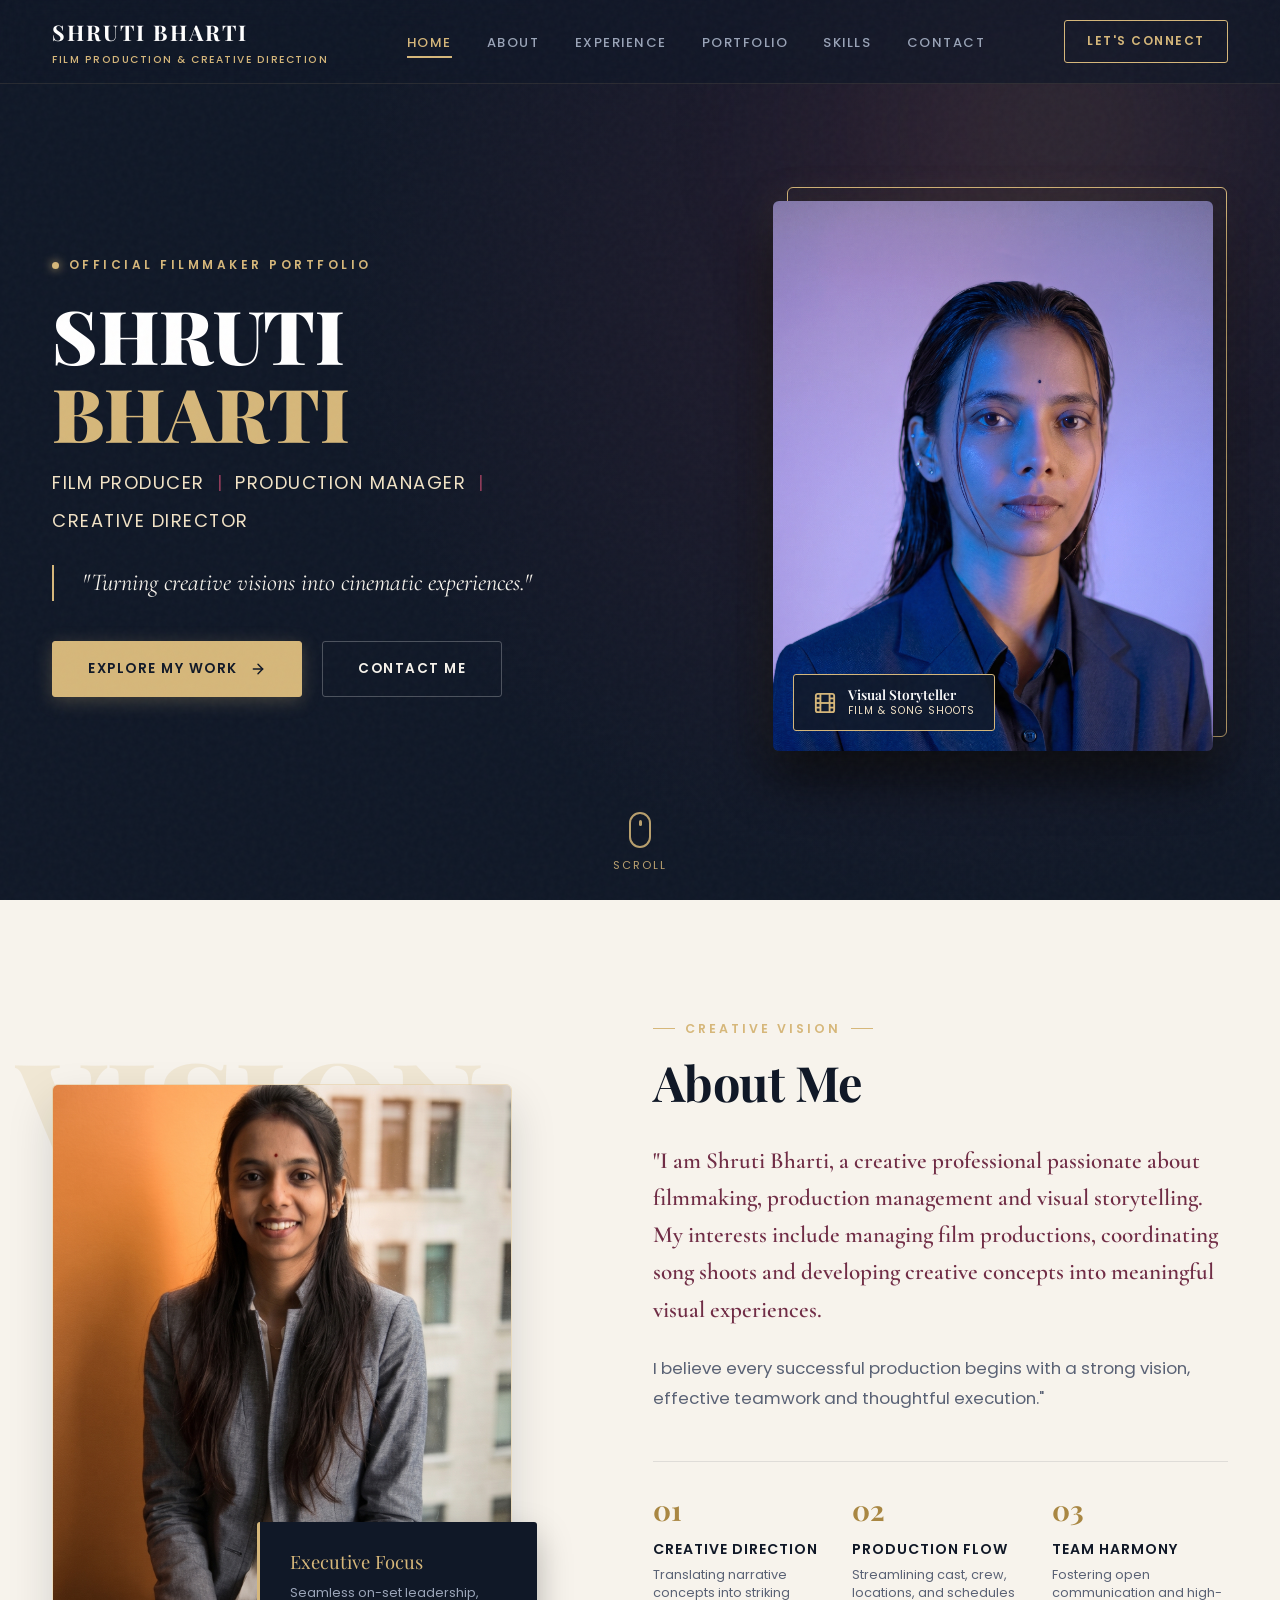
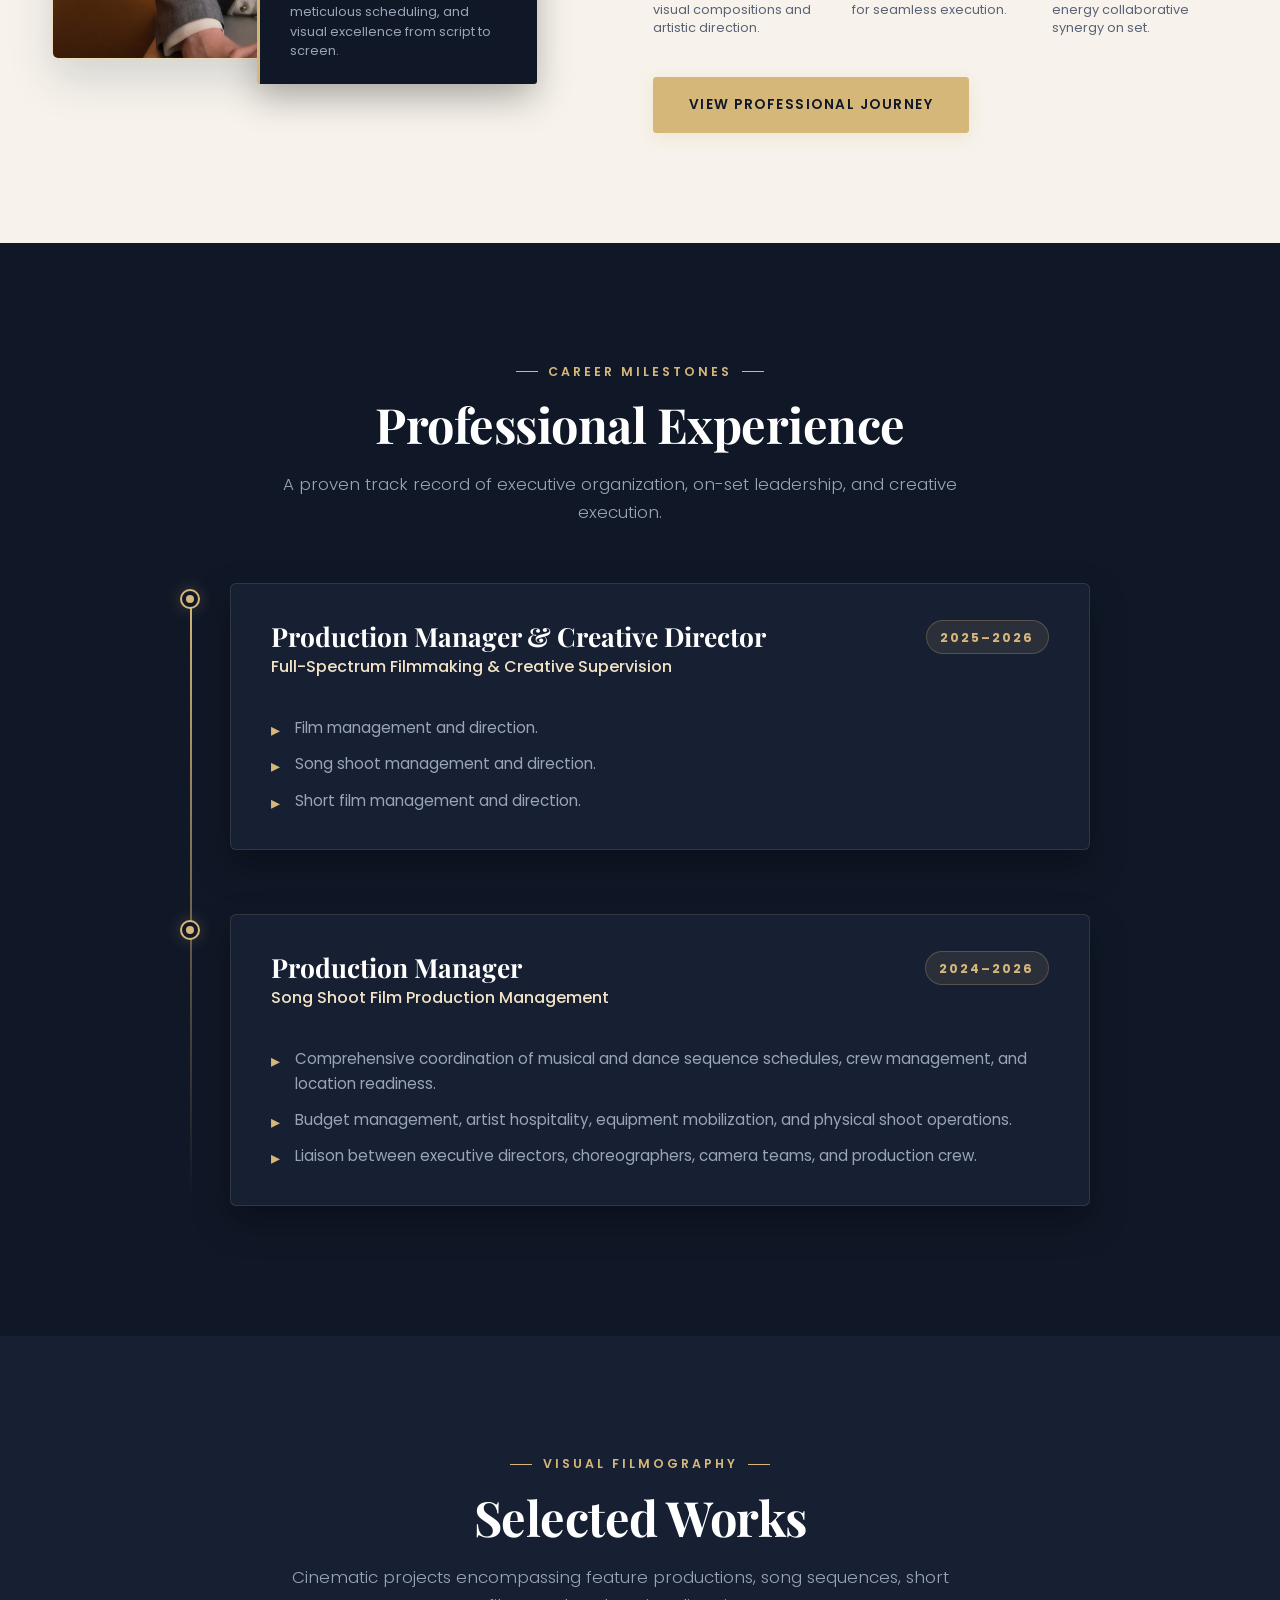
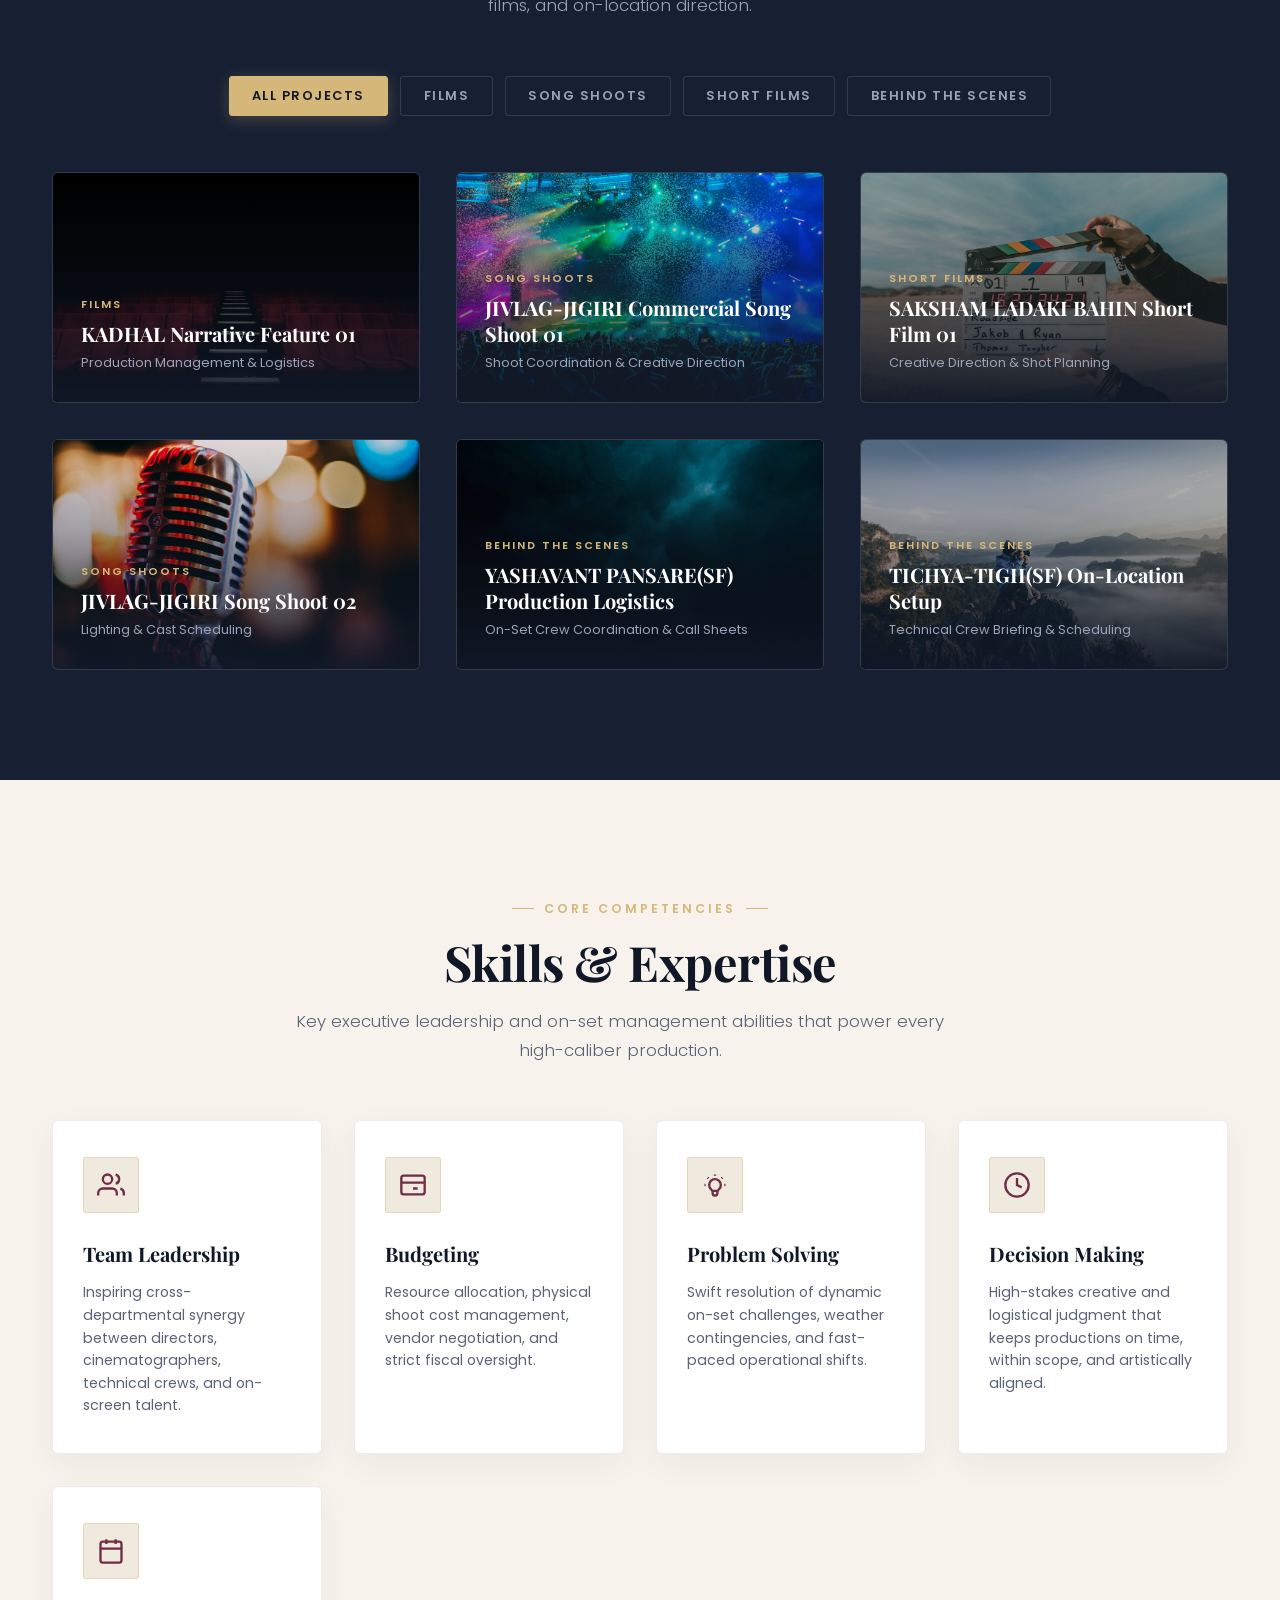
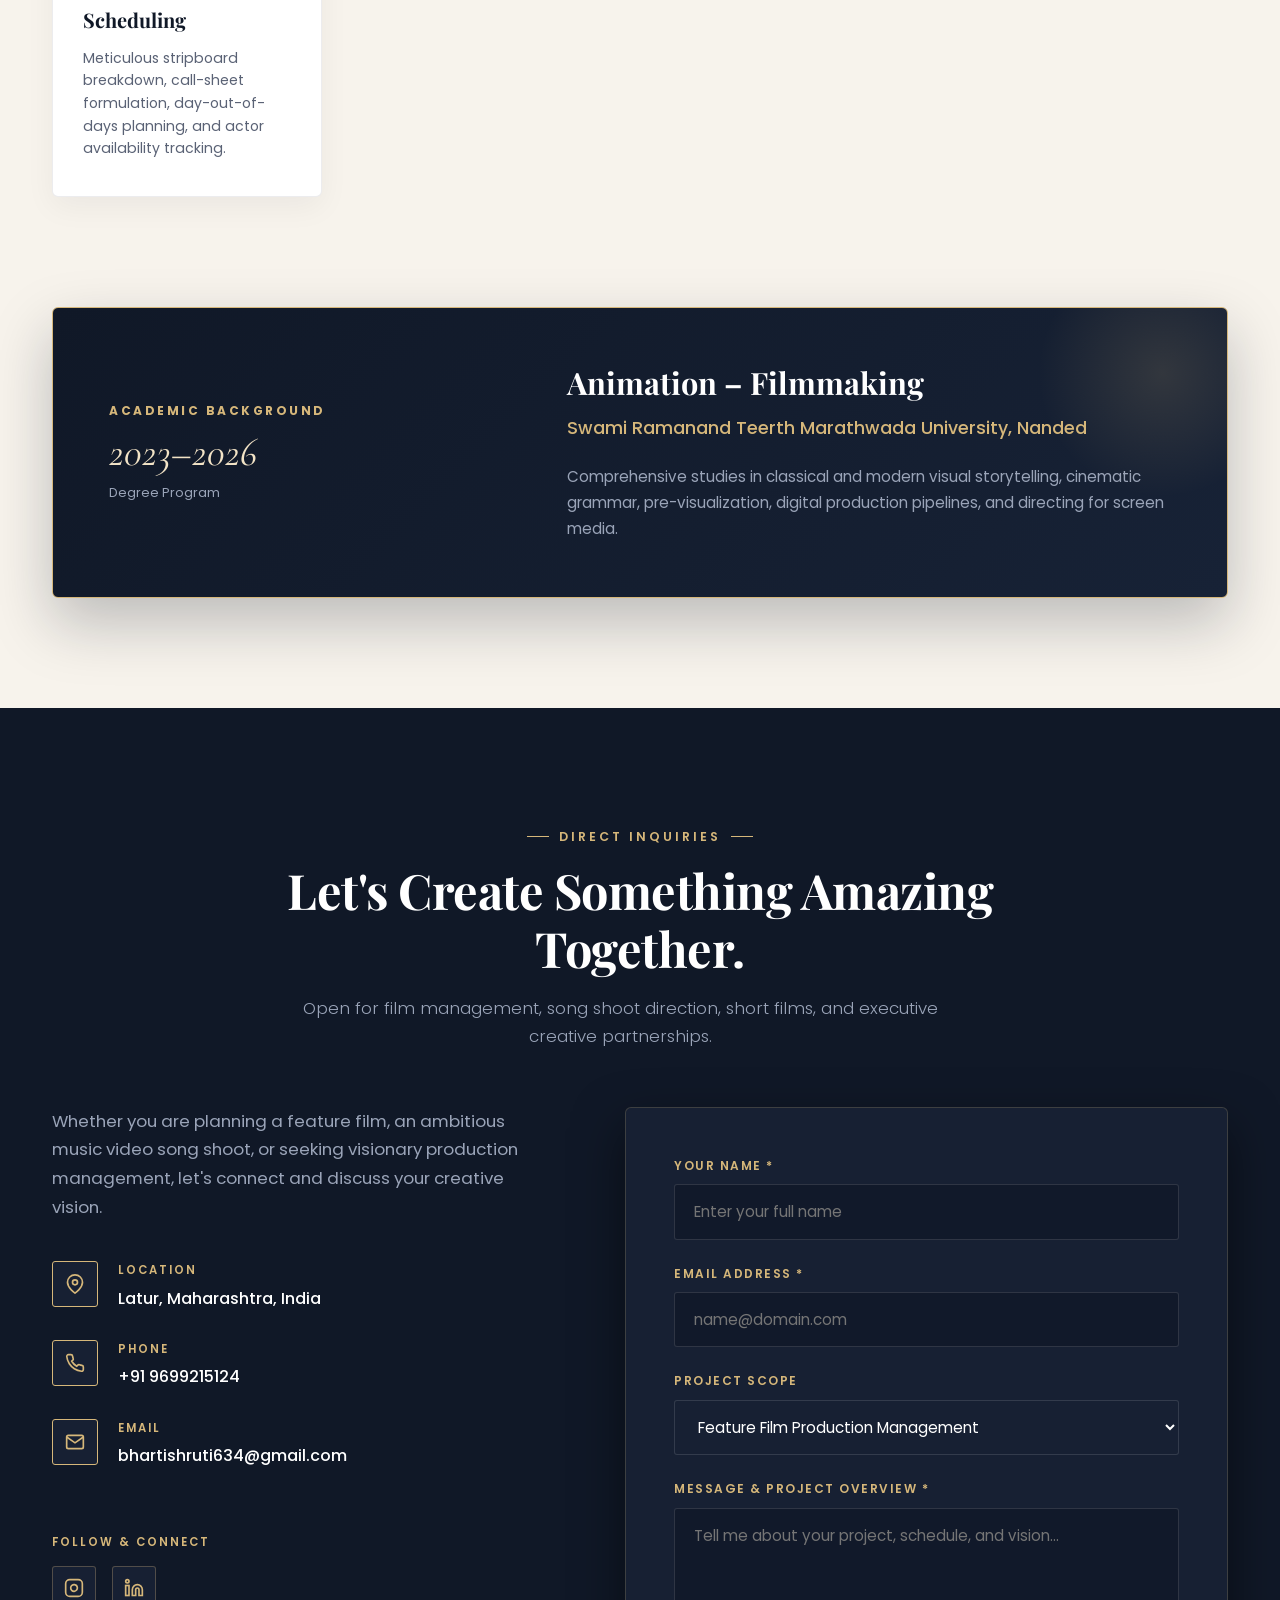
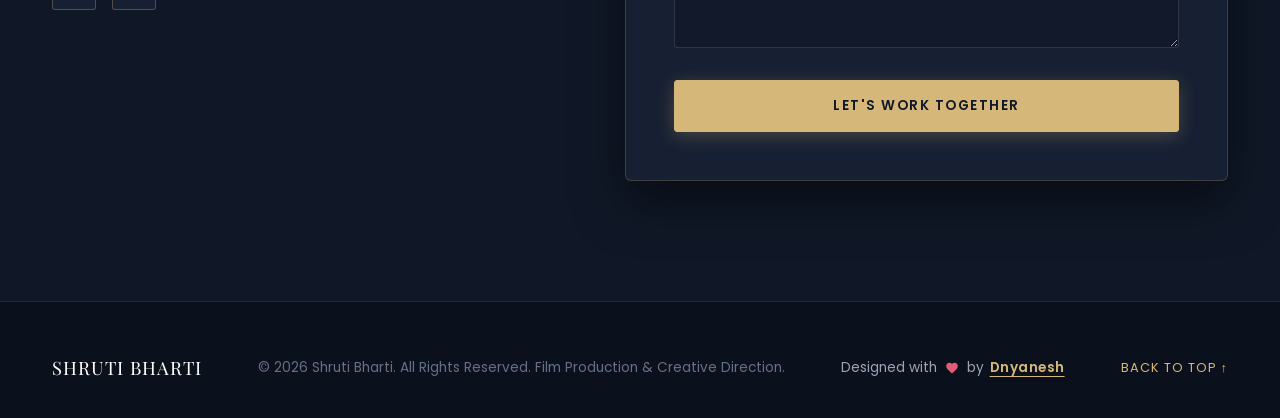
<file: port/index.html>
<!DOCTYPE html>
<html lang="en">
<head>
  <meta charset="UTF-8">
  <meta name="viewport" content="width=device-width, initial-scale=1.0">
  <meta name="description" content="Official Portfolio of Shruti Bharti — Film Producer, Production Manager, and Creative Director. Turning creative visions into cinematic experiences.">
  <meta name="keywords" content="Shruti Bharti, Film Producer, Production Manager, Creative Director, Song Shoot Management, Short Films, Visual Storytelling, Latur, Maharashtra">
  <meta name="author" content="Shruti Bharti">

  <!-- Open Graph Meta for Social Sharing -->
  <meta property="og:title" content="Shruti Bharti — Film Production Manager & Creative Director">
  <meta property="og:description" content="Turning creative visions into cinematic experiences. Explore the portfolio of Shruti Bharti.">
  <meta property="og:type" content="website">
  <meta property="og:image" content="assets/images/profile.jpg">

  <title>Shruti Bharti — Film Production Manager & Creative Director</title>

  <!-- Google Fonts: Playfair Display, Poppins, Cormorant Garamond -->
  <link rel="preconnect" href="https://fonts.googleapis.com">
  <link rel="preconnect" href="https://fonts.gstatic.com" crossorigin>
  <link href="https://fonts.googleapis.com/css2?family=Cormorant+Garamond:ital,wght@0,400;0,600;1,400;1,600&family=Playfair+Display:ital,wght@0,400;0,600;0,700;0,900;1,400;1,700&family=Poppins:wght@300;400;500;600;700&display=swap" rel="stylesheet">

  <!-- Custom CSS -->
  <link rel="stylesheet" href="css/style.css">
</head>
<body>

  <!-- Accessible Skip Link -->
  <a href="#about" class="skip-link">Skip to main content</a>

  <!-- Subtle Film Grain Overlay -->
  <div class="film-grain" aria-hidden="true"></div>

  <!-- ==========================================================================
       A. NAVIGATION
       ========================================================================== -->
  <header class="site-nav" id="siteNav">
    <div class="container nav-container">
      <a href="#home" class="nav-brand" aria-label="Shruti Bharti Home">
        <span class="brand-title">SHRUTI BHARTI</span>
        <span class="brand-role">Film Production & Creative Direction</span>
      </a>

      <!-- Desktop Links -->
      <nav aria-label="Main Navigation">
        <ul class="nav-links">
          <li><a href="#home" class="nav-link active">Home</a></li>
          <li><a href="#about" class="nav-link">About</a></li>
          <li><a href="#experience" class="nav-link">Experience</a></li>
          <li><a href="#portfolio" class="nav-link">Portfolio</a></li>
          <li><a href="#skills" class="nav-link">Skills</a></li>
          <li><a href="#contact" class="nav-link">Contact</a></li>
        </ul>
      </nav>

      <a href="#contact" class="nav-cta">Let's Connect</a>

      <!-- Mobile Hamburger Button -->
      <button class="hamburger" id="hamburgerBtn" aria-label="Toggle navigation menu" aria-expanded="false" aria-controls="mobileMenu">
        <span></span>
        <span></span>
        <span></span>
      </button>
    </div>
  </header>

  <!-- Mobile Drawer Menu -->
  <div class="mobile-menu" id="mobileMenu" aria-hidden="true">
    <ul class="mobile-nav-links">
      <li><a href="#home" class="mobile-nav-link">Home</a></li>
      <li><a href="#about" class="mobile-nav-link">About</a></li>
      <li><a href="#experience" class="mobile-nav-link">Experience</a></li>
      <li><a href="#portfolio" class="mobile-nav-link">Portfolio</a></li>
      <li><a href="#skills" class="mobile-nav-link">Skills</a></li>
      <li><a href="#contact" class="mobile-nav-link">Contact</a></li>
    </ul>
    <a href="#contact" class="btn btn-gold" style="width: 100%;">Let's Work Together</a>
  </div>

  <main>
    <!-- ==========================================================================
         B. HERO SECTION
         ========================================================================== -->
    <section class="hero-section" id="home">
      <div class="ambient-glow" aria-hidden="true"></div>

      <div class="container">
        <div class="hero-grid">
          <!-- Left: Editorial Typography -->
          <div class="hero-content reveal-fade">
            <div class="hero-tag">
              <span class="hero-tag-dot" aria-hidden="true"></span>
              Official Filmmaker Portfolio
            </div>

            <h1 class="hero-name">
              SHRUTI <span class="gold-text">BHARTI</span>
            </h1>

            <div class="hero-roles">
              <span>Film Producer</span>
              <span class="separator" aria-hidden="true">|</span>
              <span>Production Manager</span>
              <span class="separator" aria-hidden="true">|</span>
              <span>Creative Director</span>
            </div>

            <div class="hero-quote-box">
              <blockquote class="hero-quote">
                "Turning creative visions into cinematic experiences."
              </blockquote>
            </div>

            <div class="hero-actions">
              <a href="#portfolio" class="btn btn-gold">
                Explore My Work
                <svg width="16" height="16" viewBox="0 0 24 24" fill="none" stroke="currentColor" stroke-width="2.2" stroke-linecap="round" stroke-linejoin="round" aria-hidden="true">
                  <line x1="5" y1="12" x2="19" y2="12"></line>
                  <polyline points="12 5 19 12 12 19"></polyline>
                </svg>
              </a>
              <a href="#contact" class="btn btn-outline-light">
                Contact Me
              </a>
            </div>
          </div>

          <!-- Right: Large Professional Portrait -->
          <div class="hero-visual reveal-fade">
            <div class="portrait-frame-wrapper">
              <div class="portrait-gold-border" aria-hidden="true"></div>
              <div class="portrait-container">
                <img src="assets/images/profile.png" alt="Shruti Bharti — Film Production Manager and Creative Director" width="500" height="625" priority>
              </div>

              <!-- Decorative Badge -->
              <div class="portrait-badge">
                <div class="badge-icon" aria-hidden="true">
                  <svg width="22" height="22" viewBox="0 0 24 24" fill="none" stroke="currentColor" stroke-width="2">
                    <rect x="2" y="2" width="20" height="20" rx="2.18" ry="2.18"></rect>
                    <line x1="7" y1="2" x2="7" y2="22"></line>
                    <line x1="17" y1="2" x2="17" y2="22"></line>
                    <line x1="2" y1="12" x2="22" y2="12"></line>
                    <line x1="2" y1="7" x2="7" y2="7"></line>
                    <line x1="2" y1="17" x2="7" y2="17"></line>
                    <line x1="17" y1="17" x2="22" y2="17"></line>
                    <line x1="17" y1="7" x2="22" y2="7"></line>
                  </svg>
                </div>
                <div>
                  <div class="badge-title">Visual Storyteller</div>
                  <div class="badge-subtitle">Film & Song Shoots</div>
                </div>
              </div>
            </div>
          </div>
        </div>
      </div>

      <!-- Scroll Indicator -->
      <a href="#about" class="hero-scroll-indicator" aria-label="Scroll to About Section">
        <div class="mouse-scroll" aria-hidden="true">
          <div class="mouse-wheel"></div>
        </div>
        <span>Scroll</span>
      </a>
    </section>

    <!-- ==========================================================================
         C. ABOUT ME SECTION
         ========================================================================== -->
    <section class="section section-ivory about-section" id="about">
      <div class="container">
        <div class="about-grid">
          <!-- Left: Large Portrait & Decorative Typography -->
          <div class="about-visual reveal-fade">
            <div class="about-image-wrapper">
              <div class="about-decor-text" aria-hidden="true">VISION</div>
              <div class="about-image-frame">
                <img src="assets/images/about2.png" alt="Shruti Bharti managing film production on set" width="460" height="575" loading="lazy">
              </div>

              <div class="about-accent-card">
                <div class="card-highlight">Executive Focus</div>
                <div class="card-caption">Seamless on-set leadership, meticulous scheduling, and visual excellence from script to screen.</div>
              </div>
            </div>
          </div>

          <!-- Right: Two-Column Editorial Text -->
          <div class="about-content reveal-fade">
            <div class="section-header" style="margin-bottom: 2rem;">
              <span class="eyebrow">Creative Vision</span>
              <h2 class="section-title">About Me</h2>
            </div>

            <p class="about-intro-lead">
              "I am Shruti Bharti, a creative professional passionate about filmmaking, production management and visual storytelling. My interests include managing film productions, coordinating song shoots and developing creative concepts into meaningful visual experiences.
            </p>

            <p class="about-body-text">
              I believe every successful production begins with a strong vision, effective teamwork and thoughtful execution."
            </p>

            <!-- Key Production Pillars -->
            <div class="about-pillars">
              <div class="pillar-item">
                <span class="pillar-number">01</span>
                <span class="pillar-title">Creative Direction</span>
                <p class="pillar-desc">Translating narrative concepts into striking visual compositions and artistic direction.</p>
              </div>

              <div class="pillar-item">
                <span class="pillar-number">02</span>
                <span class="pillar-title">Production Flow</span>
                <p class="pillar-desc">Streamlining cast, crew, locations, and schedules for seamless execution.</p>
              </div>

              <div class="pillar-item">
                <span class="pillar-number">03</span>
                <span class="pillar-title">Team Harmony</span>
                <p class="pillar-desc">Fostering open communication and high-energy collaborative synergy on set.</p>
              </div>
            </div>

            <div style="margin-top: 2.5rem;">
              <a href="#experience" class="btn btn-gold">
                View Professional Journey
              </a>
            </div>
          </div>
        </div>
      </div>
    </section>

    <!-- ==========================================================================
         D. PROFESSIONAL EXPERIENCE (VERTICAL TIMELINE)
         ========================================================================== -->
    <section class="section section-dark experience-section" id="experience">
      <div class="container">
        <div class="section-header text-center reveal-fade">
          <span class="eyebrow">Career Milestones</span>
          <h2 class="section-title">Professional Experience</h2>
          <p class="section-subtitle">A proven track record of executive organization, on-set leadership, and creative execution.</p>
        </div>

        <div class="timeline-wrapper">
          <!-- Experience 2: 2025–2026 -->
          <div class="timeline-item reveal-fade">
            <div class="timeline-marker" aria-hidden="true"></div>
            <div class="timeline-card">
              <div class="timeline-header">
                <div>
                  <h3 class="timeline-role">Production Manager & Creative Director</h3>
                  <div class="timeline-scope">Full-Spectrum Filmmaking & Creative Supervision</div>
                </div>
                <span class="timeline-period">2025–2026</span>
              </div>

              <ul class="timeline-duties">
                <li class="timeline-duty-item">Film management and direction.</li>
                <li class="timeline-duty-item">Song shoot management and direction.</li>
                <li class="timeline-duty-item">Short film management and direction.</li>
              </ul>
            </div>
          </div>

          <!-- Experience 1: 2024–2026 -->
          <div class="timeline-item reveal-fade">
            <div class="timeline-marker" aria-hidden="true"></div>
            <div class="timeline-card">
              <div class="timeline-header">
                <div>
                  <h3 class="timeline-role">Production Manager</h3>
                  <div class="timeline-scope">Song Shoot Film Production Management</div>
                </div>
                <span class="timeline-period">2024–2026</span>
              </div>

              <ul class="timeline-duties">
                <li class="timeline-duty-item">Comprehensive coordination of musical and dance sequence schedules, crew management, and location readiness.</li>
                <li class="timeline-duty-item">Budget management, artist hospitality, equipment mobilization, and physical shoot operations.</li>
                <li class="timeline-duty-item">Liaison between executive directors, choreographers, camera teams, and production crew.</li>
              </ul>
            </div>
          </div>
        </div>
      </div>
    </section>

    <!-- ==========================================================================
         E. SELECTED WORKS / PORTFOLIO
         ========================================================================== -->
    <section class="section section-dark portfolio-section" id="portfolio">
      <div class="container">
        <div class="section-header text-center reveal-fade">
          <span class="eyebrow">Visual Filmography</span>
          <h2 class="section-title">Selected Works</h2>
          <p class="section-subtitle">Cinematic projects encompassing feature productions, song sequences, short films, and on-location direction.</p>
        </div>

        <!-- Filter Categories -->
        <div class="portfolio-filter-bar reveal-fade" role="tablist" aria-label="Portfolio Categories">
          <button class="filter-btn active" data-filter="all" role="tab" aria-selected="true">All Projects</button>
          <button class="filter-btn" data-filter="films" role="tab" aria-selected="false">Films</button>
          <button class="filter-btn" data-filter="song-shoots" role="tab" aria-selected="false">Song Shoots</button>
          <button class="filter-btn" data-filter="short-films" role="tab" aria-selected="false">Short Films</button>
          <button class="filter-btn" data-filter="bts" role="tab" aria-selected="false">Behind the Scenes</button>
        </div>

        <!-- Portfolio Cards Grid (Clearly labeled editable placeholders) -->
        <div class="portfolio-grid" id="portfolioGrid">

          <!-- Project 1: Film -->
          <article class="portfolio-card reveal-fade" 
                   data-category="films"
                   data-category-label="Films"
                   data-title="KADHAL Feature Narrative Production 01"
                   data-full-img="assets/images/projects/project-film-1.jpg">
            <div class="card-media-wrapper">
              <img src="assets/images/projects/project-film-1.jpg" alt="KADHAL Feature Film Production Management" loading="lazy">
              <div class="card-overlay">
                <span class="card-category-tag">Films</span>
                <h3 class="card-title">KADHAL Narrative Feature 01</h3>
                <span class="card-role-desc">Production Management & Logistics</span>
              </div>
            </div>
            <div class="card-action-bar">
              <button class="btn-card-icon btn-open-lightbox" aria-label="View Project in Lightbox">
                <svg width="18" height="18" viewBox="0 0 24 24" fill="none" stroke="currentColor" stroke-width="2" aria-hidden="true">
                  <path d="M15 3h6v6M9 21H3v-6M21 3l-7 7M3 21l7-7"></path>
                </svg>
              </button>
            </div>
          </article>

          <!-- Project 2: Song Shoot -->
          <article class="portfolio-card reveal-fade" 
                   data-category="song-shoots"
                   data-category-label="Song Shoots"
                   data-title="JIVLAG-JIGIRI Commercial Song Shoot — Visual Symphony"
                   data-full-img="assets/images/projects/project-song-1.jpg">
            <div class="card-media-wrapper">
              <img src="assets/images/projects/project-song-1.jpg" alt="JIVLAG-JIGIRI Commercial Song Shoot Coordination" loading="lazy">
              <div class="card-overlay">
                <span class="card-category-tag">Song Shoots</span>
                <h3 class="card-title">JIVLAG-JIGIRI Commercial Song Shoot 01</h3>
                <span class="card-role-desc">Shoot Coordination & Creative Direction</span>
              </div>
            </div>
            <div class="card-action-bar">
              <button class="btn-card-icon btn-open-lightbox" aria-label="View Project in Lightbox">
                <svg width="18" height="18" viewBox="0 0 24 24" fill="none" stroke="currentColor" stroke-width="2" aria-hidden="true">
                  <path d="M15 3h6v6M9 21H3v-6M21 3l-7 7M3 21l7-7"></path>
                </svg>
              </button>
            </div>
          </article>

          <!-- Project 3: Short Film -->
          <article class="portfolio-card reveal-fade" 
                   data-category="short-films"
                   data-category-label="Short Films"
                   data-title="SAKSHAM LADAKI BAHIN Narrative Short Film — Shadows of Dusk"
                   data-full-img="assets/images/projects/project-short-1.jpg">
            <div class="card-media-wrapper">
              <img src="assets/images/projects/project-short-1.jpg" alt="SAKSHAM LADAKI BAHIN Short Film Direction & Management" loading="lazy">
              <div class="card-overlay">
                <span class="card-category-tag">Short Films</span>
                <h3 class="card-title">SAKSHAM LADAKI BAHIN Short Film 01</h3>
                <span class="card-role-desc">Creative Direction & Shot Planning</span>
              </div>
            </div>
            <div class="card-action-bar">
              <button class="btn-card-icon btn-open-lightbox" aria-label="View Project in Lightbox">
                <svg width="18" height="18" viewBox="0 0 24 24" fill="none" stroke="currentColor" stroke-width="2" aria-hidden="true">
                  <path d="M15 3h6v6M9 21H3v-6M21 3l-7 7M3 21l7-7"></path>
                </svg>
              </button>
            </div>
          </article>

          <!-- Project 4: Song Shoot -->
          <article class="portfolio-card reveal-fade" 
                   data-category="song-shoots"
                   data-category-label="Song Shoots"
                   data-title="[Placeholder] High-Energy Dance Sequence — Song Shoot 02"
                   data-full-img="assets/images/projects/project-song-2.jpg">
            <div class="card-media-wrapper">
              <img src="assets/images/projects/project-song-2.jpg" alt="[Placeholder] Musical Choreography Shoot Management" loading="lazy">
              <div class="card-overlay">
                <span class="card-category-tag">Song Shoots</span>
                <h3 class="card-title">JIVLAG-JIGIRI Song Shoot 02</h3>
                <span class="card-role-desc">Lighting & Cast Scheduling</span>
              </div>
            </div>
            <div class="card-action-bar">
              <button class="btn-card-icon btn-open-lightbox" aria-label="View Project in Lightbox">
                <svg width="18" height="18" viewBox="0 0 24 24" fill="none" stroke="currentColor" stroke-width="2" aria-hidden="true">
                  <path d="M15 3h6v6M9 21H3v-6M21 3l-7 7M3 21l7-7"></path>
                </svg>
              </button>
            </div>
          </article>

          <!-- Project 5: Behind the Scenes -->
          <article class="portfolio-card reveal-fade" 
                   data-category="bts"
                   data-category-label="Behind the Scenes"
                   data-title="YASHAVANT PANSARE(SF) On-Set Production Logistics & Call Sheets"
                   data-full-img="assets/images/projects/project-bts-1.jpg">
            <div class="card-media-wrapper">
              <img src="assets/images/projects/project-bts-1.jpg" alt="YASHAVANT PANSARE(SF) Behind the scenes film crew management" loading="lazy">
              <div class="card-overlay">
                <span class="card-category-tag">Behind the Scenes</span>
                <h3 class="card-title">YASHAVANT PANSARE(SF) Production Logistics</h3>
                <span class="card-role-desc">On-Set Crew Coordination & Call Sheets</span>
              </div>
            </div>
            <div class="card-action-bar">
              <button class="btn-card-icon btn-open-lightbox" aria-label="View Project in Lightbox">
                <svg width="18" height="18" viewBox="0 0 24 24" fill="none" stroke="currentColor" stroke-width="2" aria-hidden="true">
                  <path d="M15 3h6v6M9 21H3v-6M21 3l-7 7M3 21l7-7"></path>
                </svg>
              </button>
            </div>
          </article>

          <!-- Project 6: Behind the Scenes -->
          <article class="portfolio-card reveal-fade" 
                   data-category="bts"
                   data-category-label="Behind the Scenes"
                   data-title="[Placeholder] Camera Rigging & Rigorous Setup Coordination"
                   data-full-img="assets/images/projects/project-bts-2.jpg">
            <div class="card-media-wrapper">
              <img src="assets/images/projects/project-bts-2.jpg" alt="[Placeholder] On-location camera and rigging setup" loading="lazy">
              <div class="card-overlay">
                <span class="card-category-tag">Behind the Scenes</span>
                <h3 class="card-title">TICHYA-TIGII(SF) On-Location Setup</h3>
                <span class="card-role-desc">Technical Crew Briefing & Scheduling</span>
              </div>
            </div>
            <div class="card-action-bar">
              <button class="btn-card-icon btn-open-lightbox" aria-label="View Project in Lightbox">
                <svg width="18" height="18" viewBox="0 0 24 24" fill="none" stroke="currentColor" stroke-width="2" aria-hidden="true">
                  <path d="M15 3h6v6M9 21H3v-6M21 3l-7 7M3 21l7-7"></path>
                </svg>
              </button>
            </div>
          </article>

        </div>
      </div>
    </section>

    <!-- ==========================================================================
         F. SKILLS & EXPERTISE
         ========================================================================== -->
    <section class="section section-ivory skills-section" id="skills">
      <div class="container">
        <div class="section-header text-center reveal-fade">
          <span class="eyebrow">Core Competencies</span>
          <h2 class="section-title">Skills & Expertise</h2>
          <p class="section-subtitle">Key executive leadership and on-set management abilities that power every high-caliber production.</p>
        </div>

        <div class="skills-grid">
          <!-- Skill 1: Team Leadership -->
          <div class="skill-card reveal-fade">
            <div class="skill-icon-box" aria-hidden="true">
              <svg width="28" height="28" viewBox="0 0 24 24" fill="none" stroke="currentColor" stroke-width="2">
                <path d="M17 21v-2a4 4 0 0 0-4-4H5a4 4 0 0 0-4 4v2"></path>
                <circle cx="9" cy="7" r="4"></circle>
                <path d="M23 21v-2a4 4 0 0 0-3-3.87"></path>
                <path d="M16 3.13a4 4 0 0 1 0 7.75"></path>
              </svg>
            </div>
            <h3 class="skill-title">Team Leadership</h3>
            <p class="skill-desc">Inspiring cross-departmental synergy between directors, cinematographers, technical crews, and on-screen talent.</p>
          </div>

          <!-- Skill 2: Budgeting -->
          <div class="skill-card reveal-fade">
            <div class="skill-icon-box" aria-hidden="true">
              <svg width="28" height="28" viewBox="0 0 24 24" fill="none" stroke="currentColor" stroke-width="2">
                <rect x="2" y="4" width="20" height="16" rx="2"></rect>
                <line x1="2" y1="10" x2="22" y2="10"></line>
                <line x1="12" y1="15" x2="16" y2="15"></line>
              </svg>
            </div>
            <h3 class="skill-title">Budgeting</h3>
            <p class="skill-desc">Resource allocation, physical shoot cost management, vendor negotiation, and strict fiscal oversight.</p>
          </div>

          <!-- Skill 3: Problem Solving -->
          <div class="skill-card reveal-fade">
            <div class="skill-icon-box" aria-hidden="true">
              <svg width="28" height="28" viewBox="0 0 24 24" fill="none" stroke="currentColor" stroke-width="2">
                <path d="M9.663 17h4.673M12 3v1m6.364 1.636l-.707.707M21 12h-1M4 12H3m3.343-5.657l-.707-.707m2.828 9.9a5 5 0 1 1 7.072 0l-.548.547A3.374 3.374 0 0 0 14 18.469V19a2 2 0 1 1-4 0v-.531c0-.895-.356-1.754-.988-2.386l-.548-.547z"></path>
              </svg>
            </div>
            <h3 class="skill-title">Problem Solving</h3>
            <p class="skill-desc">Swift resolution of dynamic on-set challenges, weather contingencies, and fast-paced operational shifts.</p>
          </div>

          <!-- Skill 4: Decision Making -->
          <div class="skill-card reveal-fade">
            <div class="skill-icon-box" aria-hidden="true">
              <svg width="28" height="28" viewBox="0 0 24 24" fill="none" stroke="currentColor" stroke-width="2">
                <circle cx="12" cy="12" r="10"></circle>
                <path d="M12 6v6l4 2"></path>
              </svg>
            </div>
            <h3 class="skill-title">Decision Making</h3>
            <p class="skill-desc">High-stakes creative and logistical judgment that keeps productions on time, within scope, and artistically aligned.</p>
          </div>

          <!-- Skill 5: Scheduling -->
          <div class="skill-card reveal-fade">
            <div class="skill-icon-box" aria-hidden="true">
              <svg width="28" height="28" viewBox="0 0 24 24" fill="none" stroke="currentColor" stroke-width="2">
                <rect x="3" y="4" width="18" height="18" rx="2" ry="2"></rect>
                <line x1="16" y1="2" x2="16" y2="6"></line>
                <line x1="8" y1="2" x2="8" y2="6"></line>
                <line x1="3" y1="10" x2="21" y2="10"></line>
              </svg>
            </div>
            <h3 class="skill-title">Scheduling</h3>
            <p class="skill-desc">Meticulous stripboard breakdown, call-sheet formulation, day-out-of-days planning, and actor availability tracking.</p>
          </div>
        </div>
      </div>
    </section>

    <!-- ==========================================================================
         G. EDUCATION SECTION
         ========================================================================== -->
    <section class="section section-ivory education-section" id="education">
      <div class="container">
        <div class="education-banner reveal-fade">
          <div class="edu-badge-wrap">
            <span class="edu-label">Academic Background</span>
            <div class="edu-duration">2023–2026</div>
            <span class="edu-status">Degree Program</span>
          </div>

          <div>
            <h3 class="edu-degree">Animation – Filmmaking</h3>
            <div class="edu-university">Swami Ramanand Teerth Marathwada University, Nanded</div>
            <p class="edu-details">
              Comprehensive studies in classical and modern visual storytelling, cinematic grammar, pre-visualization, digital production pipelines, and directing for screen media.
            </p>
          </div>
        </div>
      </div>
    </section>

    <!-- ==========================================================================
         H. CONTACT SECTION
         ========================================================================== -->
    <section class="section section-dark contact-section" id="contact">
      <div class="container">
        <div class="section-header text-center reveal-fade">
          <span class="eyebrow">Direct Inquiries</span>
          <h2 class="section-title">Let's Create Something Amazing Together.</h2>
          <p class="section-subtitle">Open for film management, song shoot direction, short films, and executive creative partnerships.</p>
        </div>

        <div class="contact-grid">
          <!-- Left: Contact Details -->
          <div class="contact-info-col reveal-fade">
            <p class="contact-lead-text">
              Whether you are planning a feature film, an ambitious music video song shoot, or seeking visionary production management, let's connect and discuss your creative vision.
            </p>

            <div class="contact-details-list">
              <!-- Location -->
              <div class="contact-detail-item">
                <div class="contact-icon-box" aria-hidden="true">
                  <svg width="20" height="20" viewBox="0 0 24 24" fill="none" stroke="currentColor" stroke-width="2">
                    <path d="M21 10c0 7-9 13-9 13s-9-6-9-13a9 9 0 0 1 18 0z"></path>
                    <circle cx="12" cy="10" r="3"></circle>
                  </svg>
                </div>
                <div class="contact-detail-text">
                  <span class="contact-label">Location</span>
                  <span class="contact-value">Latur, Maharashtra, India</span>
                </div>
              </div>

              <!-- Phone (from resume placeholder) -->
              <div class="contact-detail-item">
                <div class="contact-icon-box" aria-hidden="true">
                  <svg width="20" height="20" viewBox="0 0 24 24" fill="none" stroke="currentColor" stroke-width="2">
                    <path d="M22 16.92v3a2 2 0 0 1-2.18 2 19.79 19.79 0 0 1-8.63-3.07 19.5 19.5 0 0 1-6-6 19.79 19.79 0 0 1-3.07-8.67A2 2 0 0 1 4.11 2h3a2 2 0 0 1 2 1.72 12.84 12.84 0 0 0 .7 2.81 2 2 0 0 1-.45 2.11L8.09 9.91a16 16 0 0 0 6 6l1.27-1.27a2 2 0 0 1 2.11-.45 12.84 12.84 0 0 0 2.81.7A2 2 0 0 1 22 16.92z"></path>
                  </svg>
                </div>
                <div class="contact-detail-text">
                  <span class="contact-label">Phone</span>
                  <!-- Update with phone number from resume -->
                  <span class="contact-value"><a href="tel:+91 9699215124">+91 9699215124</a></span>
                </div>
              </div>

              <!-- Email (from resume placeholder) -->
              <div class="contact-detail-item">
                <div class="contact-icon-box" aria-hidden="true">
                  <svg width="20" height="20" viewBox="0 0 24 24" fill="none" stroke="currentColor" stroke-width="2">
                    <path d="M4 4h16c1.1 0 2 .9 2 2v12c0 1.1-.9 2-2 2H4c-1.1 0-2-.9-2-2V6c0-1.1.9-2 2-2z"></path>
                    <polyline points="22,6 12,13 2,6"></polyline>
                  </svg>
                </div>
                <div class="contact-detail-text">
                  <span class="contact-label">Email</span>
                  <!-- Update with email from resume -->
                  <span class="contact-value"><a href="mailto:bhartishruti634@gmail.com">bhartishruti634@gmail.com</a></span>
                </div>
              </div>
            </div>

            <!-- Social Links Placeholder -->
            <div style="margin-top: 1rem;">
              <span class="contact-label" style="display: block; margin-bottom: 0.85rem;">Follow & Connect</span>
              <div class="social-links">
                <!-- Instagram -->
                <a href="https://instagram.com" target="_blank" rel="https://www.instagram.com/_shruti_bharti?knvt=ZTlheXVzY24wejNm" class="social-btn" aria-label="Shruti Bharti Instagram Profile">
                  <svg width="20" height="20" viewBox="0 0 24 24" fill="none" stroke="currentColor" stroke-width="2" aria-hidden="true">
                    <rect x="2" y="2" width="20" height="20" rx="5" ry="5"></rect>
                    <path d="M16 11.37A4 4 0 1 1 12.63 8 4 4 0 0 1 16 11.37z"></path>
                    <line x1="17.5" y1="6.5" x2="17.51" y2="6.5"></line>
                  </svg>
                </a>
                <!-- LinkedIn -->
                <a href="https://linkedin.com" target="_blank" rel="noopener noreferrer" class="social-btn" aria-label="Shruti Bharti LinkedIn Profile">
                  <svg width="20" height="20" viewBox="0 0 24 24" fill="none" stroke="currentColor" stroke-width="2" aria-hidden="true">
                    <path d="M16 8a6 6 0 0 1 6 6v7h-4v-7a2 2 0 0 0-2-2 2 2 0 0 0-2 2v7h-4v-7a6 6 0 0 1 6-6z"></path>
                    <rect x="2" y="9" width="4" height="12"></rect>
                    <circle cx="4" cy="4" r="2"></circle>
                  </svg>
                </a>
              </div>
            </div>
          </div>

          <!-- Right: Professional Inquiry Form -->
          <div class="contact-form-col reveal-fade">
            <div class="contact-form-card">
              <form id="contactForm" novalidate>
                <div class="form-group">
                  <label for="contactName" class="form-label">Your Name *</label>
                  <input type="text" id="contactName" class="form-control" placeholder="Enter your full name" required>
                </div>

                <div class="form-group">
                  <label for="contactEmail" class="form-label">Email Address *</label>
                  <input type="email" id="contactEmail" class="form-control" placeholder="name@domain.com" required>
                </div>

                <div class="form-group">
                  <label for="contactProject" class="form-label">Project Scope</label>
                  <select id="contactProject" class="form-control">
                    <option value="Feature Film Production">Feature Film Production Management</option>
                    <option value="Song Shoot Management">Song Shoot & Music Video</option>
                    <option value="Short Film Direction">Short Film Direction & Execution</option>
                    <option value="Creative Consultation">Creative Direction Consultation</option>
                    <option value="Other Production">Other Production Inquiry</option>
                  </select>
                </div>

                <div class="form-group">
                  <label for="contactMessage" class="form-label">Message & Project Overview *</label>
                  <textarea id="contactMessage" class="form-control" placeholder="Tell me about your project, schedule, and vision..." required></textarea>
                </div>

                <button type="submit" class="btn btn-gold" style="width: 100%;">
                  Let's Work Together
                </button>

                <div id="formFeedback" class="form-feedback" role="alert"></div>
              </form>
            </div>
          </div>
        </div>
      </div>
    </section>
  </main>

  <!-- ==========================================================================
       FOOTER
       ========================================================================== -->
  <footer class="site-footer">
    <div class="container footer-inner">
      <div class="footer-brand-text">
        SHRUTI BHARTI
      </div>
      <div class="footer-copy">
        &copy; 2026 Shruti Bharti. All Rights Reserved. Film Production & Creative Direction.
      </div>
      <div class="footer-credit">
        Designed with <span class="footer-heart" aria-label="love"><svg width="14" height="14" viewBox="0 0 24 24" fill="currentColor" aria-hidden="true"><path d="M12 21.35l-1.45-1.32C5.4 15.36 2 12.28 2 8.5 2 5.42 4.42 3 7.5 3c1.74 0 3.41.81 4.5 2.09C13.09 3.81 14.76 3 16.5 3 19.58 3 22 5.42 22 8.5c0 3.78-3.4 6.86-8.55 11.54L12 21.35z"/></svg></span> by <a href="https://wa.me/918767389138?text=Hi%20Dnyanesh%2C%20I%20saw%20your%20work%20on%20Shruti%20Bharti's%20portfolio%20website%20and%20would%20like%20to%20inquire%20about%20website%20development." target="_blank" rel="noopener noreferrer" class="credit-link" title="Contact Dnyanesh on WhatsApp for web development inquiries">Dnyanesh</a>
      </div>
      <div>
        <a href="#home" class="footer-back-link">Back to Top ↑</a>
      </div>
    </div>
  </footer>

  <!-- ==========================================================================
       LIGHTBOX MODAL
       ========================================================================== -->
  <div class="lightbox-modal" id="lightboxModal" role="dialog" aria-modal="true" aria-hidden="true" aria-label="Project Preview Lightbox">
    <button class="lightbox-close-btn" id="lightboxCloseBtn" aria-label="Close Project Lightbox">
      <svg width="22" height="22" viewBox="0 0 24 24" fill="none" stroke="currentColor" stroke-width="2" aria-hidden="true">
        <line x1="18" y1="6" x2="6" y2="18"></line>
        <line x1="6" y1="6" x2="18" y2="18"></line>
      </svg>
    </button>

    <button class="lightbox-nav-btn lightbox-prev-btn" id="lightboxPrevBtn" aria-label="Previous Project">
      <svg width="22" height="22" viewBox="0 0 24 24" fill="none" stroke="currentColor" stroke-width="2" aria-hidden="true">
        <polyline points="15 18 9 12 15 6"></polyline>
      </svg>
    </button>

    <div class="lightbox-content-box">
      <div class="lightbox-media-container" id="lightboxMediaContainer">
        <!-- Injected via JavaScript -->
      </div>
      <div class="lightbox-caption-area">
        <div class="lightbox-caption-category" id="lightboxCategory">Films</div>
        <h3 class="lightbox-caption-title" id="lightboxTitle">Project Title</h3>
      </div>
    </div>

    <button class="lightbox-nav-btn lightbox-next-btn" id="lightboxNextBtn" aria-label="Next Project">
      <svg width="22" height="22" viewBox="0 0 24 24" fill="none" stroke="currentColor" stroke-width="2" aria-hidden="true">
        <polyline points="9 18 15 12 9 6"></polyline>
      </svg>
    </button>
  </div>

  <!-- Back to Top Floating Button -->
  <button class="back-to-top" id="backToTopBtn" aria-label="Scroll back to top of page">
    <svg width="20" height="20" viewBox="0 0 24 24" fill="none" stroke="currentColor" stroke-width="2.2" stroke-linecap="round" stroke-linejoin="round" aria-hidden="true">
      <line x1="12" y1="19" x2="12" y2="5"></line>
      <polyline points="5 12 12 5 19 12"></polyline>
    </svg>
  </button>

  <!-- Vanilla JavaScript -->
  <script src="js/script.js"></script>
</body>
</html>
</file>
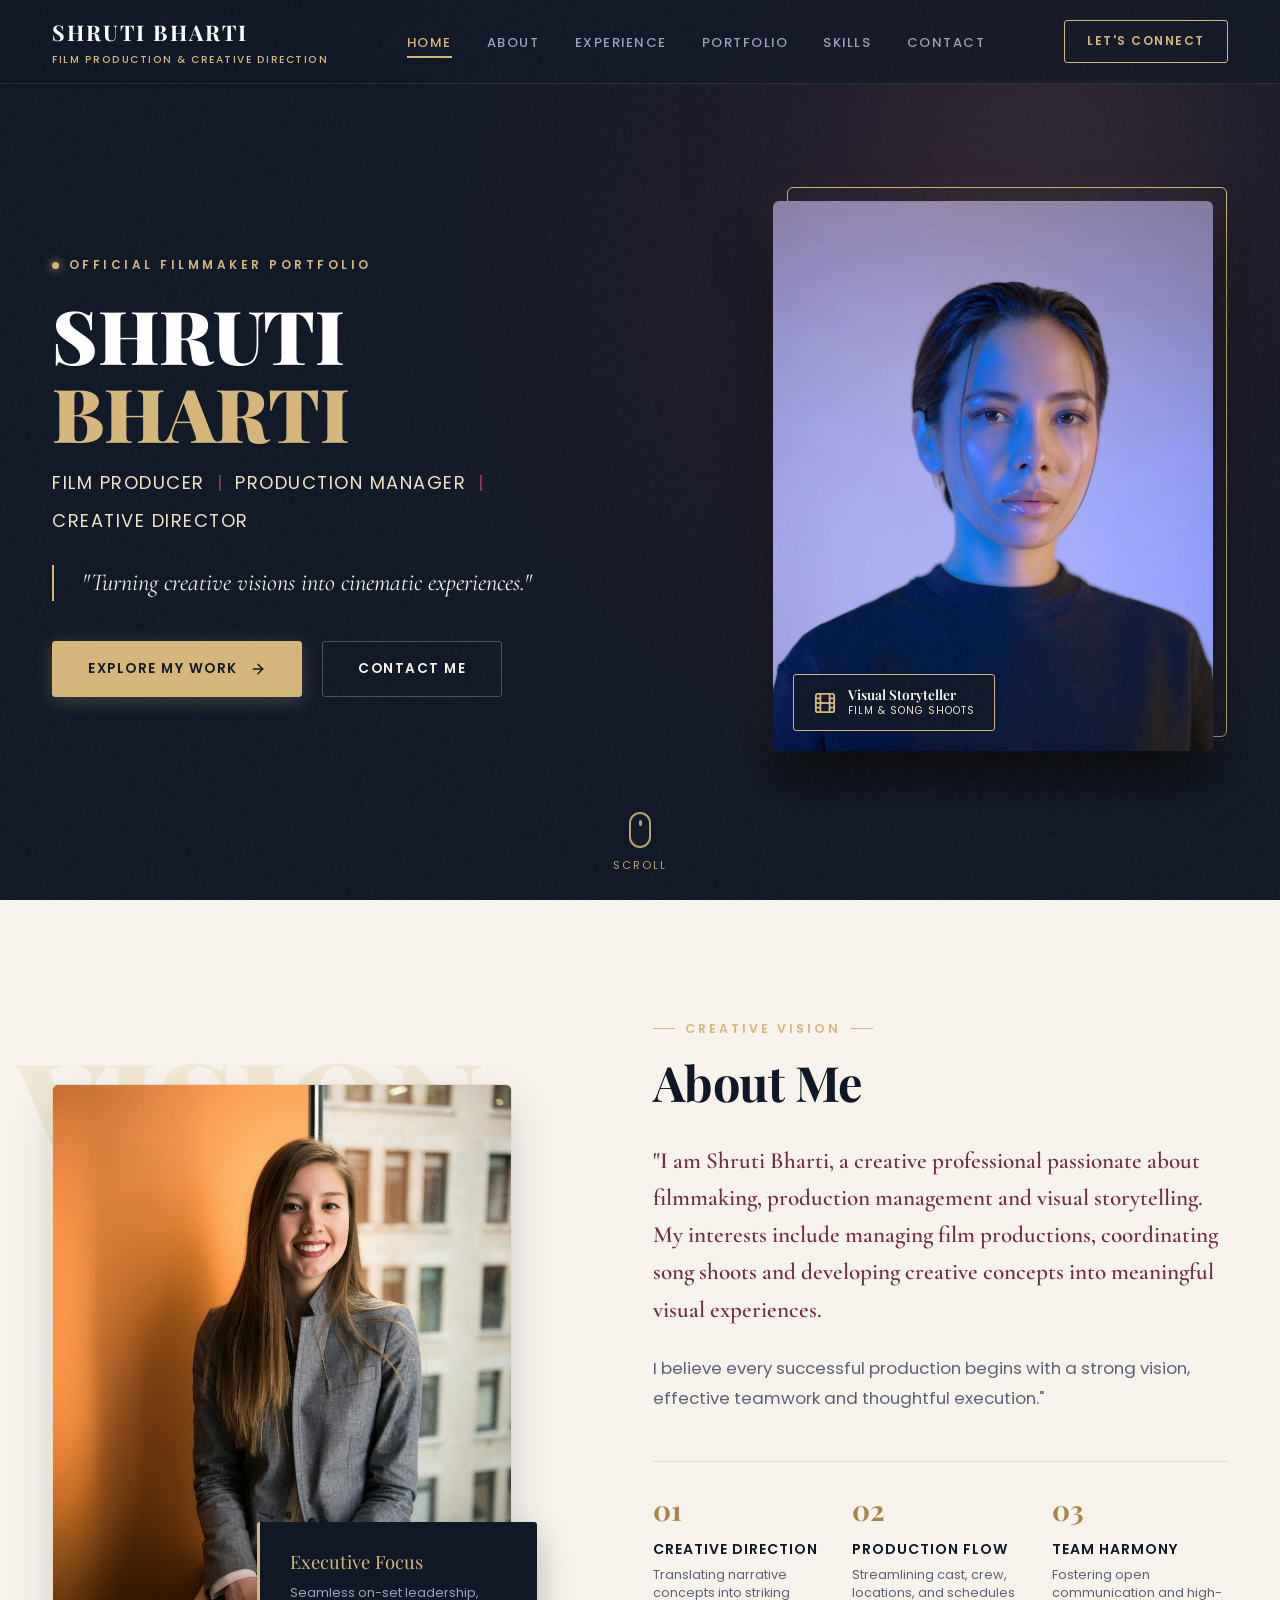
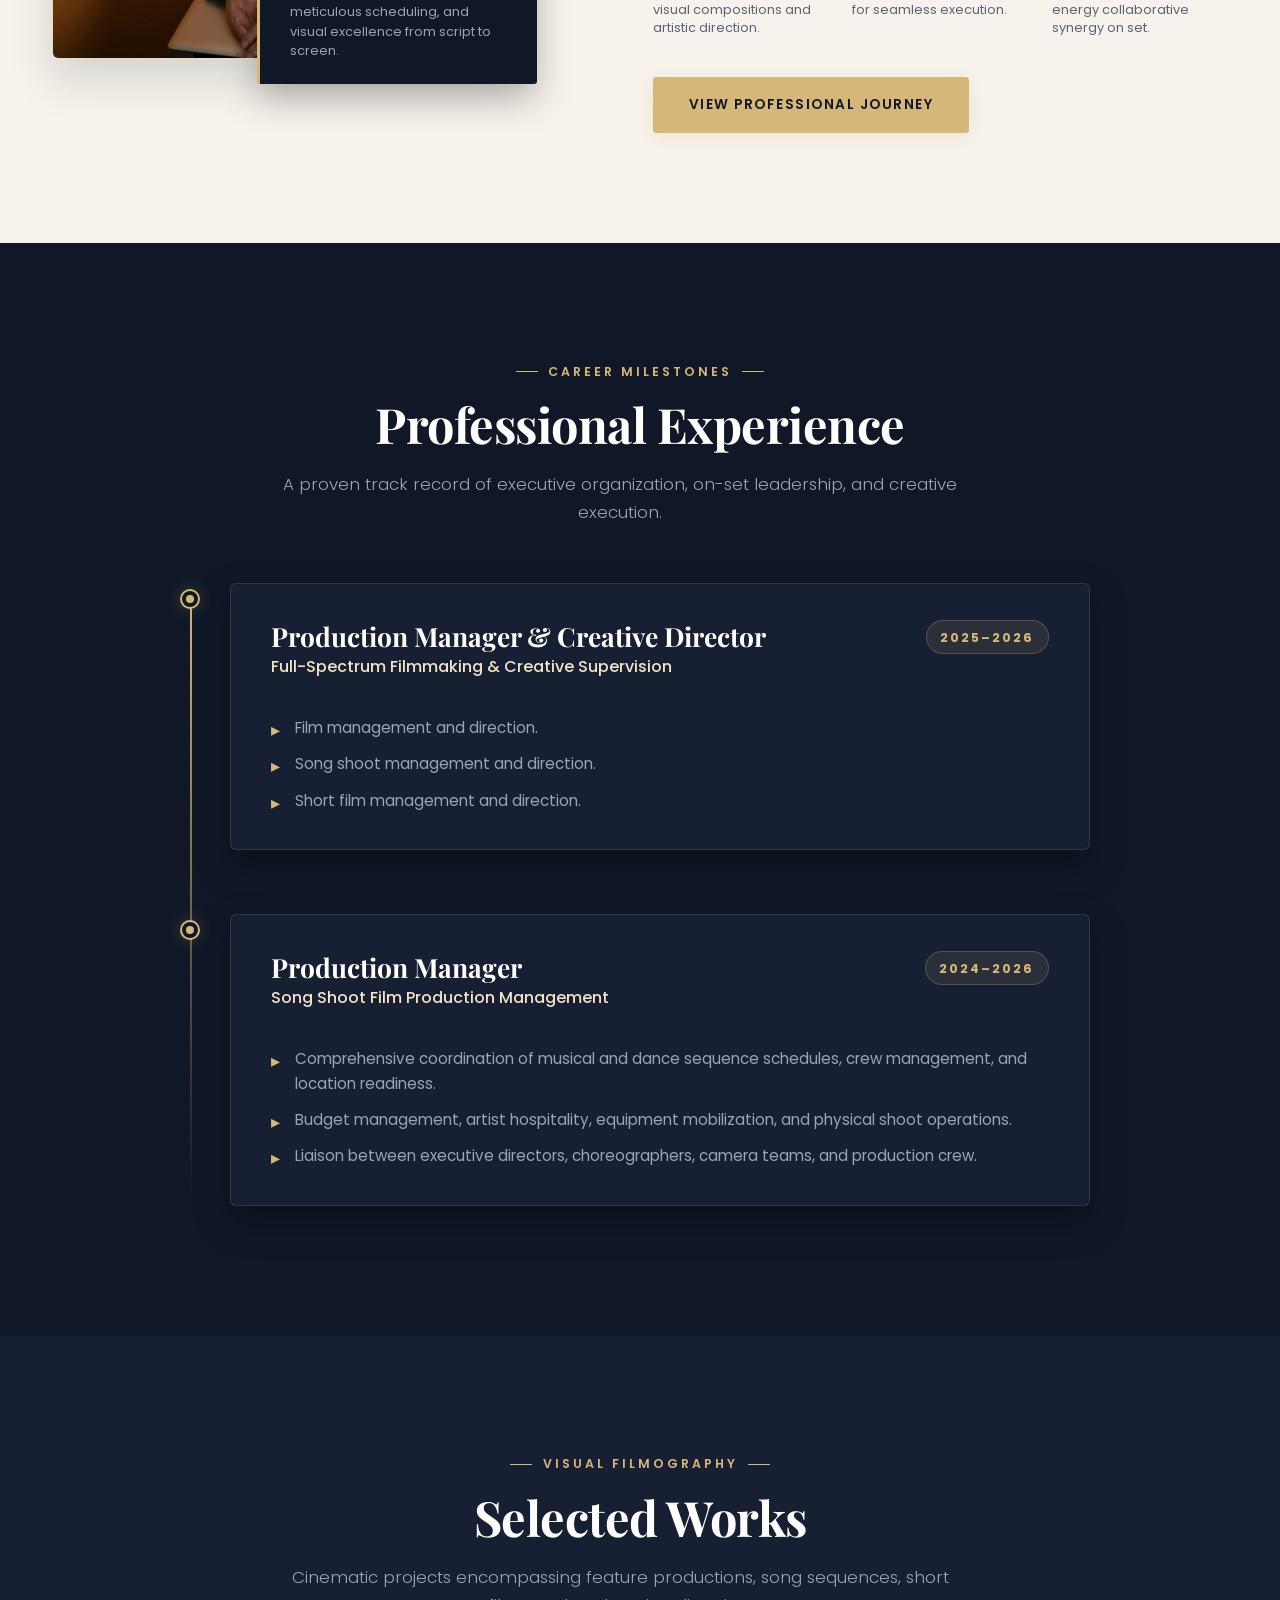
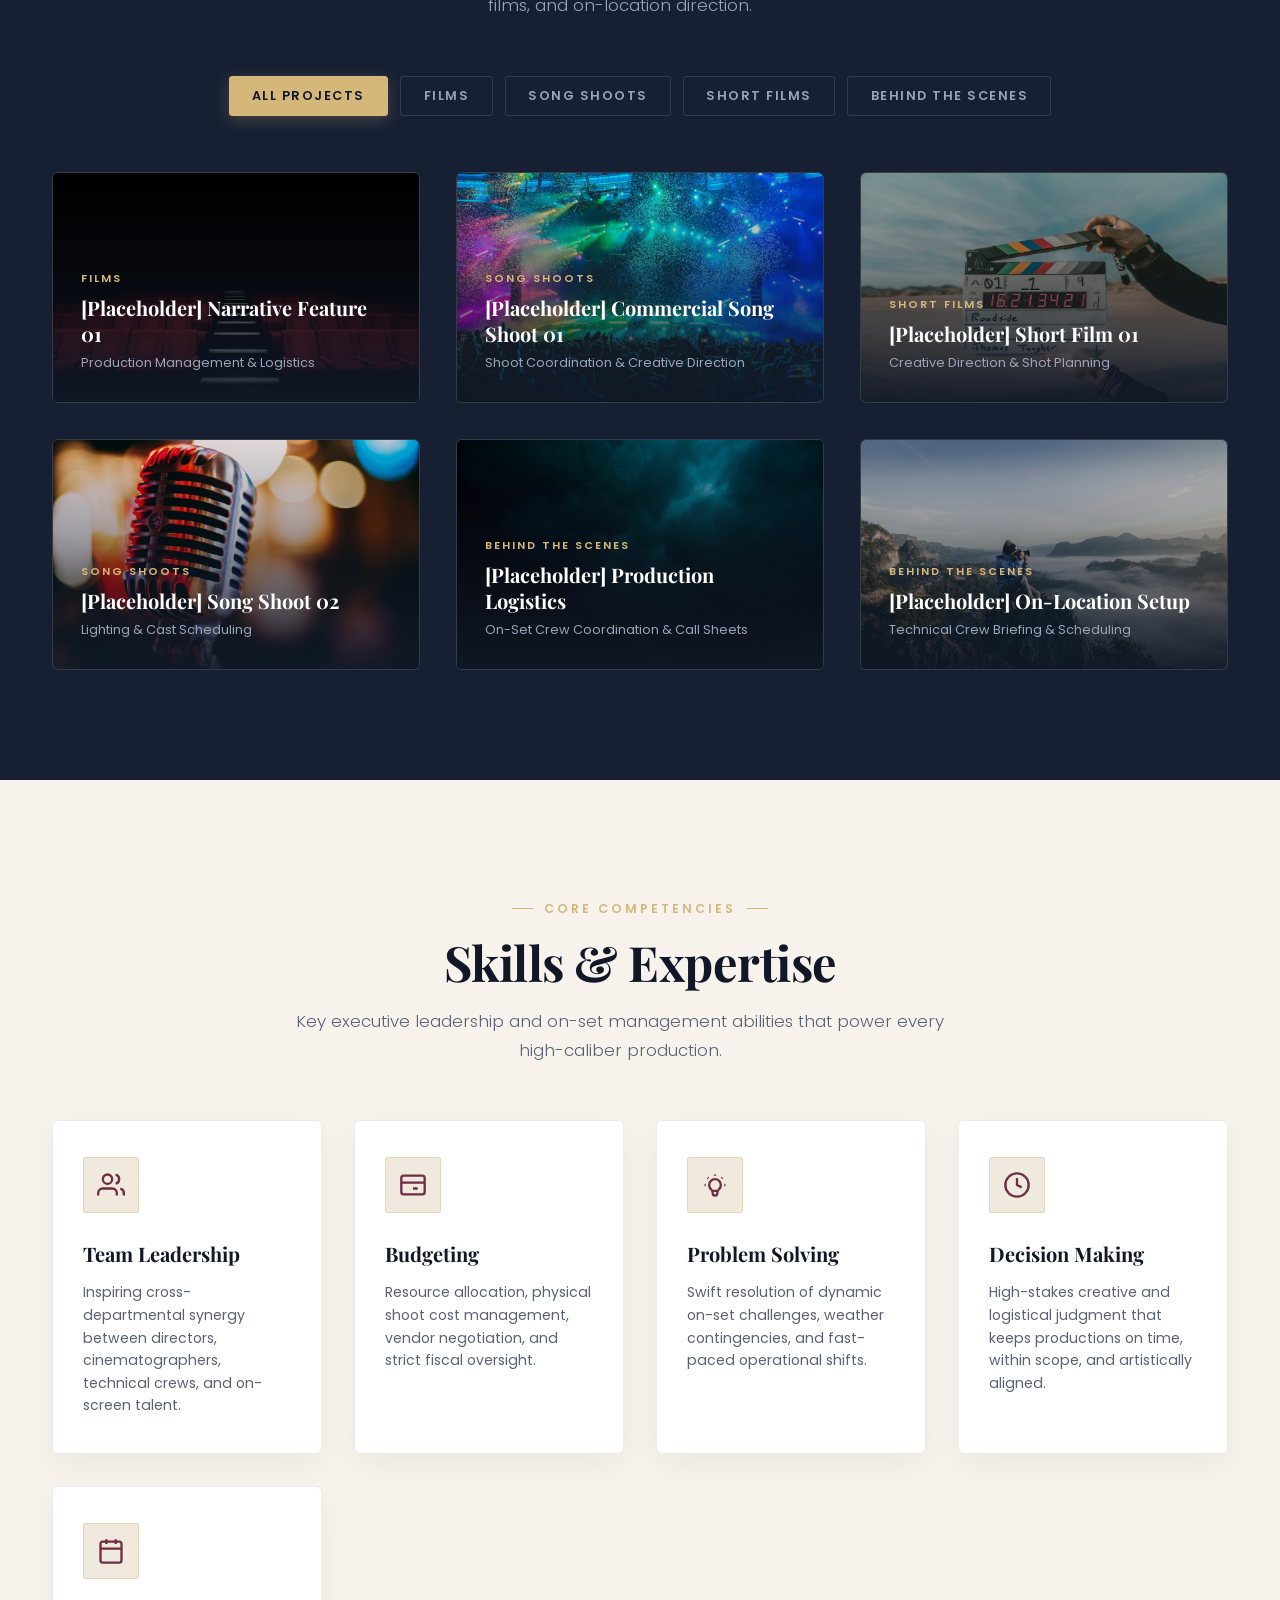
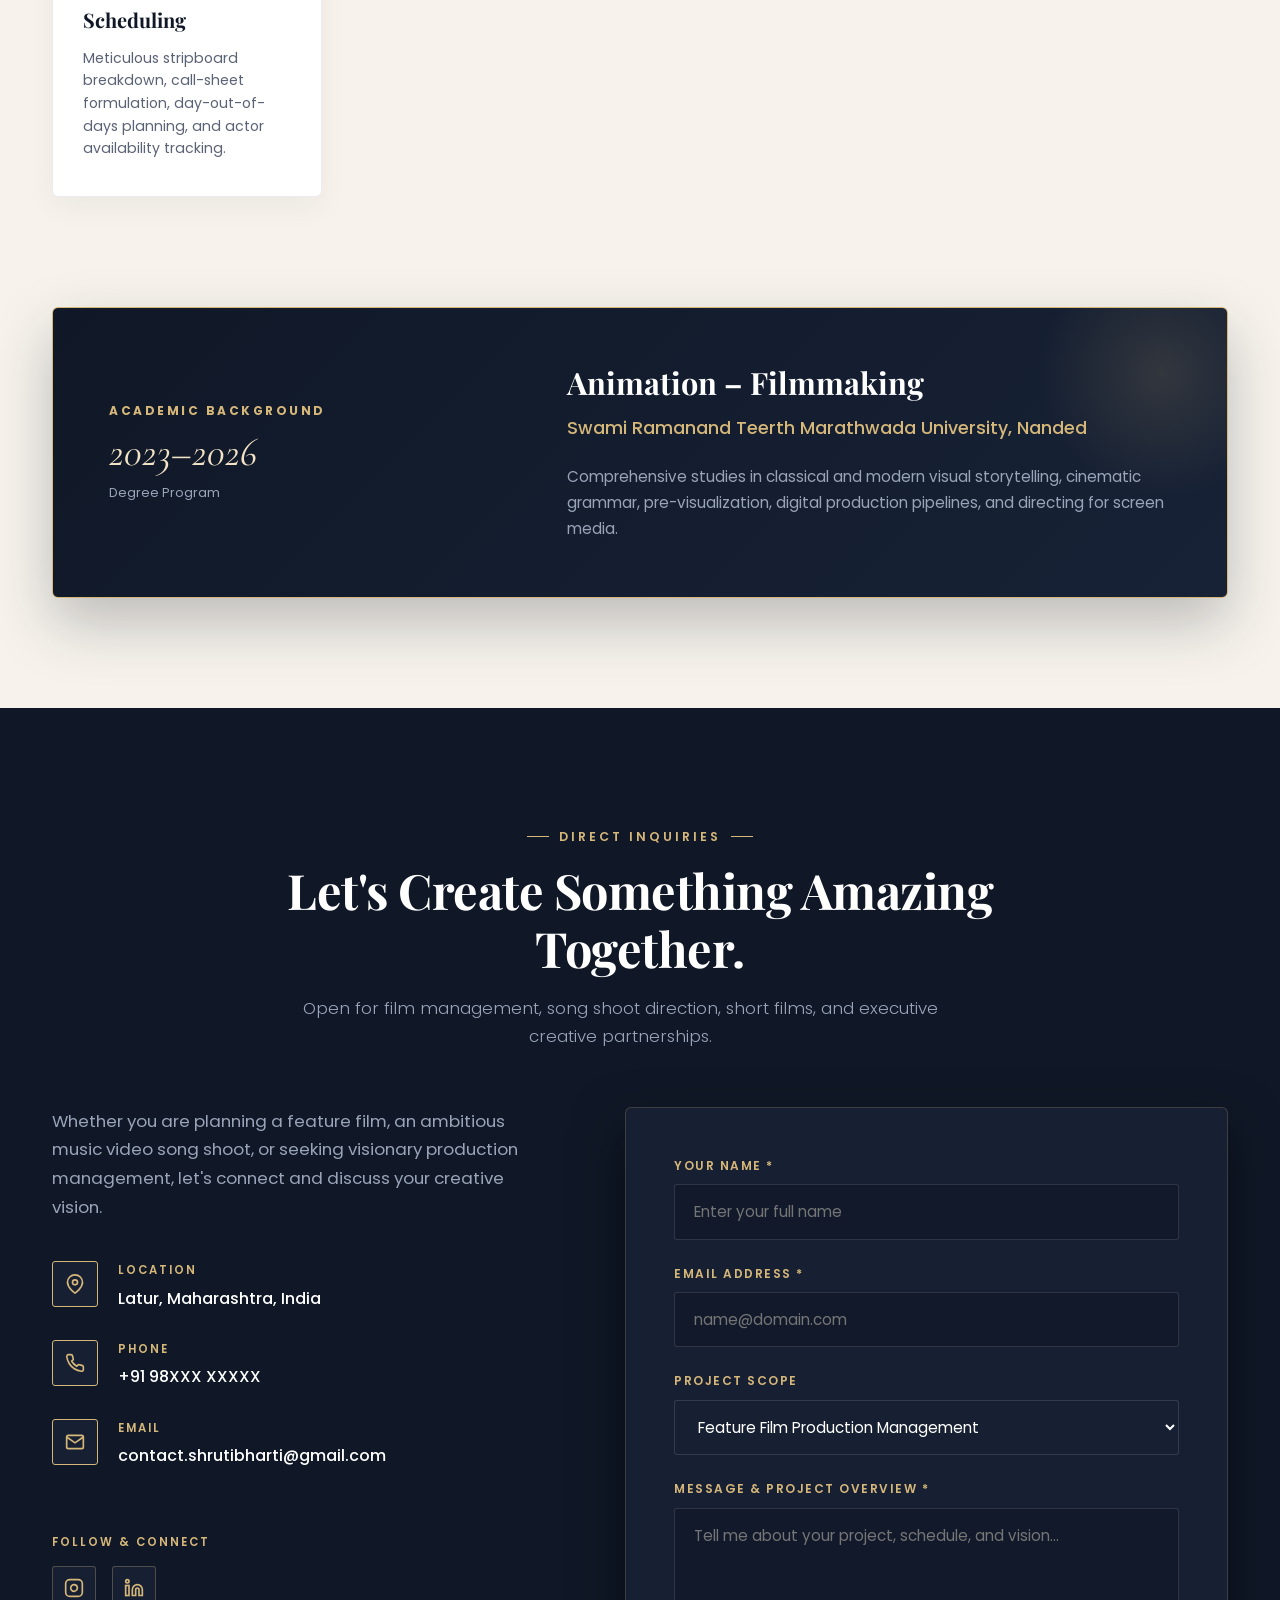
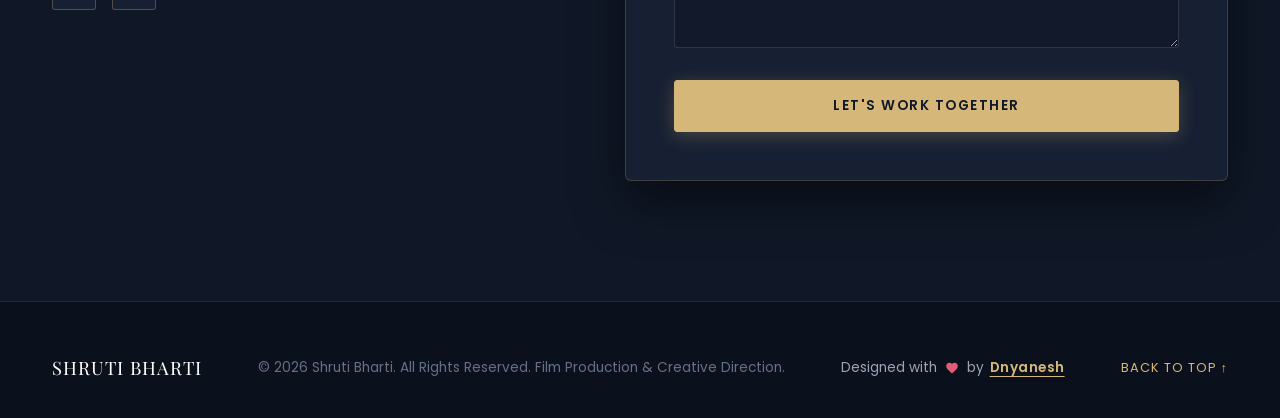
<file: port/shruti-portfolio/index.html>
<!DOCTYPE html>
<html lang="en">
<head>
  <meta charset="UTF-8">
  <meta name="viewport" content="width=device-width, initial-scale=1.0">
  <meta name="description" content="Official Portfolio of Shruti Bharti — Film Producer, Production Manager, and Creative Director. Turning creative visions into cinematic experiences.">
  <meta name="keywords" content="Shruti Bharti, Film Producer, Production Manager, Creative Director, Song Shoot Management, Short Films, Visual Storytelling, Latur, Maharashtra">
  <meta name="author" content="Shruti Bharti">

  <!-- Open Graph Meta for Social Sharing -->
  <meta property="og:title" content="Shruti Bharti — Film Production Manager & Creative Director">
  <meta property="og:description" content="Turning creative visions into cinematic experiences. Explore the portfolio of Shruti Bharti.">
  <meta property="og:type" content="website">
  <meta property="og:image" content="assets/images/profile.jpg">

  <title>Shruti Bharti — Film Production Manager & Creative Director</title>

  <!-- Google Fonts: Playfair Display, Poppins, Cormorant Garamond -->
  <link rel="preconnect" href="https://fonts.googleapis.com">
  <link rel="preconnect" href="https://fonts.gstatic.com" crossorigin>
  <link href="https://fonts.googleapis.com/css2?family=Cormorant+Garamond:ital,wght@0,400;0,600;1,400;1,600&family=Playfair+Display:ital,wght@0,400;0,600;0,700;0,900;1,400;1,700&family=Poppins:wght@300;400;500;600;700&display=swap" rel="stylesheet">

  <!-- Custom CSS -->
  <link rel="stylesheet" href="css/style.css">
</head>
<body>

  <!-- Accessible Skip Link -->
  <a href="#about" class="skip-link">Skip to main content</a>

  <!-- Subtle Film Grain Overlay -->
  <div class="film-grain" aria-hidden="true"></div>

  <!-- ==========================================================================
       A. NAVIGATION
       ========================================================================== -->
  <header class="site-nav" id="siteNav">
    <div class="container nav-container">
      <a href="#home" class="nav-brand" aria-label="Shruti Bharti Home">
        <span class="brand-title">SHRUTI BHARTI</span>
        <span class="brand-role">Film Production & Creative Direction</span>
      </a>

      <!-- Desktop Links -->
      <nav aria-label="Main Navigation">
        <ul class="nav-links">
          <li><a href="#home" class="nav-link active">Home</a></li>
          <li><a href="#about" class="nav-link">About</a></li>
          <li><a href="#experience" class="nav-link">Experience</a></li>
          <li><a href="#portfolio" class="nav-link">Portfolio</a></li>
          <li><a href="#skills" class="nav-link">Skills</a></li>
          <li><a href="#contact" class="nav-link">Contact</a></li>
        </ul>
      </nav>

      <a href="#contact" class="nav-cta">Let's Connect</a>

      <!-- Mobile Hamburger Button -->
      <button class="hamburger" id="hamburgerBtn" aria-label="Toggle navigation menu" aria-expanded="false" aria-controls="mobileMenu">
        <span></span>
        <span></span>
        <span></span>
      </button>
    </div>
  </header>

  <!-- Mobile Drawer Menu -->
  <div class="mobile-menu" id="mobileMenu" aria-hidden="true">
    <ul class="mobile-nav-links">
      <li><a href="#home" class="mobile-nav-link">Home</a></li>
      <li><a href="#about" class="mobile-nav-link">About</a></li>
      <li><a href="#experience" class="mobile-nav-link">Experience</a></li>
      <li><a href="#portfolio" class="mobile-nav-link">Portfolio</a></li>
      <li><a href="#skills" class="mobile-nav-link">Skills</a></li>
      <li><a href="#contact" class="mobile-nav-link">Contact</a></li>
    </ul>
    <a href="#contact" class="btn btn-gold" style="width: 100%;">Let's Work Together</a>
  </div>

  <main>
    <!-- ==========================================================================
         B. HERO SECTION
         ========================================================================== -->
    <section class="hero-section" id="home">
      <div class="ambient-glow" aria-hidden="true"></div>

      <div class="container">
        <div class="hero-grid">
          <!-- Left: Editorial Typography -->
          <div class="hero-content reveal-fade">
            <div class="hero-tag">
              <span class="hero-tag-dot" aria-hidden="true"></span>
              Official Filmmaker Portfolio
            </div>

            <h1 class="hero-name">
              SHRUTI <span class="gold-text">BHARTI</span>
            </h1>

            <div class="hero-roles">
              <span>Film Producer</span>
              <span class="separator" aria-hidden="true">|</span>
              <span>Production Manager</span>
              <span class="separator" aria-hidden="true">|</span>
              <span>Creative Director</span>
            </div>

            <div class="hero-quote-box">
              <blockquote class="hero-quote">
                "Turning creative visions into cinematic experiences."
              </blockquote>
            </div>

            <div class="hero-actions">
              <a href="#portfolio" class="btn btn-gold">
                Explore My Work
                <svg width="16" height="16" viewBox="0 0 24 24" fill="none" stroke="currentColor" stroke-width="2.2" stroke-linecap="round" stroke-linejoin="round" aria-hidden="true">
                  <line x1="5" y1="12" x2="19" y2="12"></line>
                  <polyline points="12 5 19 12 12 19"></polyline>
                </svg>
              </a>
              <a href="#contact" class="btn btn-outline-light">
                Contact Me
              </a>
            </div>
          </div>

          <!-- Right: Large Professional Portrait -->
          <div class="hero-visual reveal-fade">
            <div class="portrait-frame-wrapper">
              <div class="portrait-gold-border" aria-hidden="true"></div>
              <div class="portrait-container">
                <img src="assets/images/profile.jpg" alt="Shruti Bharti — Film Production Manager and Creative Director" width="500" height="625" priority>
              </div>

              <!-- Decorative Badge -->
              <div class="portrait-badge">
                <div class="badge-icon" aria-hidden="true">
                  <svg width="22" height="22" viewBox="0 0 24 24" fill="none" stroke="currentColor" stroke-width="2">
                    <rect x="2" y="2" width="20" height="20" rx="2.18" ry="2.18"></rect>
                    <line x1="7" y1="2" x2="7" y2="22"></line>
                    <line x1="17" y1="2" x2="17" y2="22"></line>
                    <line x1="2" y1="12" x2="22" y2="12"></line>
                    <line x1="2" y1="7" x2="7" y2="7"></line>
                    <line x1="2" y1="17" x2="7" y2="17"></line>
                    <line x1="17" y1="17" x2="22" y2="17"></line>
                    <line x1="17" y1="7" x2="22" y2="7"></line>
                  </svg>
                </div>
                <div>
                  <div class="badge-title">Visual Storyteller</div>
                  <div class="badge-subtitle">Film & Song Shoots</div>
                </div>
              </div>
            </div>
          </div>
        </div>
      </div>

      <!-- Scroll Indicator -->
      <a href="#about" class="hero-scroll-indicator" aria-label="Scroll to About Section">
        <div class="mouse-scroll" aria-hidden="true">
          <div class="mouse-wheel"></div>
        </div>
        <span>Scroll</span>
      </a>
    </section>

    <!-- ==========================================================================
         C. ABOUT ME SECTION
         ========================================================================== -->
    <section class="section section-ivory about-section" id="about">
      <div class="container">
        <div class="about-grid">
          <!-- Left: Large Portrait & Decorative Typography -->
          <div class="about-visual reveal-fade">
            <div class="about-image-wrapper">
              <div class="about-decor-text" aria-hidden="true">VISION</div>
              <div class="about-image-frame">
                <img src="assets/images/about.jpg" alt="Shruti Bharti managing film production on set" width="460" height="575" loading="lazy">
              </div>

              <div class="about-accent-card">
                <div class="card-highlight">Executive Focus</div>
                <div class="card-caption">Seamless on-set leadership, meticulous scheduling, and visual excellence from script to screen.</div>
              </div>
            </div>
          </div>

          <!-- Right: Two-Column Editorial Text -->
          <div class="about-content reveal-fade">
            <div class="section-header" style="margin-bottom: 2rem;">
              <span class="eyebrow">Creative Vision</span>
              <h2 class="section-title">About Me</h2>
            </div>

            <p class="about-intro-lead">
              "I am Shruti Bharti, a creative professional passionate about filmmaking, production management and visual storytelling. My interests include managing film productions, coordinating song shoots and developing creative concepts into meaningful visual experiences.
            </p>

            <p class="about-body-text">
              I believe every successful production begins with a strong vision, effective teamwork and thoughtful execution."
            </p>

            <!-- Key Production Pillars -->
            <div class="about-pillars">
              <div class="pillar-item">
                <span class="pillar-number">01</span>
                <span class="pillar-title">Creative Direction</span>
                <p class="pillar-desc">Translating narrative concepts into striking visual compositions and artistic direction.</p>
              </div>

              <div class="pillar-item">
                <span class="pillar-number">02</span>
                <span class="pillar-title">Production Flow</span>
                <p class="pillar-desc">Streamlining cast, crew, locations, and schedules for seamless execution.</p>
              </div>

              <div class="pillar-item">
                <span class="pillar-number">03</span>
                <span class="pillar-title">Team Harmony</span>
                <p class="pillar-desc">Fostering open communication and high-energy collaborative synergy on set.</p>
              </div>
            </div>

            <div style="margin-top: 2.5rem;">
              <a href="#experience" class="btn btn-gold">
                View Professional Journey
              </a>
            </div>
          </div>
        </div>
      </div>
    </section>

    <!-- ==========================================================================
         D. PROFESSIONAL EXPERIENCE (VERTICAL TIMELINE)
         ========================================================================== -->
    <section class="section section-dark experience-section" id="experience">
      <div class="container">
        <div class="section-header text-center reveal-fade">
          <span class="eyebrow">Career Milestones</span>
          <h2 class="section-title">Professional Experience</h2>
          <p class="section-subtitle">A proven track record of executive organization, on-set leadership, and creative execution.</p>
        </div>

        <div class="timeline-wrapper">
          <!-- Experience 2: 2025–2026 -->
          <div class="timeline-item reveal-fade">
            <div class="timeline-marker" aria-hidden="true"></div>
            <div class="timeline-card">
              <div class="timeline-header">
                <div>
                  <h3 class="timeline-role">Production Manager & Creative Director</h3>
                  <div class="timeline-scope">Full-Spectrum Filmmaking & Creative Supervision</div>
                </div>
                <span class="timeline-period">2025–2026</span>
              </div>

              <ul class="timeline-duties">
                <li class="timeline-duty-item">Film management and direction.</li>
                <li class="timeline-duty-item">Song shoot management and direction.</li>
                <li class="timeline-duty-item">Short film management and direction.</li>
              </ul>
            </div>
          </div>

          <!-- Experience 1: 2024–2026 -->
          <div class="timeline-item reveal-fade">
            <div class="timeline-marker" aria-hidden="true"></div>
            <div class="timeline-card">
              <div class="timeline-header">
                <div>
                  <h3 class="timeline-role">Production Manager</h3>
                  <div class="timeline-scope">Song Shoot Film Production Management</div>
                </div>
                <span class="timeline-period">2024–2026</span>
              </div>

              <ul class="timeline-duties">
                <li class="timeline-duty-item">Comprehensive coordination of musical and dance sequence schedules, crew management, and location readiness.</li>
                <li class="timeline-duty-item">Budget management, artist hospitality, equipment mobilization, and physical shoot operations.</li>
                <li class="timeline-duty-item">Liaison between executive directors, choreographers, camera teams, and production crew.</li>
              </ul>
            </div>
          </div>
        </div>
      </div>
    </section>

    <!-- ==========================================================================
         E. SELECTED WORKS / PORTFOLIO
         ========================================================================== -->
    <section class="section section-dark portfolio-section" id="portfolio">
      <div class="container">
        <div class="section-header text-center reveal-fade">
          <span class="eyebrow">Visual Filmography</span>
          <h2 class="section-title">Selected Works</h2>
          <p class="section-subtitle">Cinematic projects encompassing feature productions, song sequences, short films, and on-location direction.</p>
        </div>

        <!-- Filter Categories -->
        <div class="portfolio-filter-bar reveal-fade" role="tablist" aria-label="Portfolio Categories">
          <button class="filter-btn active" data-filter="all" role="tab" aria-selected="true">All Projects</button>
          <button class="filter-btn" data-filter="films" role="tab" aria-selected="false">Films</button>
          <button class="filter-btn" data-filter="song-shoots" role="tab" aria-selected="false">Song Shoots</button>
          <button class="filter-btn" data-filter="short-films" role="tab" aria-selected="false">Short Films</button>
          <button class="filter-btn" data-filter="bts" role="tab" aria-selected="false">Behind the Scenes</button>
        </div>

        <!-- Portfolio Cards Grid (Clearly labeled editable placeholders) -->
        <div class="portfolio-grid" id="portfolioGrid">

          <!-- Project 1: Film -->
          <article class="portfolio-card reveal-fade" 
                   data-category="films"
                   data-category-label="Films"
                   data-title="[Placeholder] Feature Narrative Production 01"
                   data-full-img="assets/images/projects/project-film-1.jpg">
            <div class="card-media-wrapper">
              <img src="assets/images/projects/project-film-1.jpg" alt="[Placeholder] Feature Film Production Management" loading="lazy">
              <div class="card-overlay">
                <span class="card-category-tag">Films</span>
                <h3 class="card-title">[Placeholder] Narrative Feature 01</h3>
                <span class="card-role-desc">Production Management & Logistics</span>
              </div>
            </div>
            <div class="card-action-bar">
              <button class="btn-card-icon btn-open-lightbox" aria-label="View Project in Lightbox">
                <svg width="18" height="18" viewBox="0 0 24 24" fill="none" stroke="currentColor" stroke-width="2" aria-hidden="true">
                  <path d="M15 3h6v6M9 21H3v-6M21 3l-7 7M3 21l7-7"></path>
                </svg>
              </button>
            </div>
          </article>

          <!-- Project 2: Song Shoot -->
          <article class="portfolio-card reveal-fade" 
                   data-category="song-shoots"
                   data-category-label="Song Shoots"
                   data-title="[Placeholder] Commercial Song Shoot — Visual Symphony"
                   data-full-img="assets/images/projects/project-song-1.jpg">
            <div class="card-media-wrapper">
              <img src="assets/images/projects/project-song-1.jpg" alt="[Placeholder] Commercial Song Shoot Coordination" loading="lazy">
              <div class="card-overlay">
                <span class="card-category-tag">Song Shoots</span>
                <h3 class="card-title">[Placeholder] Commercial Song Shoot 01</h3>
                <span class="card-role-desc">Shoot Coordination & Creative Direction</span>
              </div>
            </div>
            <div class="card-action-bar">
              <button class="btn-card-icon btn-open-lightbox" aria-label="View Project in Lightbox">
                <svg width="18" height="18" viewBox="0 0 24 24" fill="none" stroke="currentColor" stroke-width="2" aria-hidden="true">
                  <path d="M15 3h6v6M9 21H3v-6M21 3l-7 7M3 21l7-7"></path>
                </svg>
              </button>
            </div>
          </article>

          <!-- Project 3: Short Film -->
          <article class="portfolio-card reveal-fade" 
                   data-category="short-films"
                   data-category-label="Short Films"
                   data-title="[Placeholder] Narrative Short Film — Shadows of Dusk"
                   data-full-img="assets/images/projects/project-short-1.jpg">
            <div class="card-media-wrapper">
              <img src="assets/images/projects/project-short-1.jpg" alt="[Placeholder] Short Film Direction & Management" loading="lazy">
              <div class="card-overlay">
                <span class="card-category-tag">Short Films</span>
                <h3 class="card-title">[Placeholder] Short Film 01</h3>
                <span class="card-role-desc">Creative Direction & Shot Planning</span>
              </div>
            </div>
            <div class="card-action-bar">
              <button class="btn-card-icon btn-open-lightbox" aria-label="View Project in Lightbox">
                <svg width="18" height="18" viewBox="0 0 24 24" fill="none" stroke="currentColor" stroke-width="2" aria-hidden="true">
                  <path d="M15 3h6v6M9 21H3v-6M21 3l-7 7M3 21l7-7"></path>
                </svg>
              </button>
            </div>
          </article>

          <!-- Project 4: Song Shoot -->
          <article class="portfolio-card reveal-fade" 
                   data-category="song-shoots"
                   data-category-label="Song Shoots"
                   data-title="[Placeholder] High-Energy Dance Sequence — Song Shoot 02"
                   data-full-img="assets/images/projects/project-song-2.jpg">
            <div class="card-media-wrapper">
              <img src="assets/images/projects/project-song-2.jpg" alt="[Placeholder] Musical Choreography Shoot Management" loading="lazy">
              <div class="card-overlay">
                <span class="card-category-tag">Song Shoots</span>
                <h3 class="card-title">[Placeholder] Song Shoot 02</h3>
                <span class="card-role-desc">Lighting & Cast Scheduling</span>
              </div>
            </div>
            <div class="card-action-bar">
              <button class="btn-card-icon btn-open-lightbox" aria-label="View Project in Lightbox">
                <svg width="18" height="18" viewBox="0 0 24 24" fill="none" stroke="currentColor" stroke-width="2" aria-hidden="true">
                  <path d="M15 3h6v6M9 21H3v-6M21 3l-7 7M3 21l7-7"></path>
                </svg>
              </button>
            </div>
          </article>

          <!-- Project 5: Behind the Scenes -->
          <article class="portfolio-card reveal-fade" 
                   data-category="bts"
                   data-category-label="Behind the Scenes"
                   data-title="[Placeholder] On-Set Production Logistics & Call Sheets"
                   data-full-img="assets/images/projects/project-bts-1.jpg">
            <div class="card-media-wrapper">
              <img src="assets/images/projects/project-bts-1.jpg" alt="[Placeholder] Behind the scenes film crew management" loading="lazy">
              <div class="card-overlay">
                <span class="card-category-tag">Behind the Scenes</span>
                <h3 class="card-title">[Placeholder] Production Logistics</h3>
                <span class="card-role-desc">On-Set Crew Coordination & Call Sheets</span>
              </div>
            </div>
            <div class="card-action-bar">
              <button class="btn-card-icon btn-open-lightbox" aria-label="View Project in Lightbox">
                <svg width="18" height="18" viewBox="0 0 24 24" fill="none" stroke="currentColor" stroke-width="2" aria-hidden="true">
                  <path d="M15 3h6v6M9 21H3v-6M21 3l-7 7M3 21l7-7"></path>
                </svg>
              </button>
            </div>
          </article>

          <!-- Project 6: Behind the Scenes -->
          <article class="portfolio-card reveal-fade" 
                   data-category="bts"
                   data-category-label="Behind the Scenes"
                   data-title="[Placeholder] Camera Rigging & Rigorous Setup Coordination"
                   data-full-img="assets/images/projects/project-bts-2.jpg">
            <div class="card-media-wrapper">
              <img src="assets/images/projects/project-bts-2.jpg" alt="[Placeholder] On-location camera and rigging setup" loading="lazy">
              <div class="card-overlay">
                <span class="card-category-tag">Behind the Scenes</span>
                <h3 class="card-title">[Placeholder] On-Location Setup</h3>
                <span class="card-role-desc">Technical Crew Briefing & Scheduling</span>
              </div>
            </div>
            <div class="card-action-bar">
              <button class="btn-card-icon btn-open-lightbox" aria-label="View Project in Lightbox">
                <svg width="18" height="18" viewBox="0 0 24 24" fill="none" stroke="currentColor" stroke-width="2" aria-hidden="true">
                  <path d="M15 3h6v6M9 21H3v-6M21 3l-7 7M3 21l7-7"></path>
                </svg>
              </button>
            </div>
          </article>

        </div>
      </div>
    </section>

    <!-- ==========================================================================
         F. SKILLS & EXPERTISE
         ========================================================================== -->
    <section class="section section-ivory skills-section" id="skills">
      <div class="container">
        <div class="section-header text-center reveal-fade">
          <span class="eyebrow">Core Competencies</span>
          <h2 class="section-title">Skills & Expertise</h2>
          <p class="section-subtitle">Key executive leadership and on-set management abilities that power every high-caliber production.</p>
        </div>

        <div class="skills-grid">
          <!-- Skill 1: Team Leadership -->
          <div class="skill-card reveal-fade">
            <div class="skill-icon-box" aria-hidden="true">
              <svg width="28" height="28" viewBox="0 0 24 24" fill="none" stroke="currentColor" stroke-width="2">
                <path d="M17 21v-2a4 4 0 0 0-4-4H5a4 4 0 0 0-4 4v2"></path>
                <circle cx="9" cy="7" r="4"></circle>
                <path d="M23 21v-2a4 4 0 0 0-3-3.87"></path>
                <path d="M16 3.13a4 4 0 0 1 0 7.75"></path>
              </svg>
            </div>
            <h3 class="skill-title">Team Leadership</h3>
            <p class="skill-desc">Inspiring cross-departmental synergy between directors, cinematographers, technical crews, and on-screen talent.</p>
          </div>

          <!-- Skill 2: Budgeting -->
          <div class="skill-card reveal-fade">
            <div class="skill-icon-box" aria-hidden="true">
              <svg width="28" height="28" viewBox="0 0 24 24" fill="none" stroke="currentColor" stroke-width="2">
                <rect x="2" y="4" width="20" height="16" rx="2"></rect>
                <line x1="2" y1="10" x2="22" y2="10"></line>
                <line x1="12" y1="15" x2="16" y2="15"></line>
              </svg>
            </div>
            <h3 class="skill-title">Budgeting</h3>
            <p class="skill-desc">Resource allocation, physical shoot cost management, vendor negotiation, and strict fiscal oversight.</p>
          </div>

          <!-- Skill 3: Problem Solving -->
          <div class="skill-card reveal-fade">
            <div class="skill-icon-box" aria-hidden="true">
              <svg width="28" height="28" viewBox="0 0 24 24" fill="none" stroke="currentColor" stroke-width="2">
                <path d="M9.663 17h4.673M12 3v1m6.364 1.636l-.707.707M21 12h-1M4 12H3m3.343-5.657l-.707-.707m2.828 9.9a5 5 0 1 1 7.072 0l-.548.547A3.374 3.374 0 0 0 14 18.469V19a2 2 0 1 1-4 0v-.531c0-.895-.356-1.754-.988-2.386l-.548-.547z"></path>
              </svg>
            </div>
            <h3 class="skill-title">Problem Solving</h3>
            <p class="skill-desc">Swift resolution of dynamic on-set challenges, weather contingencies, and fast-paced operational shifts.</p>
          </div>

          <!-- Skill 4: Decision Making -->
          <div class="skill-card reveal-fade">
            <div class="skill-icon-box" aria-hidden="true">
              <svg width="28" height="28" viewBox="0 0 24 24" fill="none" stroke="currentColor" stroke-width="2">
                <circle cx="12" cy="12" r="10"></circle>
                <path d="M12 6v6l4 2"></path>
              </svg>
            </div>
            <h3 class="skill-title">Decision Making</h3>
            <p class="skill-desc">High-stakes creative and logistical judgment that keeps productions on time, within scope, and artistically aligned.</p>
          </div>

          <!-- Skill 5: Scheduling -->
          <div class="skill-card reveal-fade">
            <div class="skill-icon-box" aria-hidden="true">
              <svg width="28" height="28" viewBox="0 0 24 24" fill="none" stroke="currentColor" stroke-width="2">
                <rect x="3" y="4" width="18" height="18" rx="2" ry="2"></rect>
                <line x1="16" y1="2" x2="16" y2="6"></line>
                <line x1="8" y1="2" x2="8" y2="6"></line>
                <line x1="3" y1="10" x2="21" y2="10"></line>
              </svg>
            </div>
            <h3 class="skill-title">Scheduling</h3>
            <p class="skill-desc">Meticulous stripboard breakdown, call-sheet formulation, day-out-of-days planning, and actor availability tracking.</p>
          </div>
        </div>
      </div>
    </section>

    <!-- ==========================================================================
         G. EDUCATION SECTION
         ========================================================================== -->
    <section class="section section-ivory education-section" id="education">
      <div class="container">
        <div class="education-banner reveal-fade">
          <div class="edu-badge-wrap">
            <span class="edu-label">Academic Background</span>
            <div class="edu-duration">2023–2026</div>
            <span class="edu-status">Degree Program</span>
          </div>

          <div>
            <h3 class="edu-degree">Animation – Filmmaking</h3>
            <div class="edu-university">Swami Ramanand Teerth Marathwada University, Nanded</div>
            <p class="edu-details">
              Comprehensive studies in classical and modern visual storytelling, cinematic grammar, pre-visualization, digital production pipelines, and directing for screen media.
            </p>
          </div>
        </div>
      </div>
    </section>

    <!-- ==========================================================================
         H. CONTACT SECTION
         ========================================================================== -->
    <section class="section section-dark contact-section" id="contact">
      <div class="container">
        <div class="section-header text-center reveal-fade">
          <span class="eyebrow">Direct Inquiries</span>
          <h2 class="section-title">Let's Create Something Amazing Together.</h2>
          <p class="section-subtitle">Open for film management, song shoot direction, short films, and executive creative partnerships.</p>
        </div>

        <div class="contact-grid">
          <!-- Left: Contact Details -->
          <div class="contact-info-col reveal-fade">
            <p class="contact-lead-text">
              Whether you are planning a feature film, an ambitious music video song shoot, or seeking visionary production management, let's connect and discuss your creative vision.
            </p>

            <div class="contact-details-list">
              <!-- Location -->
              <div class="contact-detail-item">
                <div class="contact-icon-box" aria-hidden="true">
                  <svg width="20" height="20" viewBox="0 0 24 24" fill="none" stroke="currentColor" stroke-width="2">
                    <path d="M21 10c0 7-9 13-9 13s-9-6-9-13a9 9 0 0 1 18 0z"></path>
                    <circle cx="12" cy="10" r="3"></circle>
                  </svg>
                </div>
                <div class="contact-detail-text">
                  <span class="contact-label">Location</span>
                  <span class="contact-value">Latur, Maharashtra, India</span>
                </div>
              </div>

              <!-- Phone (from resume placeholder) -->
              <div class="contact-detail-item">
                <div class="contact-icon-box" aria-hidden="true">
                  <svg width="20" height="20" viewBox="0 0 24 24" fill="none" stroke="currentColor" stroke-width="2">
                    <path d="M22 16.92v3a2 2 0 0 1-2.18 2 19.79 19.79 0 0 1-8.63-3.07 19.5 19.5 0 0 1-6-6 19.79 19.79 0 0 1-3.07-8.67A2 2 0 0 1 4.11 2h3a2 2 0 0 1 2 1.72 12.84 12.84 0 0 0 .7 2.81 2 2 0 0 1-.45 2.11L8.09 9.91a16 16 0 0 0 6 6l1.27-1.27a2 2 0 0 1 2.11-.45 12.84 12.84 0 0 0 2.81.7A2 2 0 0 1 22 16.92z"></path>
                  </svg>
                </div>
                <div class="contact-detail-text">
                  <span class="contact-label">Phone</span>
                  <!-- Update with phone number from resume -->
                  <span class="contact-value"><a href="tel:+919800000000">+91 98XXX XXXXX</a></span>
                </div>
              </div>

              <!-- Email (from resume placeholder) -->
              <div class="contact-detail-item">
                <div class="contact-icon-box" aria-hidden="true">
                  <svg width="20" height="20" viewBox="0 0 24 24" fill="none" stroke="currentColor" stroke-width="2">
                    <path d="M4 4h16c1.1 0 2 .9 2 2v12c0 1.1-.9 2-2 2H4c-1.1 0-2-.9-2-2V6c0-1.1.9-2 2-2z"></path>
                    <polyline points="22,6 12,13 2,6"></polyline>
                  </svg>
                </div>
                <div class="contact-detail-text">
                  <span class="contact-label">Email</span>
                  <!-- Update with email from resume -->
                  <span class="contact-value"><a href="mailto:contact.shrutibharti@gmail.com">contact.shrutibharti@gmail.com</a></span>
                </div>
              </div>
            </div>

            <!-- Social Links Placeholder -->
            <div style="margin-top: 1rem;">
              <span class="contact-label" style="display: block; margin-bottom: 0.85rem;">Follow & Connect</span>
              <div class="social-links">
                <!-- Instagram -->
                <a href="https://instagram.com" target="_blank" rel="noopener noreferrer" class="social-btn" aria-label="Shruti Bharti Instagram Profile">
                  <svg width="20" height="20" viewBox="0 0 24 24" fill="none" stroke="currentColor" stroke-width="2" aria-hidden="true">
                    <rect x="2" y="2" width="20" height="20" rx="5" ry="5"></rect>
                    <path d="M16 11.37A4 4 0 1 1 12.63 8 4 4 0 0 1 16 11.37z"></path>
                    <line x1="17.5" y1="6.5" x2="17.51" y2="6.5"></line>
                  </svg>
                </a>
                <!-- LinkedIn -->
                <a href="https://linkedin.com" target="_blank" rel="noopener noreferrer" class="social-btn" aria-label="Shruti Bharti LinkedIn Profile">
                  <svg width="20" height="20" viewBox="0 0 24 24" fill="none" stroke="currentColor" stroke-width="2" aria-hidden="true">
                    <path d="M16 8a6 6 0 0 1 6 6v7h-4v-7a2 2 0 0 0-2-2 2 2 0 0 0-2 2v7h-4v-7a6 6 0 0 1 6-6z"></path>
                    <rect x="2" y="9" width="4" height="12"></rect>
                    <circle cx="4" cy="4" r="2"></circle>
                  </svg>
                </a>
              </div>
            </div>
          </div>

          <!-- Right: Professional Inquiry Form -->
          <div class="contact-form-col reveal-fade">
            <div class="contact-form-card">
              <form id="contactForm" novalidate>
                <div class="form-group">
                  <label for="contactName" class="form-label">Your Name *</label>
                  <input type="text" id="contactName" class="form-control" placeholder="Enter your full name" required>
                </div>

                <div class="form-group">
                  <label for="contactEmail" class="form-label">Email Address *</label>
                  <input type="email" id="contactEmail" class="form-control" placeholder="name@domain.com" required>
                </div>

                <div class="form-group">
                  <label for="contactProject" class="form-label">Project Scope</label>
                  <select id="contactProject" class="form-control">
                    <option value="Feature Film Production">Feature Film Production Management</option>
                    <option value="Song Shoot Management">Song Shoot & Music Video</option>
                    <option value="Short Film Direction">Short Film Direction & Execution</option>
                    <option value="Creative Consultation">Creative Direction Consultation</option>
                    <option value="Other Production">Other Production Inquiry</option>
                  </select>
                </div>

                <div class="form-group">
                  <label for="contactMessage" class="form-label">Message & Project Overview *</label>
                  <textarea id="contactMessage" class="form-control" placeholder="Tell me about your project, schedule, and vision..." required></textarea>
                </div>

                <button type="submit" class="btn btn-gold" style="width: 100%;">
                  Let's Work Together
                </button>

                <div id="formFeedback" class="form-feedback" role="alert"></div>
              </form>
            </div>
          </div>
        </div>
      </div>
    </section>
  </main>

  <!-- ==========================================================================
       FOOTER
       ========================================================================== -->
  <footer class="site-footer">
    <div class="container footer-inner">
      <div class="footer-brand-text">
        SHRUTI BHARTI
      </div>
      <div class="footer-copy">
        &copy; 2026 Shruti Bharti. All Rights Reserved. Film Production & Creative Direction.
      </div>
      <div class="footer-credit">
        Designed with <span class="footer-heart" aria-label="love"><svg width="14" height="14" viewBox="0 0 24 24" fill="currentColor" aria-hidden="true"><path d="M12 21.35l-1.45-1.32C5.4 15.36 2 12.28 2 8.5 2 5.42 4.42 3 7.5 3c1.74 0 3.41.81 4.5 2.09C13.09 3.81 14.76 3 16.5 3 19.58 3 22 5.42 22 8.5c0 3.78-3.4 6.86-8.55 11.54L12 21.35z"/></svg></span> by <a href="https://wa.me/918767389138?text=Hi%20Dnyanesh%2C%20I%20saw%20your%20work%20on%20Shruti%20Bharti's%20portfolio%20website%20and%20would%20like%20to%20inquire%20about%20website%20development." target="_blank" rel="noopener noreferrer" class="credit-link" title="Contact Dnyanesh on WhatsApp for web development inquiries">Dnyanesh</a>
      </div>
      <div>
        <a href="#home" class="footer-back-link">Back to Top ↑</a>
      </div>
    </div>
  </footer>

  <!-- ==========================================================================
       LIGHTBOX MODAL
       ========================================================================== -->
  <div class="lightbox-modal" id="lightboxModal" role="dialog" aria-modal="true" aria-hidden="true" aria-label="Project Preview Lightbox">
    <button class="lightbox-close-btn" id="lightboxCloseBtn" aria-label="Close Project Lightbox">
      <svg width="22" height="22" viewBox="0 0 24 24" fill="none" stroke="currentColor" stroke-width="2" aria-hidden="true">
        <line x1="18" y1="6" x2="6" y2="18"></line>
        <line x1="6" y1="6" x2="18" y2="18"></line>
      </svg>
    </button>

    <button class="lightbox-nav-btn lightbox-prev-btn" id="lightboxPrevBtn" aria-label="Previous Project">
      <svg width="22" height="22" viewBox="0 0 24 24" fill="none" stroke="currentColor" stroke-width="2" aria-hidden="true">
        <polyline points="15 18 9 12 15 6"></polyline>
      </svg>
    </button>

    <div class="lightbox-content-box">
      <div class="lightbox-media-container" id="lightboxMediaContainer">
        <!-- Injected via JavaScript -->
      </div>
      <div class="lightbox-caption-area">
        <div class="lightbox-caption-category" id="lightboxCategory">Films</div>
        <h3 class="lightbox-caption-title" id="lightboxTitle">Project Title</h3>
      </div>
    </div>

    <button class="lightbox-nav-btn lightbox-next-btn" id="lightboxNextBtn" aria-label="Next Project">
      <svg width="22" height="22" viewBox="0 0 24 24" fill="none" stroke="currentColor" stroke-width="2" aria-hidden="true">
        <polyline points="9 18 15 12 9 6"></polyline>
      </svg>
    </button>
  </div>

  <!-- Back to Top Floating Button -->
  <button class="back-to-top" id="backToTopBtn" aria-label="Scroll back to top of page">
    <svg width="20" height="20" viewBox="0 0 24 24" fill="none" stroke="currentColor" stroke-width="2.2" stroke-linecap="round" stroke-linejoin="round" aria-hidden="true">
      <line x1="12" y1="19" x2="12" y2="5"></line>
      <polyline points="5 12 12 5 19 12"></polyline>
    </svg>
  </button>

  <!-- Vanilla JavaScript -->
  <script src="js/script.js"></script>
</body>
</html>
</file>
<file: port/css/style.css>
/* ==========================================================================
   SHRUTI BHARTI — CINEMATIC FILM PRODUCER & CREATIVE DIRECTOR PORTFOLIO
   Design System: Midnight Navy, Champagne Gold, Warm Ivory, Deep Burgundy
   Typography: Playfair Display, Poppins, Cormorant Garamond
   ========================================================================== */

/* --------------------------------------------------------------------------
   1. CSS RESET & CUSTOM PROPERTIES
   -------------------------------------------------------------------------- */
@import url('https://fonts.googleapis.com/css2?family=Cormorant+Garamond:ital,wght@0,400;0,600;1,400;1,600&family=Playfair+Display:ital,wght@0,400;0,600;0,700;0,900;1,400;1,700&family=Poppins:wght@300;400;500;600;700&display=swap');

:root {
  /* Color Palette */
  --color-midnight: #101827;
  --color-midnight-rgb: 16, 24, 39;
  --color-midnight-surface: #172033;
  --color-midnight-card: #1f2a40;
  
  --color-gold: #D6B77A;
  --color-gold-rgb: 214, 183, 122;
  --color-gold-light: #F2E3C6;
  --color-gold-dark: #A98743;
  --color-gold-glow: rgba(214, 183, 122, 0.25);
  
  --color-ivory: #F7F3EC;
  --color-ivory-surface: #EFE9DE;
  --color-ivory-card: #FFFFFF;
  --color-ivory-text: #202634;
  --color-ivory-muted: #5A6275;
  
  --color-burgundy: #702D46;
  --color-burgundy-light: #8E3A59;
  --color-burgundy-glow: rgba(112, 45, 70, 0.35);
  
  --color-white: #FFFFFF;
  --color-text-light: #F7F3EC;
  --color-text-muted-dark: #9AA4B8;
  --color-text-dim: #647087;

  /* Typography */
  --font-heading: 'Playfair Display', Georgia, serif;
  --font-body: 'Poppins', -apple-system, BlinkMacSystemFont, sans-serif;
  --font-editorial: 'Cormorant Garamond', Georgia, serif;

  /* Transitions & Radii */
  --transition-fast: 0.25s cubic-bezier(0.2, 0.8, 0.2, 1);
  --transition-smooth: 0.45s cubic-bezier(0.16, 1, 0.3, 1);
  --transition-slow: 0.8s cubic-bezier(0.16, 1, 0.3, 1);

  --radius-xs: 3px;
  --radius-sm: 6px;
  --radius-md: 12px;
  --radius-lg: 20px;
  --radius-full: 9999px;

  /* Containers & Spacing */
  --container-width: 1240px;
  --header-height: 84px;
}

*, *::before, *::after {
  box-sizing: border-box;
  margin: 0;
  padding: 0;
}

html {
  scroll-behavior: smooth;
  font-size: 16px;
  background-color: var(--color-midnight);
  color: var(--color-text-light);
  font-family: var(--font-body);
  -webkit-font-smoothing: antialiased;
  -moz-osx-font-smoothing: grayscale;
}

body {
  overflow-x: hidden;
  line-height: 1.7;
  background-color: var(--color-midnight);
  min-height: 100vh;
  position: relative;
}

img {
  max-width: 100%;
  height: auto;
  display: block;
}

a {
  color: inherit;
  text-decoration: none;
  transition: color var(--transition-fast);
}

button {
  font-family: inherit;
  cursor: pointer;
  border: none;
  background: none;
  color: inherit;
}

ul {
  list-style: none;
}

::selection {
  background-color: var(--color-gold);
  color: var(--color-midnight);
}

/* Accessible Skip Link */
.skip-link {
  position: absolute;
  top: -100px;
  left: 20px;
  background: var(--color-gold);
  color: var(--color-midnight);
  padding: 10px 18px;
  font-weight: 600;
  z-index: 9999;
  border-radius: var(--radius-xs);
  transition: top var(--transition-fast);
}

.skip-link:focus {
  top: 20px;
}

/* --------------------------------------------------------------------------
   2. REUSABLE UTILITIES & LAYOUT
   -------------------------------------------------------------------------- */
.container {
  width: 100%;
  max-width: var(--container-width);
  margin-left: auto;
  margin-right: auto;
  padding-left: 2rem;
  padding-right: 2rem;
}

.section {
  padding: 110px 0;
  position: relative;
}

.section-dark {
  background-color: var(--color-midnight);
  color: var(--color-text-light);
}

.section-ivory {
  background-color: var(--color-ivory);
  color: var(--color-ivory-text);
}

/* Section Header Formats */
.section-header {
  margin-bottom: 3.5rem;
  position: relative;
}

.section-header.text-center {
  text-align: center;
  max-width: 720px;
  margin-left: auto;
  margin-right: auto;
}

.eyebrow {
  display: inline-flex;
  align-items: center;
  gap: 0.65rem;
  font-family: var(--font-body);
  font-size: 0.78rem;
  font-weight: 600;
  letter-spacing: 3px;
  text-transform: uppercase;
  color: var(--color-gold);
  margin-bottom: 0.85rem;
}

.eyebrow::before,
.eyebrow::after {
  content: '';
  display: inline-block;
  width: 22px;
  height: 1px;
  background-color: var(--color-gold);
}

.section-title {
  font-family: var(--font-heading);
  font-size: clamp(2.1rem, 3.8vw, 3.4rem);
  font-weight: 700;
  line-height: 1.2;
  letter-spacing: -0.5px;
}

.section-dark .section-title {
  color: var(--color-white);
}

.section-ivory .section-title {
  color: var(--color-midnight);
}

.section-subtitle {
  margin-top: 1rem;
  font-size: 1.05rem;
  font-weight: 300;
  max-width: 680px;
}

.section-dark .section-subtitle {
  color: var(--color-text-muted-dark);
}

.section-ivory .section-subtitle {
  color: var(--color-ivory-muted);
}

.accent-gold {
  color: var(--color-gold);
}

.accent-burgundy {
  color: var(--color-burgundy);
}

/* Film Grain Texture */
.film-grain {
  position: fixed;
  top: 0;
  left: 0;
  width: 100vw;
  height: 100vh;
  pointer-events: none;
  z-index: 999;
  opacity: 0.03;
  background-image: url("data:image/svg+xml,%3Csvg viewBox='0 0 200 200' xmlns='http://www.w3.org/2000/svg'%3E%3Cfilter id='noiseFilter'%3E%3CfeTurbulence type='fractalNoise' baseFrequency='0.8' numOctaves='3' stitchTiles='stitch'/%3E%3C/filter%3E%3Crect width='100%25' height='100%25' filter='url(%23noiseFilter)'/%3E%3C/svg%3E");
}

/* Subtle Animated Ambient Glow in Hero */
.ambient-glow {
  position: absolute;
  top: -150px;
  right: -50px;
  width: 550px;
  height: 550px;
  border-radius: 50%;
  background: radial-gradient(circle, rgba(214, 183, 122, 0.12) 0%, rgba(112, 45, 70, 0.08) 50%, transparent 70%);
  filter: blur(80px);
  pointer-events: none;
  z-index: 1;
}

/* --------------------------------------------------------------------------
   3. BUTTONS & INTERACTION ELEMENTS
   -------------------------------------------------------------------------- */
.btn {
  display: inline-flex;
  align-items: center;
  justify-content: center;
  gap: 0.75rem;
  padding: 0.95rem 2.2rem;
  font-size: 0.85rem;
  font-weight: 600;
  letter-spacing: 1.5px;
  text-transform: uppercase;
  border-radius: var(--radius-xs);
  transition: all var(--transition-fast);
  position: relative;
  overflow: hidden;
  white-space: nowrap;
}

.btn-gold {
  background-color: var(--color-gold);
  color: var(--color-midnight);
  border: 1px solid var(--color-gold);
  box-shadow: 0 4px 18px rgba(214, 183, 122, 0.25);
}

.btn-gold:hover {
  background-color: var(--color-gold-light);
  border-color: var(--color-gold-light);
  transform: translateY(-2px);
  box-shadow: 0 8px 24px rgba(214, 183, 122, 0.35);
}

.btn-outline-gold {
  background-color: transparent;
  color: var(--color-gold);
  border: 1px solid var(--color-gold);
}

.btn-outline-gold:hover {
  background-color: rgba(214, 183, 122, 0.1);
  color: var(--color-gold-light);
  border-color: var(--color-gold-light);
  transform: translateY(-2px);
}

.btn-outline-light {
  background-color: transparent;
  color: var(--color-text-light);
  border: 1px solid rgba(255, 255, 255, 0.25);
}

.btn-outline-light:hover {
  border-color: var(--color-gold);
  color: var(--color-gold);
  background-color: rgba(214, 183, 122, 0.08);
  transform: translateY(-2px);
}

/* --------------------------------------------------------------------------
   4. NAVIGATION (STICKY & TRANSPARENT)
   -------------------------------------------------------------------------- */
.site-nav {
  position: fixed;
  top: 0;
  left: 0;
  width: 100%;
  height: var(--header-height);
  z-index: 100;
  background-color: rgba(16, 24, 39, 0.7);
  backdrop-filter: blur(14px);
  -webkit-backdrop-filter: blur(14px);
  border-bottom: 1px solid rgba(214, 183, 122, 0.12);
  transition: background-color var(--transition-smooth), box-shadow var(--transition-smooth), border-color var(--transition-smooth);
}

.site-nav.scrolled {
  background-color: rgba(16, 24, 39, 0.95);
  box-shadow: 0 10px 30px rgba(0, 0, 0, 0.45);
  border-bottom-color: rgba(214, 183, 122, 0.25);
}

.nav-container {
  display: flex;
  align-items: center;
  justify-content: space-between;
  height: 100%;
}

.nav-brand {
  display: flex;
  flex-direction: column;
}

.brand-title {
  font-family: var(--font-heading);
  font-size: 1.35rem;
  font-weight: 700;
  letter-spacing: 2px;
  color: var(--color-white);
  text-transform: uppercase;
  transition: color var(--transition-fast);
}

.brand-title:hover {
  color: var(--color-gold);
}

.brand-role {
  font-size: 0.65rem;
  letter-spacing: 1.5px;
  color: var(--color-gold);
  text-transform: uppercase;
  font-weight: 500;
}

.nav-links {
  display: flex;
  align-items: center;
  gap: 2.2rem;
}

.nav-link {
  font-size: 0.82rem;
  font-weight: 500;
  letter-spacing: 1.5px;
  text-transform: uppercase;
  color: var(--color-text-muted-dark);
  position: relative;
  padding: 0.4rem 0;
  transition: color var(--transition-fast);
}

.nav-link:hover,
.nav-link.active {
  color: var(--color-gold);
}

.nav-link::after {
  content: '';
  position: absolute;
  bottom: 0;
  left: 0;
  width: 0;
  height: 2px;
  background-color: var(--color-gold);
  transition: width var(--transition-fast);
}

.nav-link:hover::after,
.nav-link.active::after {
  width: 100%;
}

.nav-cta {
  padding: 0.65rem 1.4rem;
  font-size: 0.75rem;
  font-weight: 600;
  letter-spacing: 1.5px;
  text-transform: uppercase;
  color: var(--color-gold);
  border: 1px solid var(--color-gold);
  border-radius: var(--radius-xs);
  transition: all var(--transition-fast);
}

.nav-cta:hover {
  background-color: var(--color-gold);
  color: var(--color-midnight);
}

/* Mobile Hamburger */
.hamburger {
  display: none;
  flex-direction: column;
  justify-content: space-around;
  width: 32px;
  height: 24px;
  background: transparent;
  cursor: pointer;
  z-index: 110;
}

.hamburger span {
  width: 100%;
  height: 2px;
  background-color: var(--color-gold);
  border-radius: 1px;
  transition: all var(--transition-fast);
}

.hamburger.is-active span:nth-child(1) {
  transform: translateY(8px) rotate(45deg);
}

.hamburger.is-active span:nth-child(2) {
  opacity: 0;
}

.hamburger.is-active span:nth-child(3) {
  transform: translateY(-8px) rotate(-45deg);
}

.mobile-menu {
  position: fixed;
  top: 0;
  right: -100%;
  width: 82%;
  max-width: 380px;
  height: 100vh;
  background-color: var(--color-midnight-surface);
  box-shadow: -10px 0 30px rgba(0, 0, 0, 0.7);
  z-index: 105;
  display: flex;
  flex-direction: column;
  justify-content: center;
  padding: 3rem 2.5rem;
  transition: right var(--transition-smooth);
}

.mobile-menu.is-active {
  right: 0;
}

.mobile-nav-links {
  display: flex;
  flex-direction: column;
  gap: 1.75rem;
  margin-bottom: 2.5rem;
}

.mobile-nav-link {
  font-family: var(--font-heading);
  font-size: 1.5rem;
  color: var(--color-text-light);
  text-transform: uppercase;
  letter-spacing: 1px;
}

.mobile-nav-link:hover,
.mobile-nav-link.active {
  color: var(--color-gold);
}

/* --------------------------------------------------------------------------
   5. HERO SECTION (FULL SCREEN CINEMATIC)
   -------------------------------------------------------------------------- */
.hero-section {
  min-height: 100vh;
  position: relative;
  display: flex;
  align-items: center;
  padding-top: calc(var(--header-height) + 2rem);
  padding-bottom: 4rem;
  background: radial-gradient(circle at 75% 30%, rgba(112, 45, 70, 0.22) 0%, rgba(16, 24, 39, 0.98) 55%, var(--color-midnight) 100%);
  overflow: hidden;
}

.hero-grid {
  display: grid;
  grid-template-columns: 1.15fr 0.85fr;
  align-items: center;
  gap: 4.5rem;
  position: relative;
  z-index: 2;
}

.hero-content {
  display: flex;
  flex-direction: column;
}

.hero-tag {
  display: inline-flex;
  align-items: center;
  gap: 0.6rem;
  font-family: var(--font-body);
  font-size: 0.75rem;
  font-weight: 600;
  letter-spacing: 3.5px;
  text-transform: uppercase;
  color: var(--color-gold);
  margin-bottom: 1.25rem;
}

.hero-tag-dot {
  width: 7px;
  height: 7px;
  border-radius: 50%;
  background-color: var(--color-gold);
  box-shadow: 0 0 10px var(--color-gold);
}

.hero-name {
  font-family: var(--font-heading);
  font-size: clamp(2.8rem, 5.8vw, 5.2rem);
  font-weight: 900;
  line-height: 1.05;
  letter-spacing: -0.5px;
  color: var(--color-white);
  text-transform: uppercase;
  margin-bottom: 1rem;
}

.hero-name .gold-text {
  color: var(--color-gold);
  display: block;
}

.hero-roles {
  font-size: clamp(0.95rem, 1.4vw, 1.25rem);
  font-weight: 400;
  letter-spacing: 1.5px;
  color: var(--color-gold-light);
  text-transform: uppercase;
  margin-bottom: 1.75rem;
  display: flex;
  flex-wrap: wrap;
  align-items: center;
  gap: 0.5rem;
}

.hero-roles span {
  display: inline-flex;
  align-items: center;
}

.hero-roles .separator {
  color: var(--color-burgundy-light);
  margin: 0 0.25rem;
}

.hero-quote-box {
  position: relative;
  padding-left: 1.75rem;
  border-left: 2px solid var(--color-gold);
  margin-bottom: 2.5rem;
}

.hero-quote {
  font-family: var(--font-editorial);
  font-size: clamp(1.3rem, 1.9vw, 1.7rem);
  font-style: italic;
  line-height: 1.5;
  color: var(--color-text-light);
}

.hero-actions {
  display: flex;
  align-items: center;
  flex-wrap: wrap;
  gap: 1.25rem;
}

/* Hero Portrait Frame */
.hero-visual {
  position: relative;
  display: flex;
  justify-content: center;
}

.portrait-frame-wrapper {
  position: relative;
  width: 100%;
  max-width: 440px;
}

.portrait-gold-border {
  position: absolute;
  top: -14px;
  right: -14px;
  width: 100%;
  height: 100%;
  border: 1px solid var(--color-gold);
  border-radius: var(--radius-sm);
  pointer-events: none;
  z-index: 1;
  transition: transform var(--transition-smooth);
}

.portrait-frame-wrapper:hover .portrait-gold-border {
  transform: translate(6px, -6px);
}

.portrait-container {
  position: relative;
  width: 100%;
  aspect-ratio: 4 / 5;
  border-radius: var(--radius-sm);
  overflow: hidden;
  background-color: var(--color-midnight-surface);
  box-shadow: 0 25px 50px rgba(0, 0, 0, 0.7), 0 0 40px rgba(214, 183, 122, 0.12);
  z-index: 2;
}

.portrait-container img {
  width: 100%;
  height: 100%;
  object-fit: cover;
  object-position: center top;
  filter: contrast(1.05) saturate(1.02);
  transition: transform var(--transition-slow);
}

.portrait-frame-wrapper:hover .portrait-container img {
  transform: scale(1.03);
}

.portrait-badge {
  position: absolute;
  bottom: 20px;
  left: 20px;
  background-color: rgba(16, 24, 39, 0.88);
  backdrop-filter: blur(10px);
  border: 1px solid var(--color-gold);
  padding: 0.65rem 1.2rem;
  border-radius: var(--radius-xs);
  display: flex;
  align-items: center;
  gap: 0.75rem;
  z-index: 3;
}

.badge-icon {
  color: var(--color-gold);
  display: flex;
  align-items: center;
}

.badge-title {
  font-family: var(--font-heading);
  font-size: 0.85rem;
  color: var(--color-white);
  font-weight: 600;
  line-height: 1.2;
}

.badge-subtitle {
  font-size: 0.65rem;
  color: var(--color-gold-light);
  letter-spacing: 1px;
  text-transform: uppercase;
}

/* Scroll Indicator */
.hero-scroll-indicator {
  position: absolute;
  bottom: 25px;
  left: 50%;
  transform: translateX(-50%);
  display: flex;
  flex-direction: column;
  align-items: center;
  gap: 0.5rem;
  color: var(--color-gold);
  font-size: 0.7rem;
  letter-spacing: 2px;
  text-transform: uppercase;
  z-index: 3;
  opacity: 0.85;
  transition: opacity var(--transition-fast);
}

.hero-scroll-indicator:hover {
  opacity: 1;
}

.mouse-scroll {
  width: 22px;
  height: 36px;
  border: 2px solid var(--color-gold);
  border-radius: var(--radius-full);
  display: flex;
  justify-content: center;
  padding-top: 6px;
}

.mouse-wheel {
  width: 3px;
  height: 6px;
  background-color: var(--color-gold);
  border-radius: var(--radius-full);
  animation: mouseWheel 2s infinite;
}

@keyframes mouseWheel {
  0% { transform: translateY(0); opacity: 1; }
  100% { transform: translateY(12px); opacity: 0; }
}

/* --------------------------------------------------------------------------
   6. ABOUT ME SECTION (EDITORIAL WARM IVORY)
   -------------------------------------------------------------------------- */
.about-section {
  background-color: var(--color-ivory);
  color: var(--color-ivory-text);
  position: relative;
  overflow: hidden;
}

.about-grid {
  display: grid;
  grid-template-columns: 0.95fr 1.05fr;
  gap: 5rem;
  align-items: center;
}

.about-visual {
  position: relative;
}

.about-image-wrapper {
  position: relative;
  max-width: 460px;
}

.about-image-frame {
  position: relative;
  aspect-ratio: 4 / 5;
  border-radius: var(--radius-sm);
  overflow: hidden;
  box-shadow: 0 20px 45px rgba(16, 24, 39, 0.15);
  border: 1px solid rgba(214, 183, 122, 0.4);
  z-index: 2;
}

.about-image-frame img {
  width: 100%;
  height: 100%;
  object-fit: cover;
  transition: transform var(--transition-slow);
}

.about-image-wrapper:hover .about-image-frame img {
  transform: scale(1.04);
}

/* Decorative Editorial Typography Element */
.about-decor-text {
  position: absolute;
  top: -45px;
  left: -35px;
  font-family: var(--font-heading);
  font-size: 8rem;
  font-weight: 900;
  color: rgba(214, 183, 122, 0.2);
  line-height: 1;
  pointer-events: none;
  z-index: 1;
  user-select: none;
}

.about-accent-card {
  position: absolute;
  bottom: -25px;
  right: -25px;
  background-color: var(--color-midnight);
  color: var(--color-white);
  padding: 1.5rem 1.85rem;
  border-radius: var(--radius-xs);
  border-left: 3px solid var(--color-gold);
  box-shadow: 0 15px 35px rgba(0, 0, 0, 0.25);
  z-index: 3;
  max-width: 280px;
}

.about-accent-card .card-highlight {
  font-family: var(--font-heading);
  font-size: 1.15rem;
  color: var(--color-gold);
  margin-bottom: 0.35rem;
}

.about-accent-card .card-caption {
  font-size: 0.8rem;
  color: var(--color-text-muted-dark);
  line-height: 1.5;
}

.about-content {
  display: flex;
  flex-direction: column;
}

.about-intro-lead {
  font-family: var(--font-editorial);
  font-size: 1.45rem;
  font-weight: 600;
  line-height: 1.6;
  color: var(--color-burgundy);
  margin-bottom: 1.5rem;
}

.about-body-text {
  font-size: 1.05rem;
  line-height: 1.8;
  color: var(--color-ivory-muted);
  margin-bottom: 2rem;
}

.about-pillars {
  display: grid;
  grid-template-columns: repeat(3, 1fr);
  gap: 1.5rem;
  margin-top: 1rem;
  padding-top: 1.5rem;
  border-top: 1px solid rgba(16, 24, 39, 0.1);
}

.pillar-item {
  display: flex;
  flex-direction: column;
}

.pillar-number {
  font-family: var(--font-heading);
  font-size: 1.75rem;
  font-weight: 700;
  color: var(--color-gold-dark);
  margin-bottom: 0.25rem;
}

.pillar-title {
  font-size: 0.88rem;
  font-weight: 600;
  color: var(--color-midnight);
  text-transform: uppercase;
  letter-spacing: 1px;
}

.pillar-desc {
  font-size: 0.8rem;
  color: var(--color-ivory-muted);
  line-height: 1.4;
  margin-top: 0.25rem;
}

/* --------------------------------------------------------------------------
   7. PROFESSIONAL EXPERIENCE (VERTICAL TIMELINE)
   -------------------------------------------------------------------------- */
.experience-section {
  background-color: var(--color-midnight);
  position: relative;
  padding-bottom: 130px;
}

.timeline-wrapper {
  position: relative;
  max-width: 900px;
  margin: 3.5rem auto 0;
  padding-left: 2.5rem;
}

/* Vertical Gold Timeline Line */
.timeline-wrapper::before {
  content: '';
  position: absolute;
  top: 10px;
  left: 0;
  bottom: 10px;
  width: 2px;
  background: linear-gradient(to bottom, var(--color-gold) 0%, rgba(214, 183, 122, 0.3) 70%, transparent 100%);
}

.timeline-item {
  position: relative;
  margin-bottom: 4rem;
}

.timeline-item:last-child {
  margin-bottom: 0;
}

/* Timeline Indicator Node */
.timeline-marker {
  position: absolute;
  top: 6px;
  left: -2.5rem;
  transform: translateX(-50%);
  width: 20px;
  height: 20px;
  border-radius: 50%;
  background-color: var(--color-midnight);
  border: 2px solid var(--color-gold);
  display: flex;
  align-items: center;
  justify-content: center;
  z-index: 2;
  box-shadow: 0 0 15px var(--color-gold-glow);
}

.timeline-marker::after {
  content: '';
  width: 8px;
  height: 8px;
  border-radius: 50%;
  background-color: var(--color-gold);
}

.timeline-card {
  background-color: var(--color-midnight-surface);
  border: 1px solid rgba(214, 183, 122, 0.15);
  border-radius: var(--radius-sm);
  padding: 2.25rem 2.5rem;
  position: relative;
  box-shadow: 0 15px 35px rgba(0, 0, 0, 0.35);
  transition: transform var(--transition-smooth), border-color var(--transition-smooth), box-shadow var(--transition-smooth);
}

.timeline-card:hover {
  transform: translateY(-4px);
  border-color: rgba(214, 183, 122, 0.4);
  box-shadow: 0 20px 45px rgba(0, 0, 0, 0.5), 0 0 25px rgba(214, 183, 122, 0.1);
}

.timeline-header {
  display: flex;
  justify-content: space-between;
  align-items: flex-start;
  flex-wrap: wrap;
  gap: 1rem;
  margin-bottom: 1rem;
}

.timeline-period {
  font-family: var(--font-body);
  font-size: 0.78rem;
  font-weight: 700;
  letter-spacing: 2px;
  color: var(--color-gold);
  background-color: rgba(214, 183, 122, 0.1);
  padding: 0.35rem 0.85rem;
  border-radius: var(--radius-full);
  border: 1px solid rgba(214, 183, 122, 0.25);
}

.timeline-role {
  font-family: var(--font-heading);
  font-size: 1.65rem;
  font-weight: 700;
  color: var(--color-white);
  line-height: 1.25;
}

.timeline-scope {
  font-size: 1rem;
  color: var(--color-gold-light);
  font-weight: 500;
  margin-bottom: 1.25rem;
}

.timeline-duties {
  list-style: none;
  display: flex;
  flex-direction: column;
  gap: 0.75rem;
}

.timeline-duty-item {
  position: relative;
  padding-left: 1.5rem;
  font-size: 0.95rem;
  color: var(--color-text-muted-dark);
  line-height: 1.6;
}

.timeline-duty-item::before {
  content: '▸';
  position: absolute;
  left: 0;
  top: 0;
  color: var(--color-gold);
  font-size: 1.1rem;
}

/* --------------------------------------------------------------------------
   8. SELECTED WORKS / PORTFOLIO
   -------------------------------------------------------------------------- */
.portfolio-section {
  background-color: var(--color-midnight-surface);
  position: relative;
}

.portfolio-filter-bar {
  display: flex;
  justify-content: center;
  align-items: center;
  flex-wrap: wrap;
  gap: 0.75rem;
  margin-bottom: 3.5rem;
}

.filter-btn {
  padding: 0.65rem 1.4rem;
  font-size: 0.8rem;
  font-weight: 600;
  letter-spacing: 1.5px;
  text-transform: uppercase;
  color: var(--color-text-muted-dark);
  background-color: transparent;
  border: 1px solid rgba(255, 255, 255, 0.12);
  border-radius: var(--radius-xs);
  transition: all var(--transition-fast);
}

.filter-btn:hover {
  color: var(--color-white);
  border-color: rgba(214, 183, 122, 0.5);
  background-color: rgba(214, 183, 122, 0.05);
}

.filter-btn.active {
  color: var(--color-midnight);
  background-color: var(--color-gold);
  border-color: var(--color-gold);
  box-shadow: 0 4px 15px var(--color-gold-glow);
}

/* Portfolio Grid */
.portfolio-grid {
  display: grid;
  grid-template-columns: repeat(auto-fill, minmax(360px, 1fr));
  gap: 2.25rem;
}

.portfolio-card {
  position: relative;
  border-radius: var(--radius-sm);
  overflow: hidden;
  background-color: var(--color-midnight-card);
  border: 1px solid rgba(214, 183, 122, 0.12);
  transition: transform var(--transition-smooth), border-color var(--transition-smooth), box-shadow var(--transition-smooth), opacity var(--transition-smooth);
}

.portfolio-card.is-hidden {
  display: none;
}

.portfolio-card:hover {
  transform: translateY(-6px);
  border-color: rgba(214, 183, 122, 0.5);
  box-shadow: 0 20px 40px rgba(0, 0, 0, 0.6), 0 0 25px rgba(214, 183, 122, 0.15);
}

.card-media-wrapper {
  position: relative;
  width: 100%;
  aspect-ratio: 16 / 10;
  overflow: hidden;
  background-color: #000;
}

.card-media-wrapper img {
  width: 100%;
  height: 100%;
  object-fit: cover;
  transition: transform var(--transition-slow), filter var(--transition-smooth);
  filter: brightness(0.88) contrast(1.05);
}

.portfolio-card:hover .card-media-wrapper img {
  transform: scale(1.06);
  filter: brightness(1) contrast(1.1);
}

/* Card Overlay & Actions */
.card-overlay {
  position: absolute;
  inset: 0;
  background: linear-gradient(to top, rgba(16, 24, 39, 0.95) 0%, rgba(16, 24, 39, 0.3) 60%, transparent 100%);
  display: flex;
  flex-direction: column;
  justify-content: flex-end;
  padding: 1.75rem;
  transition: opacity var(--transition-fast);
}

.card-category-tag {
  font-size: 0.68rem;
  font-weight: 600;
  letter-spacing: 2px;
  text-transform: uppercase;
  color: var(--color-gold);
  margin-bottom: 0.4rem;
}

.card-title {
  font-family: var(--font-heading);
  font-size: 1.25rem;
  font-weight: 700;
  color: var(--color-white);
  line-height: 1.3;
  margin-bottom: 0.35rem;
}

.card-role-desc {
  font-size: 0.8rem;
  color: var(--color-text-muted-dark);
}

.card-action-bar {
  position: absolute;
  top: 1rem;
  right: 1rem;
  display: flex;
  gap: 0.5rem;
  opacity: 0;
  transform: translateY(-8px);
  transition: all var(--transition-fast);
  z-index: 3;
}

.portfolio-card:hover .card-action-bar {
  opacity: 1;
  transform: translateY(0);
}

.btn-card-icon {
  width: 40px;
  height: 40px;
  border-radius: 50%;
  background-color: rgba(16, 24, 39, 0.85);
  backdrop-filter: blur(8px);
  border: 1px solid var(--color-gold);
  color: var(--color-gold);
  display: flex;
  align-items: center;
  justify-content: center;
  transition: all var(--transition-fast);
}

.btn-card-icon:hover {
  background-color: var(--color-gold);
  color: var(--color-midnight);
  transform: scale(1.1);
}

/* --------------------------------------------------------------------------
   9. SKILLS & EXPERTISE (WARM IVORY)
   -------------------------------------------------------------------------- */
.skills-section {
  background-color: var(--color-ivory);
  color: var(--color-ivory-text);
  position: relative;
}

.skills-grid {
  display: grid;
  grid-template-columns: repeat(auto-fit, minmax(220px, 1fr));
  gap: 2rem;
}

.skill-card {
  background-color: var(--color-ivory-card);
  border: 1px solid rgba(16, 24, 39, 0.08);
  border-radius: var(--radius-sm);
  padding: 2.25rem 1.85rem;
  display: flex;
  flex-direction: column;
  box-shadow: 0 10px 30px rgba(16, 24, 39, 0.05);
  transition: transform var(--transition-smooth), border-color var(--transition-smooth), box-shadow var(--transition-smooth);
  position: relative;
  overflow: hidden;
}

.skill-card::after {
  content: '';
  position: absolute;
  top: 0;
  left: 0;
  width: 100%;
  height: 3px;
  background-color: var(--color-gold);
  transform: scaleX(0);
  transform-origin: left;
  transition: transform var(--transition-fast);
}

.skill-card:hover {
  transform: translateY(-5px);
  border-color: rgba(214, 183, 122, 0.5);
  box-shadow: 0 18px 40px rgba(16, 24, 39, 0.12);
}

.skill-card:hover::after {
  transform: scaleX(1);
}

.skill-icon-box {
  width: 56px;
  height: 56px;
  border-radius: var(--radius-xs);
  background-color: var(--color-ivory-surface);
  border: 1px solid rgba(214, 183, 122, 0.4);
  display: flex;
  align-items: center;
  justify-content: center;
  color: var(--color-burgundy);
  margin-bottom: 1.5rem;
  transition: all var(--transition-fast);
}

.skill-card:hover .skill-icon-box {
  background-color: var(--color-burgundy);
  color: var(--color-gold);
}

.skill-title {
  font-family: var(--font-heading);
  font-size: 1.25rem;
  font-weight: 700;
  color: var(--color-midnight);
  margin-bottom: 0.65rem;
}

.skill-desc {
  font-size: 0.88rem;
  color: var(--color-ivory-muted);
  line-height: 1.6;
}

/* --------------------------------------------------------------------------
   10. EDUCATION SECTION (EDITORIAL HIGHLIGHT)
   -------------------------------------------------------------------------- */
.education-section {
  background-color: var(--color-ivory);
  padding-top: 0;
  padding-bottom: 110px;
}

.education-banner {
  background: linear-gradient(135deg, var(--color-midnight) 0%, #172236 100%);
  color: var(--color-white);
  border-radius: var(--radius-sm);
  border: 1px solid var(--color-gold);
  padding: 3.5rem;
  display: grid;
  grid-template-columns: 1fr 1.5fr;
  gap: 3.5rem;
  align-items: center;
  box-shadow: 0 25px 60px rgba(16, 24, 39, 0.25);
  position: relative;
  overflow: hidden;
}

.education-banner::before {
  content: '';
  position: absolute;
  top: -60px;
  right: -60px;
  width: 250px;
  height: 250px;
  background: radial-gradient(circle, rgba(214, 183, 122, 0.15) 0%, transparent 70%);
  border-radius: 50%;
  pointer-events: none;
}

.edu-badge-wrap {
  display: flex;
  flex-direction: column;
}

.edu-label {
  font-size: 0.75rem;
  font-weight: 700;
  letter-spacing: 2.5px;
  color: var(--color-gold);
  text-transform: uppercase;
  margin-bottom: 0.5rem;
}

.edu-duration {
  font-family: var(--font-editorial);
  font-size: 2.5rem;
  font-style: italic;
  color: var(--color-gold-light);
  line-height: 1.1;
  margin-bottom: 0.5rem;
}

.edu-status {
  font-size: 0.8rem;
  color: var(--color-text-muted-dark);
}

.edu-degree {
  font-family: var(--font-heading);
  font-size: clamp(1.6rem, 2.4vw, 2.2rem);
  font-weight: 700;
  color: var(--color-white);
  margin-bottom: 0.75rem;
  line-height: 1.25;
}

.edu-university {
  font-size: 1.1rem;
  color: var(--color-gold);
  font-weight: 500;
  margin-bottom: 1.25rem;
}

.edu-details {
  font-size: 0.95rem;
  color: var(--color-text-muted-dark);
  line-height: 1.7;
}

/* --------------------------------------------------------------------------
   11. CONTACT SECTION
   -------------------------------------------------------------------------- */
.contact-section {
  background-color: var(--color-midnight);
  position: relative;
  padding-bottom: 120px;
}

.contact-grid {
  display: grid;
  grid-template-columns: 0.9fr 1.1fr;
  gap: 5rem;
  align-items: flex-start;
}

.contact-info-col {
  display: flex;
  flex-direction: column;
}

.contact-lead-text {
  font-size: 1.05rem;
  color: var(--color-text-muted-dark);
  line-height: 1.7;
  margin-bottom: 2.5rem;
}

.contact-details-list {
  display: flex;
  flex-direction: column;
  gap: 1.75rem;
  margin-bottom: 3rem;
}

.contact-detail-item {
  display: flex;
  align-items: flex-start;
  gap: 1.25rem;
}

.contact-icon-box {
  width: 46px;
  height: 46px;
  border-radius: var(--radius-xs);
  background-color: var(--color-midnight-surface);
  border: 1px solid var(--color-gold);
  color: var(--color-gold);
  display: flex;
  align-items: center;
  justify-content: center;
  flex-shrink: 0;
}

.contact-detail-text {
  display: flex;
  flex-direction: column;
}

.contact-label {
  font-size: 0.72rem;
  font-weight: 600;
  letter-spacing: 2px;
  text-transform: uppercase;
  color: var(--color-gold);
  margin-bottom: 0.25rem;
}

.contact-value {
  font-size: 1rem;
  color: var(--color-white);
  font-weight: 500;
}

.contact-value a:hover {
  color: var(--color-gold);
}

.social-links {
  display: flex;
  align-items: center;
  gap: 1rem;
}

.social-btn {
  width: 44px;
  height: 44px;
  border-radius: var(--radius-xs);
  background-color: var(--color-midnight-surface);
  border: 1px solid rgba(214, 183, 122, 0.3);
  color: var(--color-gold);
  display: flex;
  align-items: center;
  justify-content: center;
  transition: all var(--transition-fast);
}

.social-btn:hover {
  background-color: var(--color-gold);
  color: var(--color-midnight);
  border-color: var(--color-gold);
  transform: translateY(-2px);
}

/* Contact Form */
.contact-form-card {
  background-color: var(--color-midnight-surface);
  border: 1px solid rgba(214, 183, 122, 0.2);
  border-radius: var(--radius-sm);
  padding: 3rem;
  box-shadow: 0 20px 50px rgba(0, 0, 0, 0.5);
}

.form-group {
  margin-bottom: 1.5rem;
}

.form-label {
  display: block;
  font-size: 0.75rem;
  font-weight: 600;
  letter-spacing: 1.5px;
  text-transform: uppercase;
  color: var(--color-gold);
  margin-bottom: 0.5rem;
}

.form-control {
  width: 100%;
  padding: 0.95rem 1.15rem;
  background-color: rgba(16, 24, 39, 0.7);
  border: 1px solid rgba(255, 255, 255, 0.12);
  border-radius: var(--radius-xs);
  color: var(--color-white);
  font-family: inherit;
  font-size: 0.95rem;
  transition: all var(--transition-fast);
}

.form-control:focus {
  outline: none;
  border-color: var(--color-gold);
  box-shadow: 0 0 15px rgba(214, 183, 122, 0.2);
  background-color: rgba(16, 24, 39, 0.95);
}

select.form-control {
  background-color: #172033;
}

textarea.form-control {
  resize: vertical;
  min-height: 140px;
}

.form-feedback {
  margin-top: 1.25rem;
  padding: 1rem;
  border-radius: var(--radius-xs);
  font-size: 0.88rem;
  display: none;
}

.form-feedback.success {
  display: block;
  background-color: rgba(46, 125, 50, 0.2);
  border: 1px solid #4CAF50;
  color: #A5D6A7;
}

.form-feedback.error {
  display: block;
  background-color: rgba(198, 40, 40, 0.2);
  border: 1px solid #EF5350;
  color: #FFCDD2;
}

/* --------------------------------------------------------------------------
   12. FOOTER
   -------------------------------------------------------------------------- */
.site-footer {
  background-color: #0b111c;
  border-top: 1px solid rgba(214, 183, 122, 0.15);
  padding: 50px 0 35px;
  font-size: 0.85rem;
  color: var(--color-text-dim);
}

.footer-inner {
  display: flex;
  justify-content: space-between;
  align-items: center;
  flex-wrap: wrap;
  gap: 1.5rem;
}

.footer-brand-text {
  font-family: var(--font-heading);
  font-size: 1.15rem;
  color: var(--color-white);
  letter-spacing: 1px;
}

.footer-copy {
  color: var(--color-text-dim);
}

.footer-credit {
  font-size: 0.85rem;
  color: var(--color-text-muted-dark);
  display: inline-flex;
  align-items: center;
  gap: 0.35rem;
}

.footer-heart {
  display: inline-flex;
  align-items: center;
  justify-content: center;
  color: #e05d78;
  margin: 0 0.15rem;
  vertical-align: middle;
  transition: transform var(--transition-fast), color var(--transition-fast);
}

.footer-credit:hover .footer-heart {
  transform: scale(1.25);
  color: #ff6b8b;
}

.footer-credit .credit-link {
  color: var(--color-gold);
  font-weight: 600;
  letter-spacing: 0.5px;
  text-decoration: underline;
  text-underline-offset: 4px;
  transition: all var(--transition-fast);
}

.footer-credit .credit-link:hover {
  color: var(--color-gold-light);
  text-shadow: 0 0 10px rgba(214, 183, 122, 0.45);
}

.footer-back-link {
  color: var(--color-gold);
  font-size: 0.8rem;
  text-transform: uppercase;
  letter-spacing: 1px;
  transition: color var(--transition-fast);
}

.footer-back-link:hover {
  color: var(--color-gold-light);
}

/* --------------------------------------------------------------------------
   13. LIGHTBOX & MODAL
   -------------------------------------------------------------------------- */
.lightbox-modal {
  position: fixed;
  inset: 0;
  background-color: rgba(11, 17, 28, 0.95);
  backdrop-filter: blur(15px);
  z-index: 1000;
  display: flex;
  align-items: center;
  justify-content: center;
  padding: 2rem;
  opacity: 0;
  pointer-events: none;
  transition: opacity var(--transition-fast);
}

.lightbox-modal.is-open {
  opacity: 1;
  pointer-events: auto;
}

.lightbox-content-box {
  position: relative;
  max-width: 960px;
  width: 100%;
  max-height: 90vh;
  display: flex;
  flex-direction: column;
  background-color: var(--color-midnight-surface);
  border: 1px solid var(--color-gold);
  border-radius: var(--radius-sm);
  overflow: hidden;
  box-shadow: 0 30px 60px rgba(0, 0, 0, 0.9), 0 0 40px var(--color-gold-glow);
}

.lightbox-close-btn {
  position: absolute;
  top: 1rem;
  right: 1rem;
  width: 42px;
  height: 42px;
  border-radius: 50%;
  background-color: rgba(16, 24, 39, 0.8);
  border: 1px solid var(--color-gold);
  color: var(--color-gold);
  display: flex;
  align-items: center;
  justify-content: center;
  cursor: pointer;
  z-index: 10;
  transition: all var(--transition-fast);
}

.lightbox-close-btn:hover {
  background-color: var(--color-gold);
  color: var(--color-midnight);
}

.lightbox-media-container {
  position: relative;
  width: 100%;
  aspect-ratio: 16 / 9;
  background-color: #000;
}

.lightbox-media-container img,
.lightbox-media-container video {
  width: 100%;
  height: 100%;
  object-fit: contain;
}

.lightbox-caption-area {
  padding: 1.5rem 2rem;
  background-color: var(--color-midnight-surface);
  border-top: 1px solid rgba(214, 183, 122, 0.2);
}

.lightbox-caption-title {
  font-family: var(--font-heading);
  font-size: 1.35rem;
  color: var(--color-white);
  margin-bottom: 0.3rem;
}

.lightbox-caption-category {
  font-size: 0.75rem;
  color: var(--color-gold);
  letter-spacing: 1.5px;
  text-transform: uppercase;
}

.lightbox-nav-btn {
  position: absolute;
  top: 50%;
  transform: translateY(-50%);
  width: 48px;
  height: 48px;
  border-radius: 50%;
  background-color: rgba(16, 24, 39, 0.75);
  border: 1px solid rgba(214, 183, 122, 0.4);
  color: var(--color-gold);
  display: flex;
  align-items: center;
  justify-content: center;
  cursor: pointer;
  z-index: 5;
  transition: all var(--transition-fast);
}

.lightbox-nav-btn:hover {
  background-color: var(--color-gold);
  color: var(--color-midnight);
}

.lightbox-prev-btn { left: 1rem; }
.lightbox-next-btn { right: 1rem; }

/* --------------------------------------------------------------------------
   14. BACK TO TOP BUTTON
   -------------------------------------------------------------------------- */
.back-to-top {
  position: fixed;
  bottom: 30px;
  right: 30px;
  width: 48px;
  height: 48px;
  border-radius: var(--radius-xs);
  background-color: var(--color-midnight-surface);
  border: 1px solid var(--color-gold);
  color: var(--color-gold);
  display: flex;
  align-items: center;
  justify-content: center;
  z-index: 90;
  opacity: 0;
  pointer-events: none;
  transform: translateY(15px);
  transition: all var(--transition-fast);
  box-shadow: 0 5px 20px rgba(0, 0, 0, 0.5);
}

.back-to-top.is-visible {
  opacity: 1;
  pointer-events: auto;
  transform: translateY(0);
}

.back-to-top:hover {
  background-color: var(--color-gold);
  color: var(--color-midnight);
  transform: translateY(-3px);
  box-shadow: 0 8px 25px var(--color-gold-glow);
}

/* --------------------------------------------------------------------------
   15. ANIMATIONS & SCROLL REVEAL
   -------------------------------------------------------------------------- */
.reveal-fade {
  opacity: 0;
  transform: translateY(30px);
  transition: opacity var(--transition-smooth), transform var(--transition-smooth);
}

.reveal-fade.revealed {
  opacity: 1;
  transform: translateY(0);
}

/* Reduced Motion Preference Support */
@media (prefers-reduced-motion: reduce) {
  *, *::before, *::after {
    animation-duration: 0.01ms !important;
    animation-iteration-count: 1 !important;
    transition-duration: 0.01ms !important;
    scroll-behavior: auto !important;
  }
  .reveal-fade {
    opacity: 1 !important;
    transform: none !important;
  }
}

/* --------------------------------------------------------------------------
   16. RESPONSIVE DESIGN (TABLET & MOBILE)
   -------------------------------------------------------------------------- */
@media (max-width: 1024px) {
  .hero-grid {
    grid-template-columns: 1fr;
    gap: 3.5rem;
    text-align: center;
  }

  .hero-content {
    align-items: center;
  }

  .hero-roles {
    justify-content: center;
  }

  .hero-quote-box {
    border-left: none;
    border-top: 2px solid var(--color-gold);
    padding-left: 0;
    padding-top: 1.25rem;
  }

  .hero-actions {
    justify-content: center;
  }

  .about-grid {
    grid-template-columns: 1fr;
    gap: 3.5rem;
  }

  .about-visual {
    display: flex;
    justify-content: center;
  }

  .education-banner {
    grid-template-columns: 1fr;
    gap: 2rem;
    padding: 2.5rem;
  }

  .contact-grid {
    grid-template-columns: 1fr;
    gap: 3.5rem;
  }

  .nav-links,
  .nav-cta {
    display: none;
  }

  .hamburger {
    display: flex;
  }
}

@media (max-width: 768px) {
  :root {
    --header-height: 72px;
  }

  .section {
    padding: 80px 0;
  }

  .container {
    padding-left: 1.25rem;
    padding-right: 1.25rem;
  }

  .hero-name {
    font-size: 2.6rem;
  }

  .about-pillars {
    grid-template-columns: 1fr;
    gap: 1.25rem;
  }

  .about-accent-card {
    right: 0;
    bottom: -15px;
    padding: 1.2rem;
  }

  .portfolio-grid {
    grid-template-columns: 1fr;
  }

  .timeline-wrapper {
    padding-left: 2rem;
  }

  .timeline-marker {
    left: -2rem;
  }

  .timeline-card {
    padding: 1.75rem 1.5rem;
  }

  .contact-form-card {
    padding: 2rem 1.5rem;
  }

  .footer-inner {
    flex-direction: column;
    text-align: center;
    gap: 1rem;
  }
}

@media (max-width: 480px) {
  .hero-actions {
    flex-direction: column;
    width: 100%;
  }

  .hero-actions .btn {
    width: 100%;
  }

  .timeline-role {
    font-size: 1.35rem;
  }
}
</file>
<file: port/shruti-portfolio/css/style.css>
/* ==========================================================================
   SHRUTI BHARTI — CINEMATIC FILM PRODUCER & CREATIVE DIRECTOR PORTFOLIO
   Design System: Midnight Navy, Champagne Gold, Warm Ivory, Deep Burgundy
   Typography: Playfair Display, Poppins, Cormorant Garamond
   ========================================================================== */

/* --------------------------------------------------------------------------
   1. CSS RESET & CUSTOM PROPERTIES
   -------------------------------------------------------------------------- */
@import url('https://fonts.googleapis.com/css2?family=Cormorant+Garamond:ital,wght@0,400;0,600;1,400;1,600&family=Playfair+Display:ital,wght@0,400;0,600;0,700;0,900;1,400;1,700&family=Poppins:wght@300;400;500;600;700&display=swap');

:root {
  /* Color Palette */
  --color-midnight: #101827;
  --color-midnight-rgb: 16, 24, 39;
  --color-midnight-surface: #172033;
  --color-midnight-card: #1f2a40;
  
  --color-gold: #D6B77A;
  --color-gold-rgb: 214, 183, 122;
  --color-gold-light: #F2E3C6;
  --color-gold-dark: #A98743;
  --color-gold-glow: rgba(214, 183, 122, 0.25);
  
  --color-ivory: #F7F3EC;
  --color-ivory-surface: #EFE9DE;
  --color-ivory-card: #FFFFFF;
  --color-ivory-text: #202634;
  --color-ivory-muted: #5A6275;
  
  --color-burgundy: #702D46;
  --color-burgundy-light: #8E3A59;
  --color-burgundy-glow: rgba(112, 45, 70, 0.35);
  
  --color-white: #FFFFFF;
  --color-text-light: #F7F3EC;
  --color-text-muted-dark: #9AA4B8;
  --color-text-dim: #647087;

  /* Typography */
  --font-heading: 'Playfair Display', Georgia, serif;
  --font-body: 'Poppins', -apple-system, BlinkMacSystemFont, sans-serif;
  --font-editorial: 'Cormorant Garamond', Georgia, serif;

  /* Transitions & Radii */
  --transition-fast: 0.25s cubic-bezier(0.2, 0.8, 0.2, 1);
  --transition-smooth: 0.45s cubic-bezier(0.16, 1, 0.3, 1);
  --transition-slow: 0.8s cubic-bezier(0.16, 1, 0.3, 1);

  --radius-xs: 3px;
  --radius-sm: 6px;
  --radius-md: 12px;
  --radius-lg: 20px;
  --radius-full: 9999px;

  /* Containers & Spacing */
  --container-width: 1240px;
  --header-height: 84px;
}

*, *::before, *::after {
  box-sizing: border-box;
  margin: 0;
  padding: 0;
}

html {
  scroll-behavior: smooth;
  font-size: 16px;
  background-color: var(--color-midnight);
  color: var(--color-text-light);
  font-family: var(--font-body);
  -webkit-font-smoothing: antialiased;
  -moz-osx-font-smoothing: grayscale;
}

body {
  overflow-x: hidden;
  line-height: 1.7;
  background-color: var(--color-midnight);
  min-height: 100vh;
  position: relative;
}

img {
  max-width: 100%;
  height: auto;
  display: block;
}

a {
  color: inherit;
  text-decoration: none;
  transition: color var(--transition-fast);
}

button {
  font-family: inherit;
  cursor: pointer;
  border: none;
  background: none;
  color: inherit;
}

ul {
  list-style: none;
}

::selection {
  background-color: var(--color-gold);
  color: var(--color-midnight);
}

/* Accessible Skip Link */
.skip-link {
  position: absolute;
  top: -100px;
  left: 20px;
  background: var(--color-gold);
  color: var(--color-midnight);
  padding: 10px 18px;
  font-weight: 600;
  z-index: 9999;
  border-radius: var(--radius-xs);
  transition: top var(--transition-fast);
}

.skip-link:focus {
  top: 20px;
}

/* --------------------------------------------------------------------------
   2. REUSABLE UTILITIES & LAYOUT
   -------------------------------------------------------------------------- */
.container {
  width: 100%;
  max-width: var(--container-width);
  margin-left: auto;
  margin-right: auto;
  padding-left: 2rem;
  padding-right: 2rem;
}

.section {
  padding: 110px 0;
  position: relative;
}

.section-dark {
  background-color: var(--color-midnight);
  color: var(--color-text-light);
}

.section-ivory {
  background-color: var(--color-ivory);
  color: var(--color-ivory-text);
}

/* Section Header Formats */
.section-header {
  margin-bottom: 3.5rem;
  position: relative;
}

.section-header.text-center {
  text-align: center;
  max-width: 720px;
  margin-left: auto;
  margin-right: auto;
}

.eyebrow {
  display: inline-flex;
  align-items: center;
  gap: 0.65rem;
  font-family: var(--font-body);
  font-size: 0.78rem;
  font-weight: 600;
  letter-spacing: 3px;
  text-transform: uppercase;
  color: var(--color-gold);
  margin-bottom: 0.85rem;
}

.eyebrow::before,
.eyebrow::after {
  content: '';
  display: inline-block;
  width: 22px;
  height: 1px;
  background-color: var(--color-gold);
}

.section-title {
  font-family: var(--font-heading);
  font-size: clamp(2.1rem, 3.8vw, 3.4rem);
  font-weight: 700;
  line-height: 1.2;
  letter-spacing: -0.5px;
}

.section-dark .section-title {
  color: var(--color-white);
}

.section-ivory .section-title {
  color: var(--color-midnight);
}

.section-subtitle {
  margin-top: 1rem;
  font-size: 1.05rem;
  font-weight: 300;
  max-width: 680px;
}

.section-dark .section-subtitle {
  color: var(--color-text-muted-dark);
}

.section-ivory .section-subtitle {
  color: var(--color-ivory-muted);
}

.accent-gold {
  color: var(--color-gold);
}

.accent-burgundy {
  color: var(--color-burgundy);
}

/* Film Grain Texture */
.film-grain {
  position: fixed;
  top: 0;
  left: 0;
  width: 100vw;
  height: 100vh;
  pointer-events: none;
  z-index: 999;
  opacity: 0.03;
  background-image: url("data:image/svg+xml,%3Csvg viewBox='0 0 200 200' xmlns='http://www.w3.org/2000/svg'%3E%3Cfilter id='noiseFilter'%3E%3CfeTurbulence type='fractalNoise' baseFrequency='0.8' numOctaves='3' stitchTiles='stitch'/%3E%3C/filter%3E%3Crect width='100%25' height='100%25' filter='url(%23noiseFilter)'/%3E%3C/svg%3E");
}

/* Subtle Animated Ambient Glow in Hero */
.ambient-glow {
  position: absolute;
  top: -150px;
  right: -50px;
  width: 550px;
  height: 550px;
  border-radius: 50%;
  background: radial-gradient(circle, rgba(214, 183, 122, 0.12) 0%, rgba(112, 45, 70, 0.08) 50%, transparent 70%);
  filter: blur(80px);
  pointer-events: none;
  z-index: 1;
}

/* --------------------------------------------------------------------------
   3. BUTTONS & INTERACTION ELEMENTS
   -------------------------------------------------------------------------- */
.btn {
  display: inline-flex;
  align-items: center;
  justify-content: center;
  gap: 0.75rem;
  padding: 0.95rem 2.2rem;
  font-size: 0.85rem;
  font-weight: 600;
  letter-spacing: 1.5px;
  text-transform: uppercase;
  border-radius: var(--radius-xs);
  transition: all var(--transition-fast);
  position: relative;
  overflow: hidden;
  white-space: nowrap;
}

.btn-gold {
  background-color: var(--color-gold);
  color: var(--color-midnight);
  border: 1px solid var(--color-gold);
  box-shadow: 0 4px 18px rgba(214, 183, 122, 0.25);
}

.btn-gold:hover {
  background-color: var(--color-gold-light);
  border-color: var(--color-gold-light);
  transform: translateY(-2px);
  box-shadow: 0 8px 24px rgba(214, 183, 122, 0.35);
}

.btn-outline-gold {
  background-color: transparent;
  color: var(--color-gold);
  border: 1px solid var(--color-gold);
}

.btn-outline-gold:hover {
  background-color: rgba(214, 183, 122, 0.1);
  color: var(--color-gold-light);
  border-color: var(--color-gold-light);
  transform: translateY(-2px);
}

.btn-outline-light {
  background-color: transparent;
  color: var(--color-text-light);
  border: 1px solid rgba(255, 255, 255, 0.25);
}

.btn-outline-light:hover {
  border-color: var(--color-gold);
  color: var(--color-gold);
  background-color: rgba(214, 183, 122, 0.08);
  transform: translateY(-2px);
}

/* --------------------------------------------------------------------------
   4. NAVIGATION (STICKY & TRANSPARENT)
   -------------------------------------------------------------------------- */
.site-nav {
  position: fixed;
  top: 0;
  left: 0;
  width: 100%;
  height: var(--header-height);
  z-index: 100;
  background-color: rgba(16, 24, 39, 0.7);
  backdrop-filter: blur(14px);
  -webkit-backdrop-filter: blur(14px);
  border-bottom: 1px solid rgba(214, 183, 122, 0.12);
  transition: background-color var(--transition-smooth), box-shadow var(--transition-smooth), border-color var(--transition-smooth);
}

.site-nav.scrolled {
  background-color: rgba(16, 24, 39, 0.95);
  box-shadow: 0 10px 30px rgba(0, 0, 0, 0.45);
  border-bottom-color: rgba(214, 183, 122, 0.25);
}

.nav-container {
  display: flex;
  align-items: center;
  justify-content: space-between;
  height: 100%;
}

.nav-brand {
  display: flex;
  flex-direction: column;
}

.brand-title {
  font-family: var(--font-heading);
  font-size: 1.35rem;
  font-weight: 700;
  letter-spacing: 2px;
  color: var(--color-white);
  text-transform: uppercase;
  transition: color var(--transition-fast);
}

.brand-title:hover {
  color: var(--color-gold);
}

.brand-role {
  font-size: 0.65rem;
  letter-spacing: 1.5px;
  color: var(--color-gold);
  text-transform: uppercase;
  font-weight: 500;
}

.nav-links {
  display: flex;
  align-items: center;
  gap: 2.2rem;
}

.nav-link {
  font-size: 0.82rem;
  font-weight: 500;
  letter-spacing: 1.5px;
  text-transform: uppercase;
  color: var(--color-text-muted-dark);
  position: relative;
  padding: 0.4rem 0;
  transition: color var(--transition-fast);
}

.nav-link:hover,
.nav-link.active {
  color: var(--color-gold);
}

.nav-link::after {
  content: '';
  position: absolute;
  bottom: 0;
  left: 0;
  width: 0;
  height: 2px;
  background-color: var(--color-gold);
  transition: width var(--transition-fast);
}

.nav-link:hover::after,
.nav-link.active::after {
  width: 100%;
}

.nav-cta {
  padding: 0.65rem 1.4rem;
  font-size: 0.75rem;
  font-weight: 600;
  letter-spacing: 1.5px;
  text-transform: uppercase;
  color: var(--color-gold);
  border: 1px solid var(--color-gold);
  border-radius: var(--radius-xs);
  transition: all var(--transition-fast);
}

.nav-cta:hover {
  background-color: var(--color-gold);
  color: var(--color-midnight);
}

/* Mobile Hamburger */
.hamburger {
  display: none;
  flex-direction: column;
  justify-content: space-around;
  width: 32px;
  height: 24px;
  background: transparent;
  cursor: pointer;
  z-index: 110;
}

.hamburger span {
  width: 100%;
  height: 2px;
  background-color: var(--color-gold);
  border-radius: 1px;
  transition: all var(--transition-fast);
}

.hamburger.is-active span:nth-child(1) {
  transform: translateY(8px) rotate(45deg);
}

.hamburger.is-active span:nth-child(2) {
  opacity: 0;
}

.hamburger.is-active span:nth-child(3) {
  transform: translateY(-8px) rotate(-45deg);
}

.mobile-menu {
  position: fixed;
  top: 0;
  right: -100%;
  width: 82%;
  max-width: 380px;
  height: 100vh;
  background-color: var(--color-midnight-surface);
  box-shadow: -10px 0 30px rgba(0, 0, 0, 0.7);
  z-index: 105;
  display: flex;
  flex-direction: column;
  justify-content: center;
  padding: 3rem 2.5rem;
  transition: right var(--transition-smooth);
}

.mobile-menu.is-active {
  right: 0;
}

.mobile-nav-links {
  display: flex;
  flex-direction: column;
  gap: 1.75rem;
  margin-bottom: 2.5rem;
}

.mobile-nav-link {
  font-family: var(--font-heading);
  font-size: 1.5rem;
  color: var(--color-text-light);
  text-transform: uppercase;
  letter-spacing: 1px;
}

.mobile-nav-link:hover,
.mobile-nav-link.active {
  color: var(--color-gold);
}

/* --------------------------------------------------------------------------
   5. HERO SECTION (FULL SCREEN CINEMATIC)
   -------------------------------------------------------------------------- */
.hero-section {
  min-height: 100vh;
  position: relative;
  display: flex;
  align-items: center;
  padding-top: calc(var(--header-height) + 2rem);
  padding-bottom: 4rem;
  background: radial-gradient(circle at 75% 30%, rgba(112, 45, 70, 0.22) 0%, rgba(16, 24, 39, 0.98) 55%, var(--color-midnight) 100%);
  overflow: hidden;
}

.hero-grid {
  display: grid;
  grid-template-columns: 1.15fr 0.85fr;
  align-items: center;
  gap: 4.5rem;
  position: relative;
  z-index: 2;
}

.hero-content {
  display: flex;
  flex-direction: column;
}

.hero-tag {
  display: inline-flex;
  align-items: center;
  gap: 0.6rem;
  font-family: var(--font-body);
  font-size: 0.75rem;
  font-weight: 600;
  letter-spacing: 3.5px;
  text-transform: uppercase;
  color: var(--color-gold);
  margin-bottom: 1.25rem;
}

.hero-tag-dot {
  width: 7px;
  height: 7px;
  border-radius: 50%;
  background-color: var(--color-gold);
  box-shadow: 0 0 10px var(--color-gold);
}

.hero-name {
  font-family: var(--font-heading);
  font-size: clamp(2.8rem, 5.8vw, 5.2rem);
  font-weight: 900;
  line-height: 1.05;
  letter-spacing: -0.5px;
  color: var(--color-white);
  text-transform: uppercase;
  margin-bottom: 1rem;
}

.hero-name .gold-text {
  color: var(--color-gold);
  display: block;
}

.hero-roles {
  font-size: clamp(0.95rem, 1.4vw, 1.25rem);
  font-weight: 400;
  letter-spacing: 1.5px;
  color: var(--color-gold-light);
  text-transform: uppercase;
  margin-bottom: 1.75rem;
  display: flex;
  flex-wrap: wrap;
  align-items: center;
  gap: 0.5rem;
}

.hero-roles span {
  display: inline-flex;
  align-items: center;
}

.hero-roles .separator {
  color: var(--color-burgundy-light);
  margin: 0 0.25rem;
}

.hero-quote-box {
  position: relative;
  padding-left: 1.75rem;
  border-left: 2px solid var(--color-gold);
  margin-bottom: 2.5rem;
}

.hero-quote {
  font-family: var(--font-editorial);
  font-size: clamp(1.3rem, 1.9vw, 1.7rem);
  font-style: italic;
  line-height: 1.5;
  color: var(--color-text-light);
}

.hero-actions {
  display: flex;
  align-items: center;
  flex-wrap: wrap;
  gap: 1.25rem;
}

/* Hero Portrait Frame */
.hero-visual {
  position: relative;
  display: flex;
  justify-content: center;
}

.portrait-frame-wrapper {
  position: relative;
  width: 100%;
  max-width: 440px;
}

.portrait-gold-border {
  position: absolute;
  top: -14px;
  right: -14px;
  width: 100%;
  height: 100%;
  border: 1px solid var(--color-gold);
  border-radius: var(--radius-sm);
  pointer-events: none;
  z-index: 1;
  transition: transform var(--transition-smooth);
}

.portrait-frame-wrapper:hover .portrait-gold-border {
  transform: translate(6px, -6px);
}

.portrait-container {
  position: relative;
  width: 100%;
  aspect-ratio: 4 / 5;
  border-radius: var(--radius-sm);
  overflow: hidden;
  background-color: var(--color-midnight-surface);
  box-shadow: 0 25px 50px rgba(0, 0, 0, 0.7), 0 0 40px rgba(214, 183, 122, 0.12);
  z-index: 2;
}

.portrait-container img {
  width: 100%;
  height: 100%;
  object-fit: cover;
  object-position: center top;
  filter: contrast(1.05) saturate(1.02);
  transition: transform var(--transition-slow);
}

.portrait-frame-wrapper:hover .portrait-container img {
  transform: scale(1.03);
}

.portrait-badge {
  position: absolute;
  bottom: 20px;
  left: 20px;
  background-color: rgba(16, 24, 39, 0.88);
  backdrop-filter: blur(10px);
  border: 1px solid var(--color-gold);
  padding: 0.65rem 1.2rem;
  border-radius: var(--radius-xs);
  display: flex;
  align-items: center;
  gap: 0.75rem;
  z-index: 3;
}

.badge-icon {
  color: var(--color-gold);
  display: flex;
  align-items: center;
}

.badge-title {
  font-family: var(--font-heading);
  font-size: 0.85rem;
  color: var(--color-white);
  font-weight: 600;
  line-height: 1.2;
}

.badge-subtitle {
  font-size: 0.65rem;
  color: var(--color-gold-light);
  letter-spacing: 1px;
  text-transform: uppercase;
}

/* Scroll Indicator */
.hero-scroll-indicator {
  position: absolute;
  bottom: 25px;
  left: 50%;
  transform: translateX(-50%);
  display: flex;
  flex-direction: column;
  align-items: center;
  gap: 0.5rem;
  color: var(--color-gold);
  font-size: 0.7rem;
  letter-spacing: 2px;
  text-transform: uppercase;
  z-index: 3;
  opacity: 0.85;
  transition: opacity var(--transition-fast);
}

.hero-scroll-indicator:hover {
  opacity: 1;
}

.mouse-scroll {
  width: 22px;
  height: 36px;
  border: 2px solid var(--color-gold);
  border-radius: var(--radius-full);
  display: flex;
  justify-content: center;
  padding-top: 6px;
}

.mouse-wheel {
  width: 3px;
  height: 6px;
  background-color: var(--color-gold);
  border-radius: var(--radius-full);
  animation: mouseWheel 2s infinite;
}

@keyframes mouseWheel {
  0% { transform: translateY(0); opacity: 1; }
  100% { transform: translateY(12px); opacity: 0; }
}

/* --------------------------------------------------------------------------
   6. ABOUT ME SECTION (EDITORIAL WARM IVORY)
   -------------------------------------------------------------------------- */
.about-section {
  background-color: var(--color-ivory);
  color: var(--color-ivory-text);
  position: relative;
  overflow: hidden;
}

.about-grid {
  display: grid;
  grid-template-columns: 0.95fr 1.05fr;
  gap: 5rem;
  align-items: center;
}

.about-visual {
  position: relative;
}

.about-image-wrapper {
  position: relative;
  max-width: 460px;
}

.about-image-frame {
  position: relative;
  aspect-ratio: 4 / 5;
  border-radius: var(--radius-sm);
  overflow: hidden;
  box-shadow: 0 20px 45px rgba(16, 24, 39, 0.15);
  border: 1px solid rgba(214, 183, 122, 0.4);
  z-index: 2;
}

.about-image-frame img {
  width: 100%;
  height: 100%;
  object-fit: cover;
  transition: transform var(--transition-slow);
}

.about-image-wrapper:hover .about-image-frame img {
  transform: scale(1.04);
}

/* Decorative Editorial Typography Element */
.about-decor-text {
  position: absolute;
  top: -45px;
  left: -35px;
  font-family: var(--font-heading);
  font-size: 8rem;
  font-weight: 900;
  color: rgba(214, 183, 122, 0.2);
  line-height: 1;
  pointer-events: none;
  z-index: 1;
  user-select: none;
}

.about-accent-card {
  position: absolute;
  bottom: -25px;
  right: -25px;
  background-color: var(--color-midnight);
  color: var(--color-white);
  padding: 1.5rem 1.85rem;
  border-radius: var(--radius-xs);
  border-left: 3px solid var(--color-gold);
  box-shadow: 0 15px 35px rgba(0, 0, 0, 0.25);
  z-index: 3;
  max-width: 280px;
}

.about-accent-card .card-highlight {
  font-family: var(--font-heading);
  font-size: 1.15rem;
  color: var(--color-gold);
  margin-bottom: 0.35rem;
}

.about-accent-card .card-caption {
  font-size: 0.8rem;
  color: var(--color-text-muted-dark);
  line-height: 1.5;
}

.about-content {
  display: flex;
  flex-direction: column;
}

.about-intro-lead {
  font-family: var(--font-editorial);
  font-size: 1.45rem;
  font-weight: 600;
  line-height: 1.6;
  color: var(--color-burgundy);
  margin-bottom: 1.5rem;
}

.about-body-text {
  font-size: 1.05rem;
  line-height: 1.8;
  color: var(--color-ivory-muted);
  margin-bottom: 2rem;
}

.about-pillars {
  display: grid;
  grid-template-columns: repeat(3, 1fr);
  gap: 1.5rem;
  margin-top: 1rem;
  padding-top: 1.5rem;
  border-top: 1px solid rgba(16, 24, 39, 0.1);
}

.pillar-item {
  display: flex;
  flex-direction: column;
}

.pillar-number {
  font-family: var(--font-heading);
  font-size: 1.75rem;
  font-weight: 700;
  color: var(--color-gold-dark);
  margin-bottom: 0.25rem;
}

.pillar-title {
  font-size: 0.88rem;
  font-weight: 600;
  color: var(--color-midnight);
  text-transform: uppercase;
  letter-spacing: 1px;
}

.pillar-desc {
  font-size: 0.8rem;
  color: var(--color-ivory-muted);
  line-height: 1.4;
  margin-top: 0.25rem;
}

/* --------------------------------------------------------------------------
   7. PROFESSIONAL EXPERIENCE (VERTICAL TIMELINE)
   -------------------------------------------------------------------------- */
.experience-section {
  background-color: var(--color-midnight);
  position: relative;
  padding-bottom: 130px;
}

.timeline-wrapper {
  position: relative;
  max-width: 900px;
  margin: 3.5rem auto 0;
  padding-left: 2.5rem;
}

/* Vertical Gold Timeline Line */
.timeline-wrapper::before {
  content: '';
  position: absolute;
  top: 10px;
  left: 0;
  bottom: 10px;
  width: 2px;
  background: linear-gradient(to bottom, var(--color-gold) 0%, rgba(214, 183, 122, 0.3) 70%, transparent 100%);
}

.timeline-item {
  position: relative;
  margin-bottom: 4rem;
}

.timeline-item:last-child {
  margin-bottom: 0;
}

/* Timeline Indicator Node */
.timeline-marker {
  position: absolute;
  top: 6px;
  left: -2.5rem;
  transform: translateX(-50%);
  width: 20px;
  height: 20px;
  border-radius: 50%;
  background-color: var(--color-midnight);
  border: 2px solid var(--color-gold);
  display: flex;
  align-items: center;
  justify-content: center;
  z-index: 2;
  box-shadow: 0 0 15px var(--color-gold-glow);
}

.timeline-marker::after {
  content: '';
  width: 8px;
  height: 8px;
  border-radius: 50%;
  background-color: var(--color-gold);
}

.timeline-card {
  background-color: var(--color-midnight-surface);
  border: 1px solid rgba(214, 183, 122, 0.15);
  border-radius: var(--radius-sm);
  padding: 2.25rem 2.5rem;
  position: relative;
  box-shadow: 0 15px 35px rgba(0, 0, 0, 0.35);
  transition: transform var(--transition-smooth), border-color var(--transition-smooth), box-shadow var(--transition-smooth);
}

.timeline-card:hover {
  transform: translateY(-4px);
  border-color: rgba(214, 183, 122, 0.4);
  box-shadow: 0 20px 45px rgba(0, 0, 0, 0.5), 0 0 25px rgba(214, 183, 122, 0.1);
}

.timeline-header {
  display: flex;
  justify-content: space-between;
  align-items: flex-start;
  flex-wrap: wrap;
  gap: 1rem;
  margin-bottom: 1rem;
}

.timeline-period {
  font-family: var(--font-body);
  font-size: 0.78rem;
  font-weight: 700;
  letter-spacing: 2px;
  color: var(--color-gold);
  background-color: rgba(214, 183, 122, 0.1);
  padding: 0.35rem 0.85rem;
  border-radius: var(--radius-full);
  border: 1px solid rgba(214, 183, 122, 0.25);
}

.timeline-role {
  font-family: var(--font-heading);
  font-size: 1.65rem;
  font-weight: 700;
  color: var(--color-white);
  line-height: 1.25;
}

.timeline-scope {
  font-size: 1rem;
  color: var(--color-gold-light);
  font-weight: 500;
  margin-bottom: 1.25rem;
}

.timeline-duties {
  list-style: none;
  display: flex;
  flex-direction: column;
  gap: 0.75rem;
}

.timeline-duty-item {
  position: relative;
  padding-left: 1.5rem;
  font-size: 0.95rem;
  color: var(--color-text-muted-dark);
  line-height: 1.6;
}

.timeline-duty-item::before {
  content: '▸';
  position: absolute;
  left: 0;
  top: 0;
  color: var(--color-gold);
  font-size: 1.1rem;
}

/* --------------------------------------------------------------------------
   8. SELECTED WORKS / PORTFOLIO
   -------------------------------------------------------------------------- */
.portfolio-section {
  background-color: var(--color-midnight-surface);
  position: relative;
}

.portfolio-filter-bar {
  display: flex;
  justify-content: center;
  align-items: center;
  flex-wrap: wrap;
  gap: 0.75rem;
  margin-bottom: 3.5rem;
}

.filter-btn {
  padding: 0.65rem 1.4rem;
  font-size: 0.8rem;
  font-weight: 600;
  letter-spacing: 1.5px;
  text-transform: uppercase;
  color: var(--color-text-muted-dark);
  background-color: transparent;
  border: 1px solid rgba(255, 255, 255, 0.12);
  border-radius: var(--radius-xs);
  transition: all var(--transition-fast);
}

.filter-btn:hover {
  color: var(--color-white);
  border-color: rgba(214, 183, 122, 0.5);
  background-color: rgba(214, 183, 122, 0.05);
}

.filter-btn.active {
  color: var(--color-midnight);
  background-color: var(--color-gold);
  border-color: var(--color-gold);
  box-shadow: 0 4px 15px var(--color-gold-glow);
}

/* Portfolio Grid */
.portfolio-grid {
  display: grid;
  grid-template-columns: repeat(auto-fill, minmax(360px, 1fr));
  gap: 2.25rem;
}

.portfolio-card {
  position: relative;
  border-radius: var(--radius-sm);
  overflow: hidden;
  background-color: var(--color-midnight-card);
  border: 1px solid rgba(214, 183, 122, 0.12);
  transition: transform var(--transition-smooth), border-color var(--transition-smooth), box-shadow var(--transition-smooth), opacity var(--transition-smooth);
}

.portfolio-card.is-hidden {
  display: none;
}

.portfolio-card:hover {
  transform: translateY(-6px);
  border-color: rgba(214, 183, 122, 0.5);
  box-shadow: 0 20px 40px rgba(0, 0, 0, 0.6), 0 0 25px rgba(214, 183, 122, 0.15);
}

.card-media-wrapper {
  position: relative;
  width: 100%;
  aspect-ratio: 16 / 10;
  overflow: hidden;
  background-color: #000;
}

.card-media-wrapper img {
  width: 100%;
  height: 100%;
  object-fit: cover;
  transition: transform var(--transition-slow), filter var(--transition-smooth);
  filter: brightness(0.88) contrast(1.05);
}

.portfolio-card:hover .card-media-wrapper img {
  transform: scale(1.06);
  filter: brightness(1) contrast(1.1);
}

/* Card Overlay & Actions */
.card-overlay {
  position: absolute;
  inset: 0;
  background: linear-gradient(to top, rgba(16, 24, 39, 0.95) 0%, rgba(16, 24, 39, 0.3) 60%, transparent 100%);
  display: flex;
  flex-direction: column;
  justify-content: flex-end;
  padding: 1.75rem;
  transition: opacity var(--transition-fast);
}

.card-category-tag {
  font-size: 0.68rem;
  font-weight: 600;
  letter-spacing: 2px;
  text-transform: uppercase;
  color: var(--color-gold);
  margin-bottom: 0.4rem;
}

.card-title {
  font-family: var(--font-heading);
  font-size: 1.25rem;
  font-weight: 700;
  color: var(--color-white);
  line-height: 1.3;
  margin-bottom: 0.35rem;
}

.card-role-desc {
  font-size: 0.8rem;
  color: var(--color-text-muted-dark);
}

.card-action-bar {
  position: absolute;
  top: 1rem;
  right: 1rem;
  display: flex;
  gap: 0.5rem;
  opacity: 0;
  transform: translateY(-8px);
  transition: all var(--transition-fast);
  z-index: 3;
}

.portfolio-card:hover .card-action-bar {
  opacity: 1;
  transform: translateY(0);
}

.btn-card-icon {
  width: 40px;
  height: 40px;
  border-radius: 50%;
  background-color: rgba(16, 24, 39, 0.85);
  backdrop-filter: blur(8px);
  border: 1px solid var(--color-gold);
  color: var(--color-gold);
  display: flex;
  align-items: center;
  justify-content: center;
  transition: all var(--transition-fast);
}

.btn-card-icon:hover {
  background-color: var(--color-gold);
  color: var(--color-midnight);
  transform: scale(1.1);
}

/* --------------------------------------------------------------------------
   9. SKILLS & EXPERTISE (WARM IVORY)
   -------------------------------------------------------------------------- */
.skills-section {
  background-color: var(--color-ivory);
  color: var(--color-ivory-text);
  position: relative;
}

.skills-grid {
  display: grid;
  grid-template-columns: repeat(auto-fit, minmax(220px, 1fr));
  gap: 2rem;
}

.skill-card {
  background-color: var(--color-ivory-card);
  border: 1px solid rgba(16, 24, 39, 0.08);
  border-radius: var(--radius-sm);
  padding: 2.25rem 1.85rem;
  display: flex;
  flex-direction: column;
  box-shadow: 0 10px 30px rgba(16, 24, 39, 0.05);
  transition: transform var(--transition-smooth), border-color var(--transition-smooth), box-shadow var(--transition-smooth);
  position: relative;
  overflow: hidden;
}

.skill-card::after {
  content: '';
  position: absolute;
  top: 0;
  left: 0;
  width: 100%;
  height: 3px;
  background-color: var(--color-gold);
  transform: scaleX(0);
  transform-origin: left;
  transition: transform var(--transition-fast);
}

.skill-card:hover {
  transform: translateY(-5px);
  border-color: rgba(214, 183, 122, 0.5);
  box-shadow: 0 18px 40px rgba(16, 24, 39, 0.12);
}

.skill-card:hover::after {
  transform: scaleX(1);
}

.skill-icon-box {
  width: 56px;
  height: 56px;
  border-radius: var(--radius-xs);
  background-color: var(--color-ivory-surface);
  border: 1px solid rgba(214, 183, 122, 0.4);
  display: flex;
  align-items: center;
  justify-content: center;
  color: var(--color-burgundy);
  margin-bottom: 1.5rem;
  transition: all var(--transition-fast);
}

.skill-card:hover .skill-icon-box {
  background-color: var(--color-burgundy);
  color: var(--color-gold);
}

.skill-title {
  font-family: var(--font-heading);
  font-size: 1.25rem;
  font-weight: 700;
  color: var(--color-midnight);
  margin-bottom: 0.65rem;
}

.skill-desc {
  font-size: 0.88rem;
  color: var(--color-ivory-muted);
  line-height: 1.6;
}

/* --------------------------------------------------------------------------
   10. EDUCATION SECTION (EDITORIAL HIGHLIGHT)
   -------------------------------------------------------------------------- */
.education-section {
  background-color: var(--color-ivory);
  padding-top: 0;
  padding-bottom: 110px;
}

.education-banner {
  background: linear-gradient(135deg, var(--color-midnight) 0%, #172236 100%);
  color: var(--color-white);
  border-radius: var(--radius-sm);
  border: 1px solid var(--color-gold);
  padding: 3.5rem;
  display: grid;
  grid-template-columns: 1fr 1.5fr;
  gap: 3.5rem;
  align-items: center;
  box-shadow: 0 25px 60px rgba(16, 24, 39, 0.25);
  position: relative;
  overflow: hidden;
}

.education-banner::before {
  content: '';
  position: absolute;
  top: -60px;
  right: -60px;
  width: 250px;
  height: 250px;
  background: radial-gradient(circle, rgba(214, 183, 122, 0.15) 0%, transparent 70%);
  border-radius: 50%;
  pointer-events: none;
}

.edu-badge-wrap {
  display: flex;
  flex-direction: column;
}

.edu-label {
  font-size: 0.75rem;
  font-weight: 700;
  letter-spacing: 2.5px;
  color: var(--color-gold);
  text-transform: uppercase;
  margin-bottom: 0.5rem;
}

.edu-duration {
  font-family: var(--font-editorial);
  font-size: 2.5rem;
  font-style: italic;
  color: var(--color-gold-light);
  line-height: 1.1;
  margin-bottom: 0.5rem;
}

.edu-status {
  font-size: 0.8rem;
  color: var(--color-text-muted-dark);
}

.edu-degree {
  font-family: var(--font-heading);
  font-size: clamp(1.6rem, 2.4vw, 2.2rem);
  font-weight: 700;
  color: var(--color-white);
  margin-bottom: 0.75rem;
  line-height: 1.25;
}

.edu-university {
  font-size: 1.1rem;
  color: var(--color-gold);
  font-weight: 500;
  margin-bottom: 1.25rem;
}

.edu-details {
  font-size: 0.95rem;
  color: var(--color-text-muted-dark);
  line-height: 1.7;
}

/* --------------------------------------------------------------------------
   11. CONTACT SECTION
   -------------------------------------------------------------------------- */
.contact-section {
  background-color: var(--color-midnight);
  position: relative;
  padding-bottom: 120px;
}

.contact-grid {
  display: grid;
  grid-template-columns: 0.9fr 1.1fr;
  gap: 5rem;
  align-items: flex-start;
}

.contact-info-col {
  display: flex;
  flex-direction: column;
}

.contact-lead-text {
  font-size: 1.05rem;
  color: var(--color-text-muted-dark);
  line-height: 1.7;
  margin-bottom: 2.5rem;
}

.contact-details-list {
  display: flex;
  flex-direction: column;
  gap: 1.75rem;
  margin-bottom: 3rem;
}

.contact-detail-item {
  display: flex;
  align-items: flex-start;
  gap: 1.25rem;
}

.contact-icon-box {
  width: 46px;
  height: 46px;
  border-radius: var(--radius-xs);
  background-color: var(--color-midnight-surface);
  border: 1px solid var(--color-gold);
  color: var(--color-gold);
  display: flex;
  align-items: center;
  justify-content: center;
  flex-shrink: 0;
}

.contact-detail-text {
  display: flex;
  flex-direction: column;
}

.contact-label {
  font-size: 0.72rem;
  font-weight: 600;
  letter-spacing: 2px;
  text-transform: uppercase;
  color: var(--color-gold);
  margin-bottom: 0.25rem;
}

.contact-value {
  font-size: 1rem;
  color: var(--color-white);
  font-weight: 500;
}

.contact-value a:hover {
  color: var(--color-gold);
}

.social-links {
  display: flex;
  align-items: center;
  gap: 1rem;
}

.social-btn {
  width: 44px;
  height: 44px;
  border-radius: var(--radius-xs);
  background-color: var(--color-midnight-surface);
  border: 1px solid rgba(214, 183, 122, 0.3);
  color: var(--color-gold);
  display: flex;
  align-items: center;
  justify-content: center;
  transition: all var(--transition-fast);
}

.social-btn:hover {
  background-color: var(--color-gold);
  color: var(--color-midnight);
  border-color: var(--color-gold);
  transform: translateY(-2px);
}

/* Contact Form */
.contact-form-card {
  background-color: var(--color-midnight-surface);
  border: 1px solid rgba(214, 183, 122, 0.2);
  border-radius: var(--radius-sm);
  padding: 3rem;
  box-shadow: 0 20px 50px rgba(0, 0, 0, 0.5);
}

.form-group {
  margin-bottom: 1.5rem;
}

.form-label {
  display: block;
  font-size: 0.75rem;
  font-weight: 600;
  letter-spacing: 1.5px;
  text-transform: uppercase;
  color: var(--color-gold);
  margin-bottom: 0.5rem;
}

.form-control {
  width: 100%;
  padding: 0.95rem 1.15rem;
  background-color: rgba(16, 24, 39, 0.7);
  border: 1px solid rgba(255, 255, 255, 0.12);
  border-radius: var(--radius-xs);
  color: var(--color-white);
  font-family: inherit;
  font-size: 0.95rem;
  transition: all var(--transition-fast);
}

.form-control:focus {
  outline: none;
  border-color: var(--color-gold);
  box-shadow: 0 0 15px rgba(214, 183, 122, 0.2);
  background-color: rgba(16, 24, 39, 0.95);
}

select.form-control {
  background-color: #172033;
}

textarea.form-control {
  resize: vertical;
  min-height: 140px;
}

.form-feedback {
  margin-top: 1.25rem;
  padding: 1rem;
  border-radius: var(--radius-xs);
  font-size: 0.88rem;
  display: none;
}

.form-feedback.success {
  display: block;
  background-color: rgba(46, 125, 50, 0.2);
  border: 1px solid #4CAF50;
  color: #A5D6A7;
}

.form-feedback.error {
  display: block;
  background-color: rgba(198, 40, 40, 0.2);
  border: 1px solid #EF5350;
  color: #FFCDD2;
}

/* --------------------------------------------------------------------------
   12. FOOTER
   -------------------------------------------------------------------------- */
.site-footer {
  background-color: #0b111c;
  border-top: 1px solid rgba(214, 183, 122, 0.15);
  padding: 50px 0 35px;
  font-size: 0.85rem;
  color: var(--color-text-dim);
}

.footer-inner {
  display: flex;
  justify-content: space-between;
  align-items: center;
  flex-wrap: wrap;
  gap: 1.5rem;
}

.footer-brand-text {
  font-family: var(--font-heading);
  font-size: 1.15rem;
  color: var(--color-white);
  letter-spacing: 1px;
}

.footer-copy {
  color: var(--color-text-dim);
}

.footer-credit {
  font-size: 0.85rem;
  color: var(--color-text-muted-dark);
  display: inline-flex;
  align-items: center;
  gap: 0.35rem;
}

.footer-heart {
  display: inline-flex;
  align-items: center;
  justify-content: center;
  color: #e05d78;
  margin: 0 0.15rem;
  vertical-align: middle;
  transition: transform var(--transition-fast), color var(--transition-fast);
}

.footer-credit:hover .footer-heart {
  transform: scale(1.25);
  color: #ff6b8b;
}

.footer-credit .credit-link {
  color: var(--color-gold);
  font-weight: 600;
  letter-spacing: 0.5px;
  text-decoration: underline;
  text-underline-offset: 4px;
  transition: all var(--transition-fast);
}

.footer-credit .credit-link:hover {
  color: var(--color-gold-light);
  text-shadow: 0 0 10px rgba(214, 183, 122, 0.45);
}

.footer-back-link {
  color: var(--color-gold);
  font-size: 0.8rem;
  text-transform: uppercase;
  letter-spacing: 1px;
  transition: color var(--transition-fast);
}

.footer-back-link:hover {
  color: var(--color-gold-light);
}

/* --------------------------------------------------------------------------
   13. LIGHTBOX & MODAL
   -------------------------------------------------------------------------- */
.lightbox-modal {
  position: fixed;
  inset: 0;
  background-color: rgba(11, 17, 28, 0.95);
  backdrop-filter: blur(15px);
  z-index: 1000;
  display: flex;
  align-items: center;
  justify-content: center;
  padding: 2rem;
  opacity: 0;
  pointer-events: none;
  transition: opacity var(--transition-fast);
}

.lightbox-modal.is-open {
  opacity: 1;
  pointer-events: auto;
}

.lightbox-content-box {
  position: relative;
  max-width: 960px;
  width: 100%;
  max-height: 90vh;
  display: flex;
  flex-direction: column;
  background-color: var(--color-midnight-surface);
  border: 1px solid var(--color-gold);
  border-radius: var(--radius-sm);
  overflow: hidden;
  box-shadow: 0 30px 60px rgba(0, 0, 0, 0.9), 0 0 40px var(--color-gold-glow);
}

.lightbox-close-btn {
  position: absolute;
  top: 1rem;
  right: 1rem;
  width: 42px;
  height: 42px;
  border-radius: 50%;
  background-color: rgba(16, 24, 39, 0.8);
  border: 1px solid var(--color-gold);
  color: var(--color-gold);
  display: flex;
  align-items: center;
  justify-content: center;
  cursor: pointer;
  z-index: 10;
  transition: all var(--transition-fast);
}

.lightbox-close-btn:hover {
  background-color: var(--color-gold);
  color: var(--color-midnight);
}

.lightbox-media-container {
  position: relative;
  width: 100%;
  aspect-ratio: 16 / 9;
  background-color: #000;
}

.lightbox-media-container img,
.lightbox-media-container video {
  width: 100%;
  height: 100%;
  object-fit: contain;
}

.lightbox-caption-area {
  padding: 1.5rem 2rem;
  background-color: var(--color-midnight-surface);
  border-top: 1px solid rgba(214, 183, 122, 0.2);
}

.lightbox-caption-title {
  font-family: var(--font-heading);
  font-size: 1.35rem;
  color: var(--color-white);
  margin-bottom: 0.3rem;
}

.lightbox-caption-category {
  font-size: 0.75rem;
  color: var(--color-gold);
  letter-spacing: 1.5px;
  text-transform: uppercase;
}

.lightbox-nav-btn {
  position: absolute;
  top: 50%;
  transform: translateY(-50%);
  width: 48px;
  height: 48px;
  border-radius: 50%;
  background-color: rgba(16, 24, 39, 0.75);
  border: 1px solid rgba(214, 183, 122, 0.4);
  color: var(--color-gold);
  display: flex;
  align-items: center;
  justify-content: center;
  cursor: pointer;
  z-index: 5;
  transition: all var(--transition-fast);
}

.lightbox-nav-btn:hover {
  background-color: var(--color-gold);
  color: var(--color-midnight);
}

.lightbox-prev-btn { left: 1rem; }
.lightbox-next-btn { right: 1rem; }

/* --------------------------------------------------------------------------
   14. BACK TO TOP BUTTON
   -------------------------------------------------------------------------- */
.back-to-top {
  position: fixed;
  bottom: 30px;
  right: 30px;
  width: 48px;
  height: 48px;
  border-radius: var(--radius-xs);
  background-color: var(--color-midnight-surface);
  border: 1px solid var(--color-gold);
  color: var(--color-gold);
  display: flex;
  align-items: center;
  justify-content: center;
  z-index: 90;
  opacity: 0;
  pointer-events: none;
  transform: translateY(15px);
  transition: all var(--transition-fast);
  box-shadow: 0 5px 20px rgba(0, 0, 0, 0.5);
}

.back-to-top.is-visible {
  opacity: 1;
  pointer-events: auto;
  transform: translateY(0);
}

.back-to-top:hover {
  background-color: var(--color-gold);
  color: var(--color-midnight);
  transform: translateY(-3px);
  box-shadow: 0 8px 25px var(--color-gold-glow);
}

/* --------------------------------------------------------------------------
   15. ANIMATIONS & SCROLL REVEAL
   -------------------------------------------------------------------------- */
.reveal-fade {
  opacity: 0;
  transform: translateY(30px);
  transition: opacity var(--transition-smooth), transform var(--transition-smooth);
}

.reveal-fade.revealed {
  opacity: 1;
  transform: translateY(0);
}

/* Reduced Motion Preference Support */
@media (prefers-reduced-motion: reduce) {
  *, *::before, *::after {
    animation-duration: 0.01ms !important;
    animation-iteration-count: 1 !important;
    transition-duration: 0.01ms !important;
    scroll-behavior: auto !important;
  }
  .reveal-fade {
    opacity: 1 !important;
    transform: none !important;
  }
}

/* --------------------------------------------------------------------------
   16. RESPONSIVE DESIGN (TABLET & MOBILE)
   -------------------------------------------------------------------------- */
@media (max-width: 1024px) {
  .hero-grid {
    grid-template-columns: 1fr;
    gap: 3.5rem;
    text-align: center;
  }

  .hero-content {
    align-items: center;
  }

  .hero-roles {
    justify-content: center;
  }

  .hero-quote-box {
    border-left: none;
    border-top: 2px solid var(--color-gold);
    padding-left: 0;
    padding-top: 1.25rem;
  }

  .hero-actions {
    justify-content: center;
  }

  .about-grid {
    grid-template-columns: 1fr;
    gap: 3.5rem;
  }

  .about-visual {
    display: flex;
    justify-content: center;
  }

  .education-banner {
    grid-template-columns: 1fr;
    gap: 2rem;
    padding: 2.5rem;
  }

  .contact-grid {
    grid-template-columns: 1fr;
    gap: 3.5rem;
  }

  .nav-links,
  .nav-cta {
    display: none;
  }

  .hamburger {
    display: flex;
  }
}

@media (max-width: 768px) {
  :root {
    --header-height: 72px;
  }

  .section {
    padding: 80px 0;
  }

  .container {
    padding-left: 1.25rem;
    padding-right: 1.25rem;
  }

  .hero-name {
    font-size: 2.6rem;
  }

  .about-pillars {
    grid-template-columns: 1fr;
    gap: 1.25rem;
  }

  .about-accent-card {
    right: 0;
    bottom: -15px;
    padding: 1.2rem;
  }

  .portfolio-grid {
    grid-template-columns: 1fr;
  }

  .timeline-wrapper {
    padding-left: 2rem;
  }

  .timeline-marker {
    left: -2rem;
  }

  .timeline-card {
    padding: 1.75rem 1.5rem;
  }

  .contact-form-card {
    padding: 2rem 1.5rem;
  }

  .footer-inner {
    flex-direction: column;
    text-align: center;
    gap: 1rem;
  }
}

@media (max-width: 480px) {
  .hero-actions {
    flex-direction: column;
    width: 100%;
  }

  .hero-actions .btn {
    width: 100%;
  }

  .timeline-role {
    font-size: 1.35rem;
  }
}
</file>
